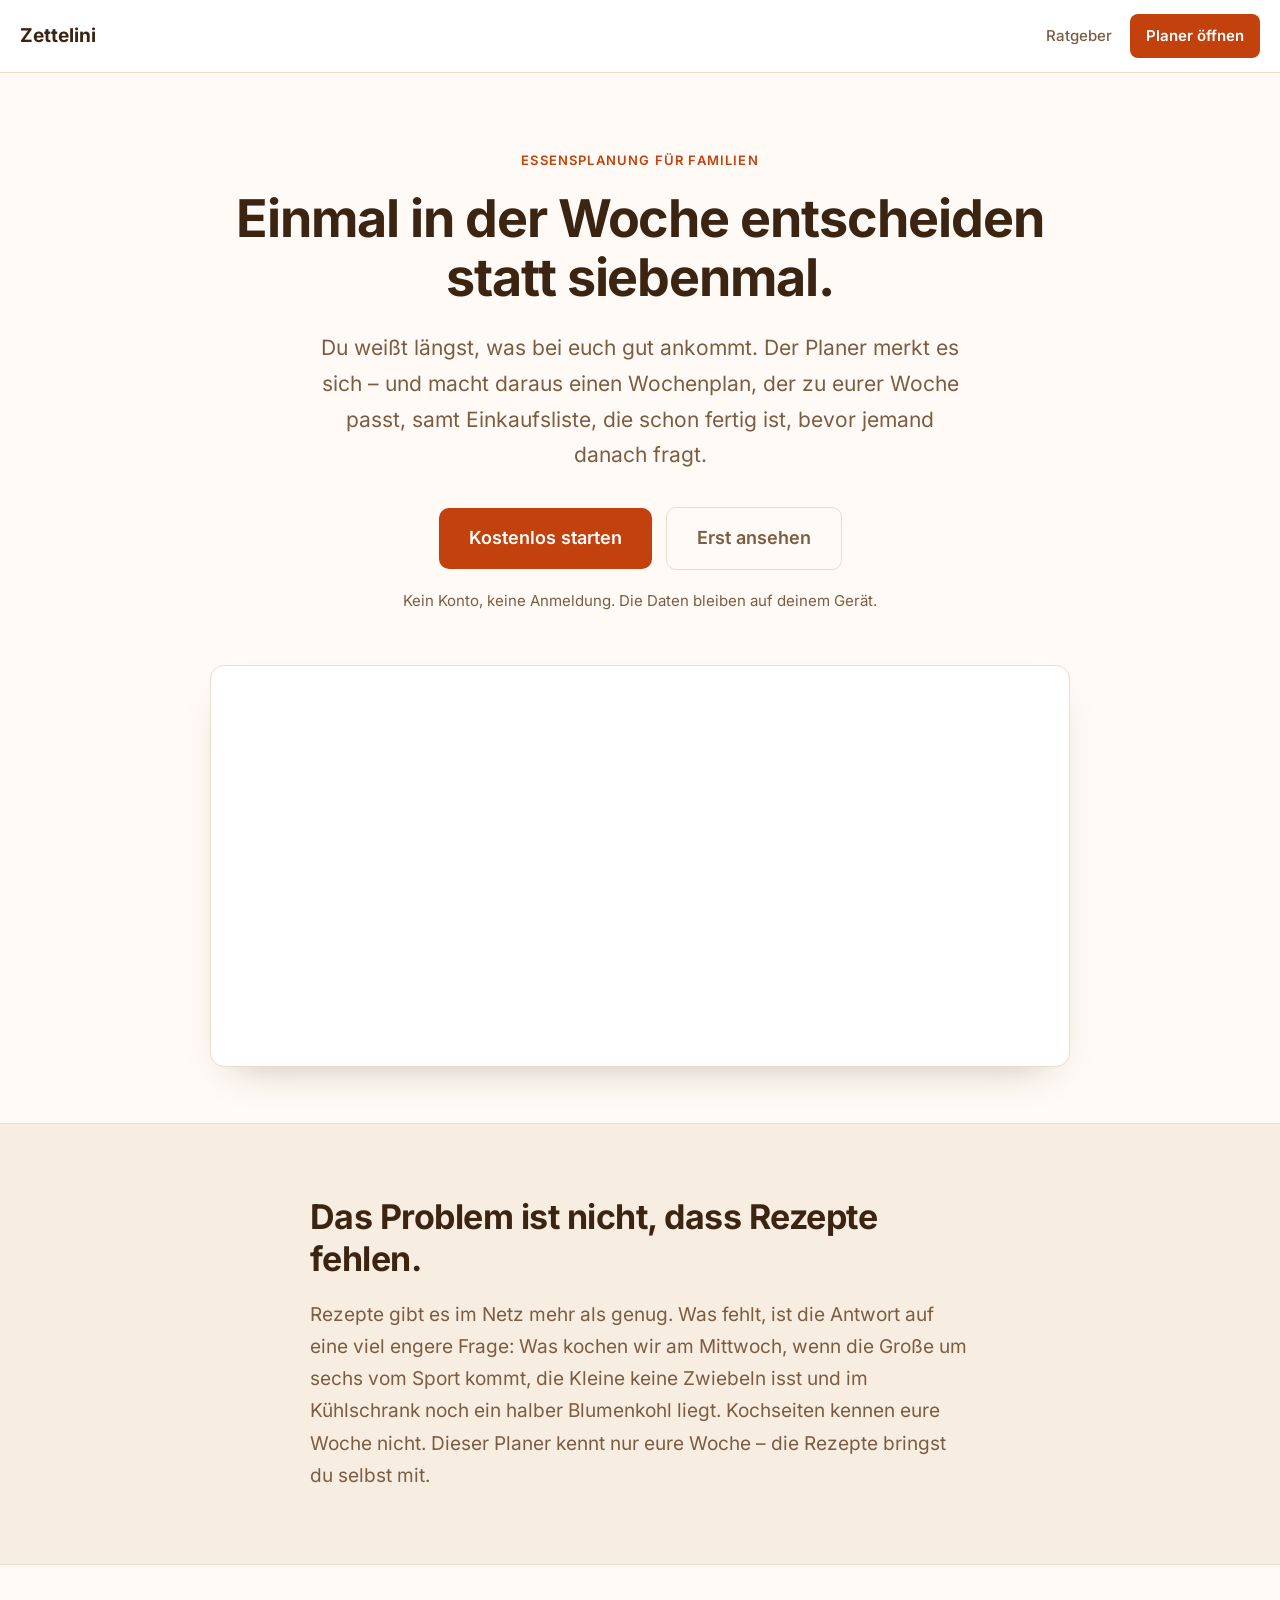
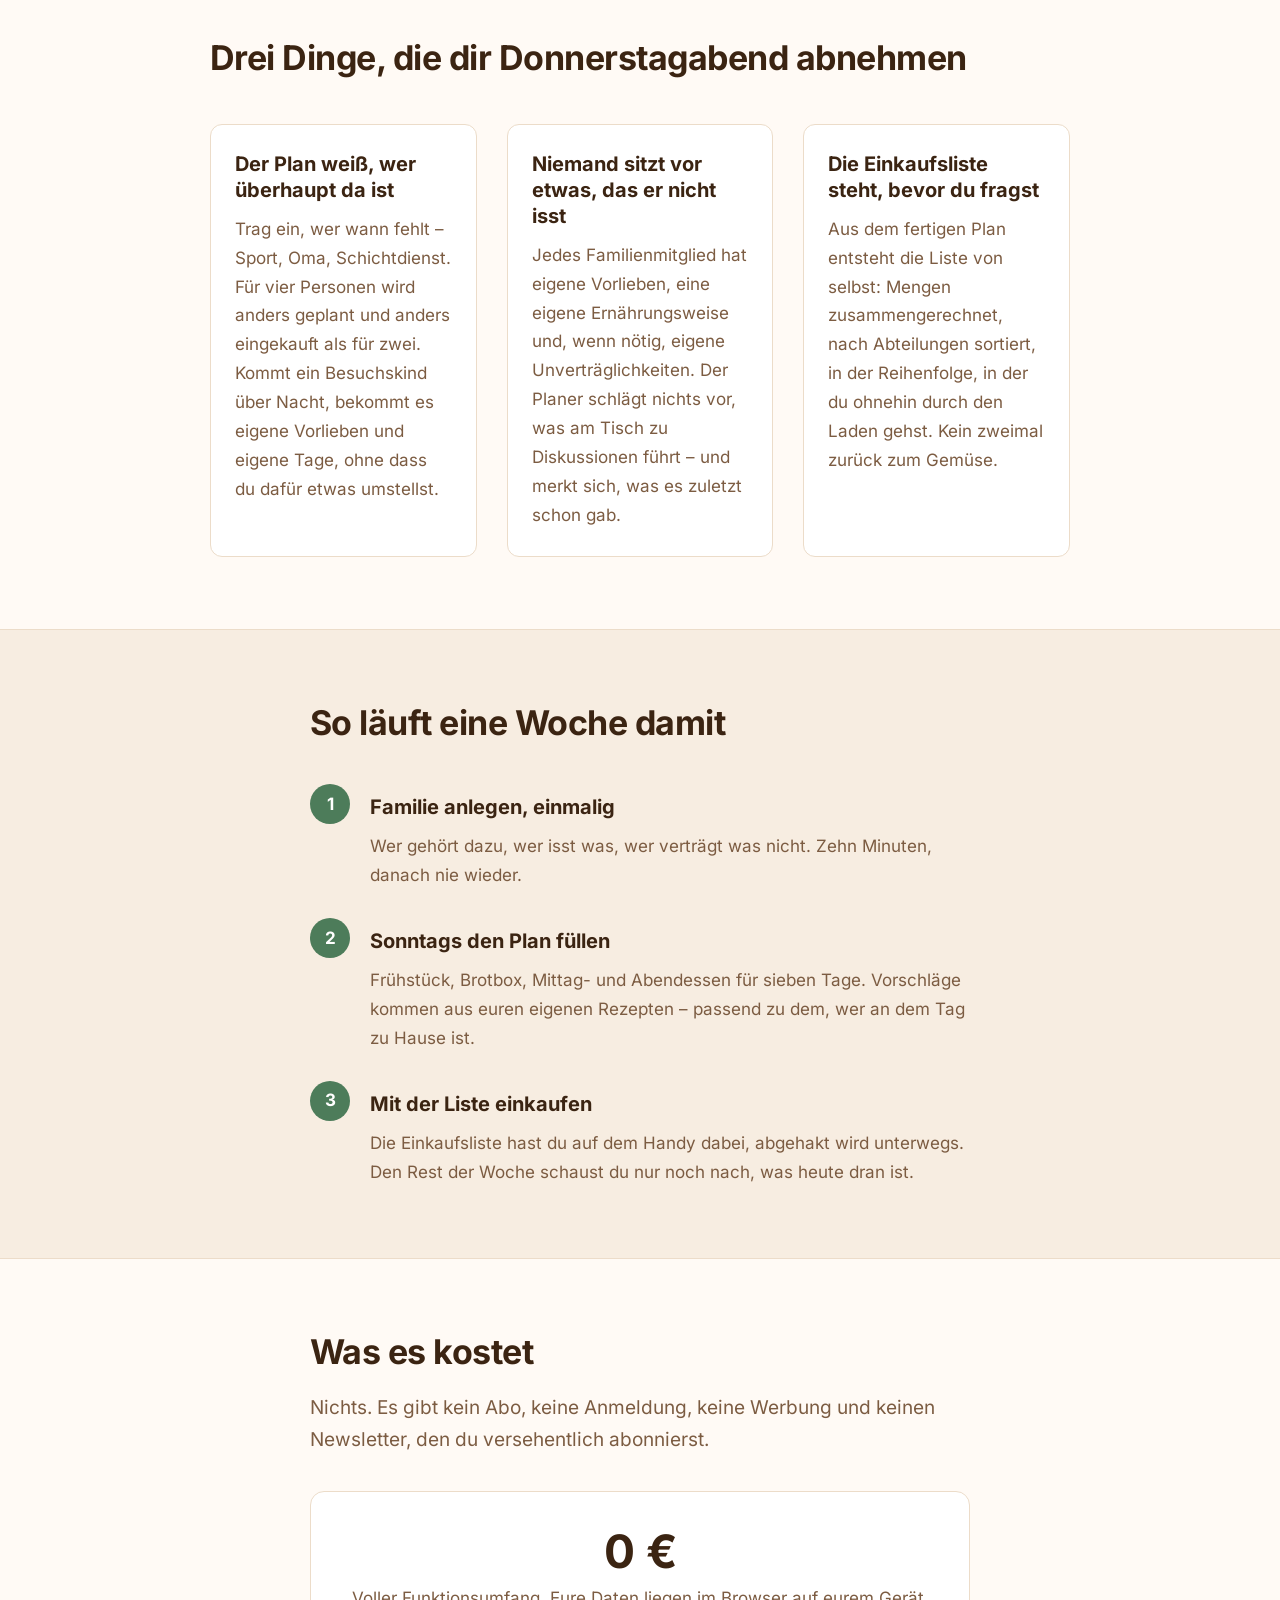
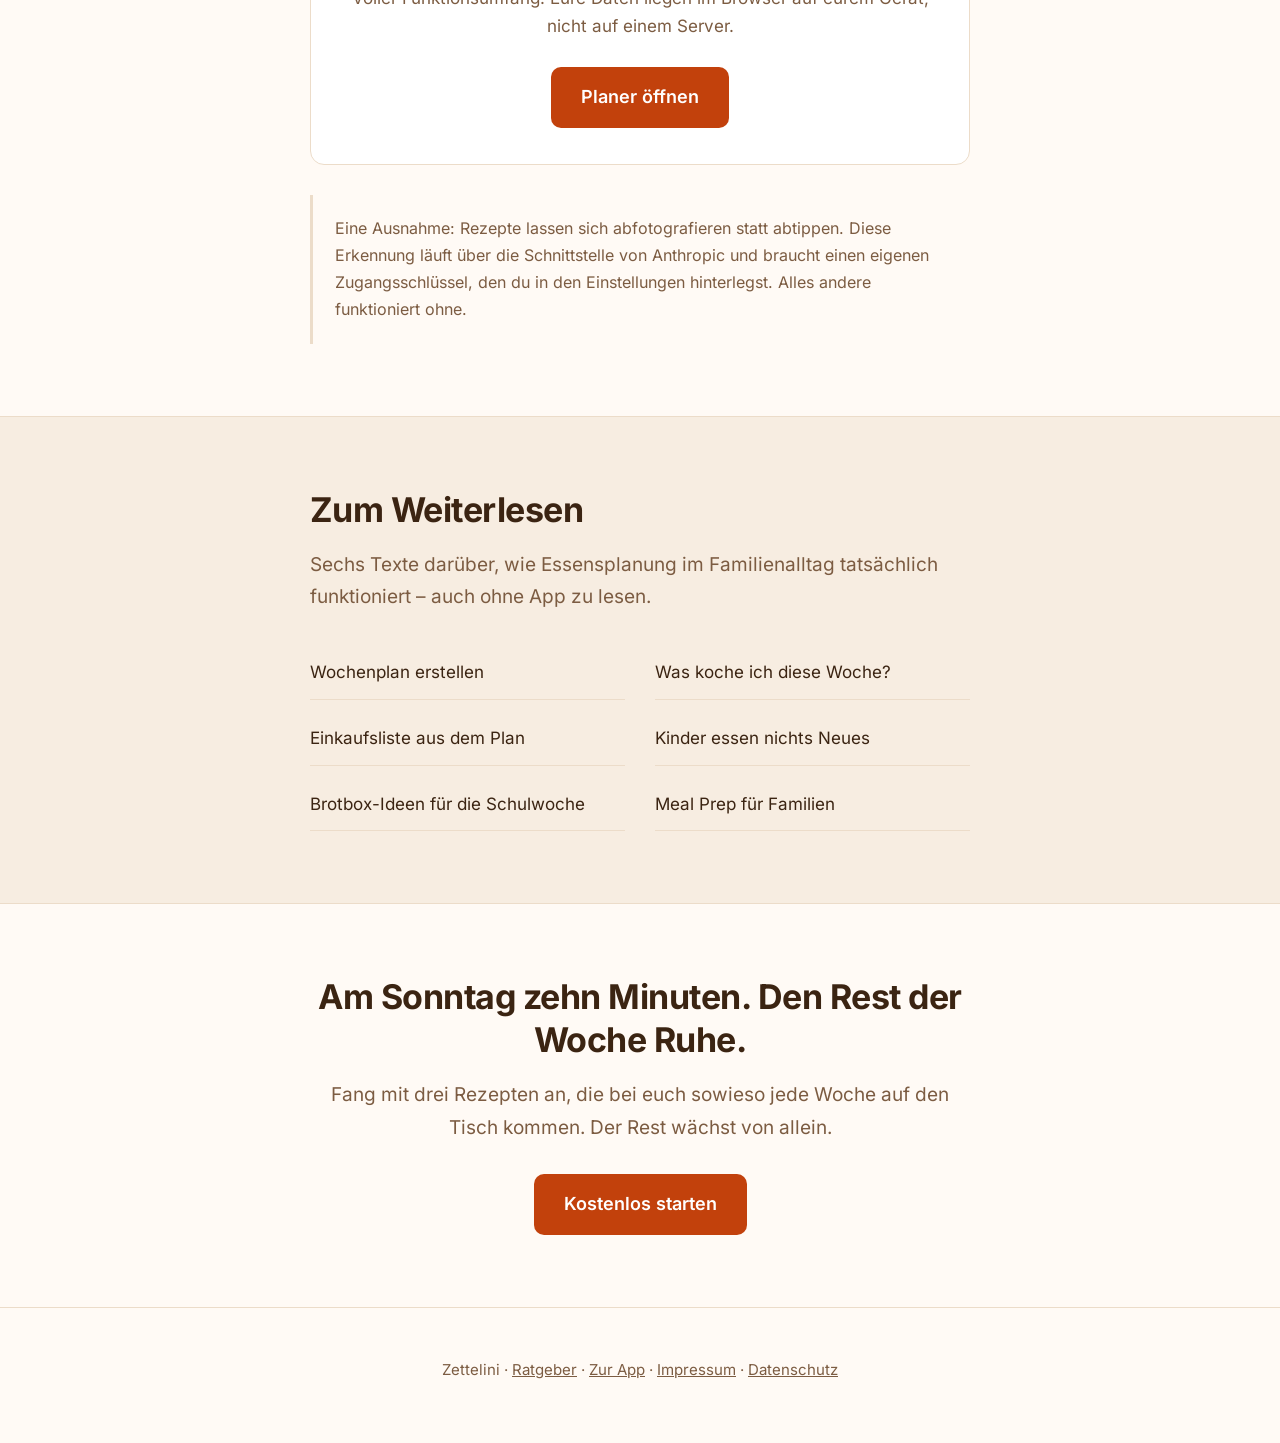
<file: index.html>
<!DOCTYPE html>
<html lang="de">
<head>
<meta charset="utf-8">
<meta name="viewport" content="width=device-width, initial-scale=1">
<title>Zettelini – einmal in der Woche entscheiden statt siebenmal</title>
<meta name="description" content="Wochenplan fürs Familienessen: eigene Rezepte, Vorlieben der Familie, wer wann da ist – die Einkaufsliste schreibt sich selbst. Kostenlos, ohne Konto.">
<link rel="canonical" href="https://zettelini.de/">

<meta property="og:type" content="website">
<meta property="og:title" content="Zettelini – einmal in der Woche entscheiden statt siebenmal">
<meta property="og:description" content="Wochenplan fürs Familienessen: eigene Rezepte, Vorlieben jedes Familienmitglieds, wer wann da ist – und eine Einkaufsliste, die sich von selbst schreibt.">
<meta property="og:url" content="https://zettelini.de/">
<meta property="og:locale" content="de_DE">
<meta property="og:image" content="https://zettelini.de/bilder/vorschau.jpeg">
<meta property="og:image:width" content="2560">
<meta property="og:image:height" content="1192">
<meta property="og:image:alt" content="Wochenplan an einer Kühlschranktür: für jeden Tag ein farbiger Zettel mit Frühstück, Brotbox, Mittag- und Abendessen.">
<meta name="twitter:card" content="summary_large_image">
<meta name="twitter:image" content="https://zettelini.de/bilder/vorschau.jpeg">

<link rel="stylesheet" href="./schriften/schriften.css">

<script type="application/ld+json">
{
  "@context": "https://schema.org",
  "@type": "WebApplication",
  "name": "Zettelini",
  "url": "https://zettelini.de/",
  "applicationCategory": "LifestyleApplication",
  "operatingSystem": "Web",
  "inLanguage": "de",
  "description": "Wochenplan fürs Familienessen mit eigenen Rezepten, Vorlieben je Familienmitglied, Anwesenheitskalender und automatischer Einkaufsliste.",
  "offers": { "@type": "Offer", "price": "0", "priceCurrency": "EUR" }
}
</script>

<style>
:root {
  --grund: #fffaf5;
  --text: #3b2412;
  --gedaempft: #7c5c42;
  --akzent: #c2410c;
  --gruen: #4d7c5a;
  --linie: #ecdcc9;
  --karte: #ffffff;
  --warm: #f7ede1;
}

* { box-sizing: border-box; }

html { scroll-behavior: smooth; }

body {
  margin: 0;
  background: var(--grund);
  color: var(--text);
  font-family: 'Inter', 'Segoe UI', system-ui, sans-serif;
  font-size: 18px;
  line-height: 1.7;
  -webkit-font-smoothing: antialiased;
}

img { max-width: 100%; height: auto; display: block; }

a { color: var(--akzent); }

.nav {
  display: flex;
  justify-content: space-between;
  align-items: center;
  gap: 16px;
  padding: 14px 20px;
  border-bottom: 1px solid var(--linie);
  background: var(--karte);
  position: sticky;
  top: 0;
  z-index: 10;
}

.nav-brand {
  font-weight: 700;
  font-size: 19px;
  color: var(--text);
  text-decoration: none;
}

.nav-rechts { display: flex; align-items: center; gap: 18px; }

.nav-link {
  color: var(--gedaempft);
  text-decoration: none;
  font-size: 15px;
  font-weight: 500;
}

.nav-link:hover { color: var(--text); }

.nav-cta {
  background: var(--akzent);
  color: #fff;
  text-decoration: none;
  font-weight: 600;
  font-size: 15px;
  padding: 9px 16px;
  border-radius: 8px;
  white-space: nowrap;
}

.wrap { max-width: 900px; margin: 0 auto; padding: 0 20px; }
.schmal { max-width: 700px; margin: 0 auto; padding: 0 20px; }

section { padding: 72px 0; }

.hero { padding: 76px 0 56px; text-align: center; }

.slogan {
  text-transform: uppercase;
  letter-spacing: 0.09em;
  font-size: 13px;
  font-weight: 600;
  color: var(--akzent);
  margin: 0 0 18px;
}

h1 {
  font-size: clamp(32px, 6vw, 52px);
  line-height: 1.15;
  letter-spacing: -0.02em;
  margin: 0 0 22px;
  font-weight: 700;
}

.sub {
  font-size: clamp(18px, 2.4vw, 21px);
  color: var(--gedaempft);
  max-width: 640px;
  margin: 0 auto 34px;
}

.cta-reihe {
  display: flex;
  flex-wrap: wrap;
  gap: 14px;
  justify-content: center;
  align-items: center;
}

.knopf {
  background: var(--akzent);
  color: #fff;
  text-decoration: none;
  font-weight: 600;
  font-size: 18px;
  padding: 15px 30px;
  border-radius: 10px;
  display: inline-block;
}

.knopf:hover { background: #a83609; }

.knopf-leise {
  background: transparent;
  color: var(--gedaempft);
  border: 1px solid var(--linie);
}

.knopf-leise:hover { background: var(--warm); color: var(--text); }

.kleintext {
  font-size: 15px;
  color: var(--gedaempft);
  margin: 18px 0 0;
}

.schirm {
  margin: 52px auto 0;
  max-width: 940px;
  border: 1px solid var(--linie);
  border-radius: 14px;
  overflow: hidden;
  background: var(--karte);
  box-shadow: 0 18px 40px -24px rgba(59, 36, 18, 0.35);
}

.schirm img { width: 100%; height: auto; }

.band { background: var(--warm); border-block: 1px solid var(--linie); }

h2 {
  font-size: clamp(26px, 4vw, 34px);
  line-height: 1.25;
  letter-spacing: -0.015em;
  margin: 0 0 18px;
  font-weight: 700;
}

.abschnitt-text { font-size: 19px; color: var(--gedaempft); margin: 0; }

.nutzen { display: grid; gap: 26px; margin-top: 44px; }

@media (min-width: 720px) {
  .nutzen { grid-template-columns: repeat(3, 1fr); gap: 30px; }
}

.karte {
  background: var(--karte);
  border: 1px solid var(--linie);
  border-radius: 12px;
  padding: 26px 24px;
}

.karte h3 {
  font-size: 20px;
  line-height: 1.3;
  margin: 0 0 12px;
  font-weight: 650;
}

.karte p { margin: 0; font-size: 17px; color: var(--gedaempft); }

.schritte { counter-reset: schritt; margin-top: 40px; display: grid; gap: 28px; }

.schritt { display: flex; gap: 20px; align-items: flex-start; }

.schritt-zahl {
  counter-increment: schritt;
  flex: 0 0 auto;
  width: 40px;
  height: 40px;
  border-radius: 50%;
  background: var(--gruen);
  color: #fff;
  display: flex;
  align-items: center;
  justify-content: center;
  font-weight: 700;
  font-size: 17px;
}

.schritt-zahl::before { content: counter(schritt); }

.schritt h3 { margin: 6px 0 8px; font-size: 20px; font-weight: 650; }
.schritt p { margin: 0; color: var(--gedaempft); font-size: 17px; }

.preis {
  background: var(--karte);
  border: 1px solid var(--linie);
  border-radius: 14px;
  padding: 36px 30px;
  text-align: center;
  margin-top: 34px;
}

.preis-zahl { font-size: 46px; font-weight: 700; line-height: 1; margin: 0 0 10px; }
.preis-zeile { color: var(--gedaempft); margin: 0 0 26px; font-size: 17px; }

.hinweis {
  margin-top: 30px;
  padding: 20px 22px;
  border-left: 3px solid var(--linie);
  color: var(--gedaempft);
  font-size: 16px;
}

.hinweis p { margin: 0; }

.artikel-liste { list-style: none; padding: 0; margin: 32px 0 0; display: grid; gap: 12px; }

@media (min-width: 720px) {
  .artikel-liste { grid-template-columns: 1fr 1fr; gap: 12px 30px; }
}

.artikel-liste a {
  text-decoration: none;
  color: var(--text);
  border-bottom: 1px solid var(--linie);
  display: block;
  padding: 12px 0;
  font-size: 17px;
}

.artikel-liste a:hover { color: var(--akzent); }

.schluss { text-align: center; }

footer {
  border-top: 1px solid var(--linie);
  padding: 34px 20px 46px;
  text-align: center;
  color: var(--gedaempft);
  font-size: 15px;
}

footer a { color: var(--gedaempft); }
</style>
<script defer src="./zaehler.js"></script>
</head>
<body>

<nav class="nav">
  <a class="nav-brand" href="./">Zettelini</a>
  <div class="nav-rechts">
    <a class="nav-link" href="./ratgeber/">Ratgeber</a>
    <a class="nav-cta" href="./app/?von=start">Planer öffnen</a>
  </div>
</nav>

<header class="hero">
  <div class="wrap">
    <p class="slogan">Essensplanung für Familien</p>
    <h1>Einmal in der Woche entscheiden statt siebenmal.</h1>
    <p class="sub">
      Du weißt längst, was bei euch gut ankommt. Der Planer merkt es sich – und macht daraus
      einen Wochenplan, der zu eurer Woche passt, samt Einkaufsliste, die schon fertig ist,
      bevor jemand danach fragt.
    </p>
    <div class="cta-reihe">
      <a class="knopf" href="./app/?von=start">Kostenlos starten</a>
      <a class="knopf knopf-leise" href="#so-gehts">Erst ansehen</a>
    </div>
    <p class="kleintext">Kein Konto, keine Anmeldung. Die Daten bleiben auf deinem Gerät.</p>

    <figure class="schirm">
      <picture>
        <source media="(max-width: 680px)" srcset="./bilder/wochenplan-mobil.webp" width="1000" height="1080">
        <img src="./bilder/wochenplan.webp" width="2560" height="1192" loading="eager" decoding="async"
             alt="Eine geplante Woche in Zettelini: an einer Kühlschranktür hängt für jeden Wochentag ein farbiger Zettel mit Frühstück, Brotbox, Mittag- und Abendessen, darunter jeweils die Kürzel der Familienmitglieder, die mitessen.">
      </picture>
    </figure>
  </div>
</header>

<section class="band">
  <div class="schmal">
    <h2>Das Problem ist nicht, dass Rezepte fehlen.</h2>
    <p class="abschnitt-text">
      Rezepte gibt es im Netz mehr als genug. Was fehlt, ist die Antwort auf eine viel engere Frage:
      Was kochen wir am Mittwoch, wenn die Große um sechs vom Sport kommt, die Kleine keine Zwiebeln
      isst und im Kühlschrank noch ein halber Blumenkohl liegt. Kochseiten kennen eure Woche nicht.
      Dieser Planer kennt nur eure Woche – die Rezepte bringst du selbst mit.
    </p>
  </div>
</section>

<section>
  <div class="wrap">
    <h2>Drei Dinge, die dir Donnerstagabend abnehmen</h2>
    <div class="nutzen">
      <div class="karte">
        <h3>Der Plan weiß, wer überhaupt da ist</h3>
        <p>
          Trag ein, wer wann fehlt – Sport, Oma, Schichtdienst. Für vier Personen wird anders
          geplant und anders eingekauft als für zwei. Kommt ein Besuchskind über Nacht, bekommt es
          eigene Vorlieben und eigene Tage, ohne dass du dafür etwas umstellst.
        </p>
      </div>
      <div class="karte">
        <h3>Niemand sitzt vor etwas, das er nicht isst</h3>
        <p>
          Jedes Familienmitglied hat eigene Vorlieben, eine eigene Ernährungsweise und, wenn nötig,
          eigene Unverträglichkeiten. Der Planer schlägt nichts vor, was am Tisch zu Diskussionen
          führt – und merkt sich, was es zuletzt schon gab.
        </p>
      </div>
      <div class="karte">
        <h3>Die Einkaufsliste steht, bevor du fragst</h3>
        <p>
          Aus dem fertigen Plan entsteht die Liste von selbst: Mengen zusammengerechnet, nach
          Abteilungen sortiert, in der Reihenfolge, in der du ohnehin durch den Laden gehst.
          Kein zweimal zurück zum Gemüse.
        </p>
      </div>
    </div>
  </div>
</section>

<section class="band" id="so-gehts">
  <div class="schmal">
    <h2>So läuft eine Woche damit</h2>
    <div class="schritte">
      <div class="schritt">
        <div class="schritt-zahl"></div>
        <div>
          <h3>Familie anlegen, einmalig</h3>
          <p>
            Wer gehört dazu, wer isst was, wer verträgt was nicht. Zehn Minuten, danach nie wieder.
          </p>
        </div>
      </div>
      <div class="schritt">
        <div class="schritt-zahl"></div>
        <div>
          <h3>Sonntags den Plan füllen</h3>
          <p>
            Frühstück, Brotbox, Mittag- und Abendessen für sieben Tage. Vorschläge kommen aus euren
            eigenen Rezepten – passend zu dem, wer an dem Tag zu Hause ist.
          </p>
        </div>
      </div>
      <div class="schritt">
        <div class="schritt-zahl"></div>
        <div>
          <h3>Mit der Liste einkaufen</h3>
          <p>
            Die Einkaufsliste hast du auf dem Handy dabei, abgehakt wird unterwegs. Den Rest der
            Woche schaust du nur noch nach, was heute dran ist.
          </p>
        </div>
      </div>
    </div>
  </div>
</section>

<section>
  <div class="schmal">
    <h2>Was es kostet</h2>
    <p class="abschnitt-text">
      Nichts. Es gibt kein Abo, keine Anmeldung, keine Werbung und keinen Newsletter, den du
      versehentlich abonnierst.
    </p>
    <div class="preis">
      <p class="preis-zahl">0 €</p>
      <p class="preis-zeile">
        Voller Funktionsumfang. Eure Daten liegen im Browser auf eurem Gerät, nicht auf einem Server.
      </p>
      <a class="knopf" href="./app/?von=start">Planer öffnen</a>
    </div>
    <div class="hinweis">
      <p>
        Eine Ausnahme: Rezepte lassen sich abfotografieren statt abtippen. Diese Erkennung läuft
        über die Schnittstelle von Anthropic und braucht einen eigenen Zugangsschlüssel, den du in
        den Einstellungen hinterlegst. Alles andere funktioniert ohne.
      </p>
    </div>
  </div>
</section>

<section class="band">
  <div class="schmal">
    <h2>Zum Weiterlesen</h2>
    <p class="abschnitt-text">
      Sechs Texte darüber, wie Essensplanung im Familienalltag tatsächlich funktioniert – auch
      ohne App zu lesen.
    </p>
    <ul class="artikel-liste">
      <li><a href="./ratgeber/wochenplan-erstellen/">Wochenplan erstellen</a></li>
      <li><a href="./ratgeber/was-koche-ich-diese-woche/">Was koche ich diese Woche?</a></li>
      <li><a href="./ratgeber/einkaufsliste-erstellen/">Einkaufsliste aus dem Plan</a></li>
      <li><a href="./ratgeber/kinder-essen-nichts-neues/">Kinder essen nichts Neues</a></li>
      <li><a href="./ratgeber/brotbox-ideen/">Brotbox-Ideen für die Schulwoche</a></li>
      <li><a href="./ratgeber/meal-prep-familie/">Meal Prep für Familien</a></li>
    </ul>
  </div>
</section>

<section class="schluss">
  <div class="schmal">
    <h2>Am Sonntag zehn Minuten. Den Rest der Woche Ruhe.</h2>
    <p class="abschnitt-text" style="margin-bottom: 30px;">
      Fang mit drei Rezepten an, die bei euch sowieso jede Woche auf den Tisch kommen.
      Der Rest wächst von allein.
    </p>
    <a class="knopf" href="./app/?von=start">Kostenlos starten</a>
  </div>
</section>

<footer>
  <p>
    Zettelini · <a href="./ratgeber/">Ratgeber</a> · <a href="./app/?von=start">Zur App</a> · <a href="./impressum/">Impressum</a> · <a href="./datenschutz/">Datenschutz</a>
  </p>
</footer>

</body>
</html>
</file>
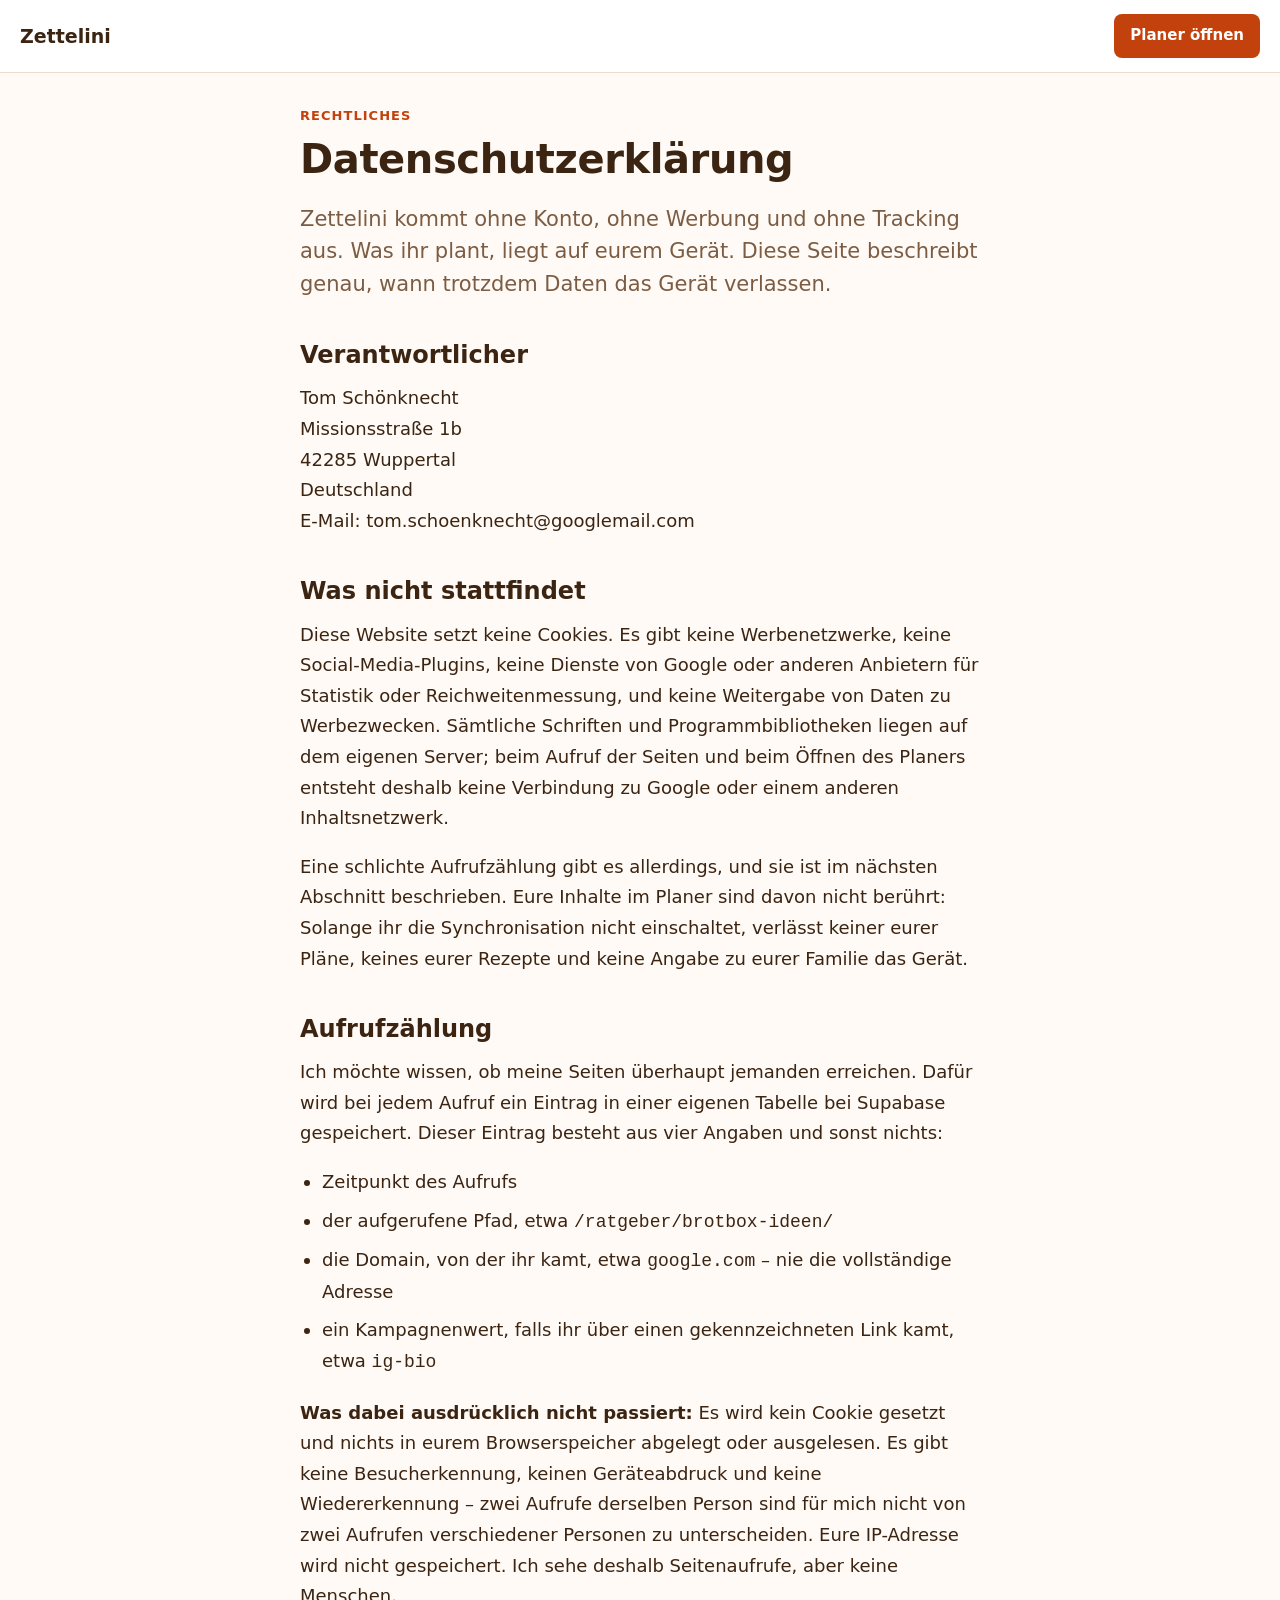
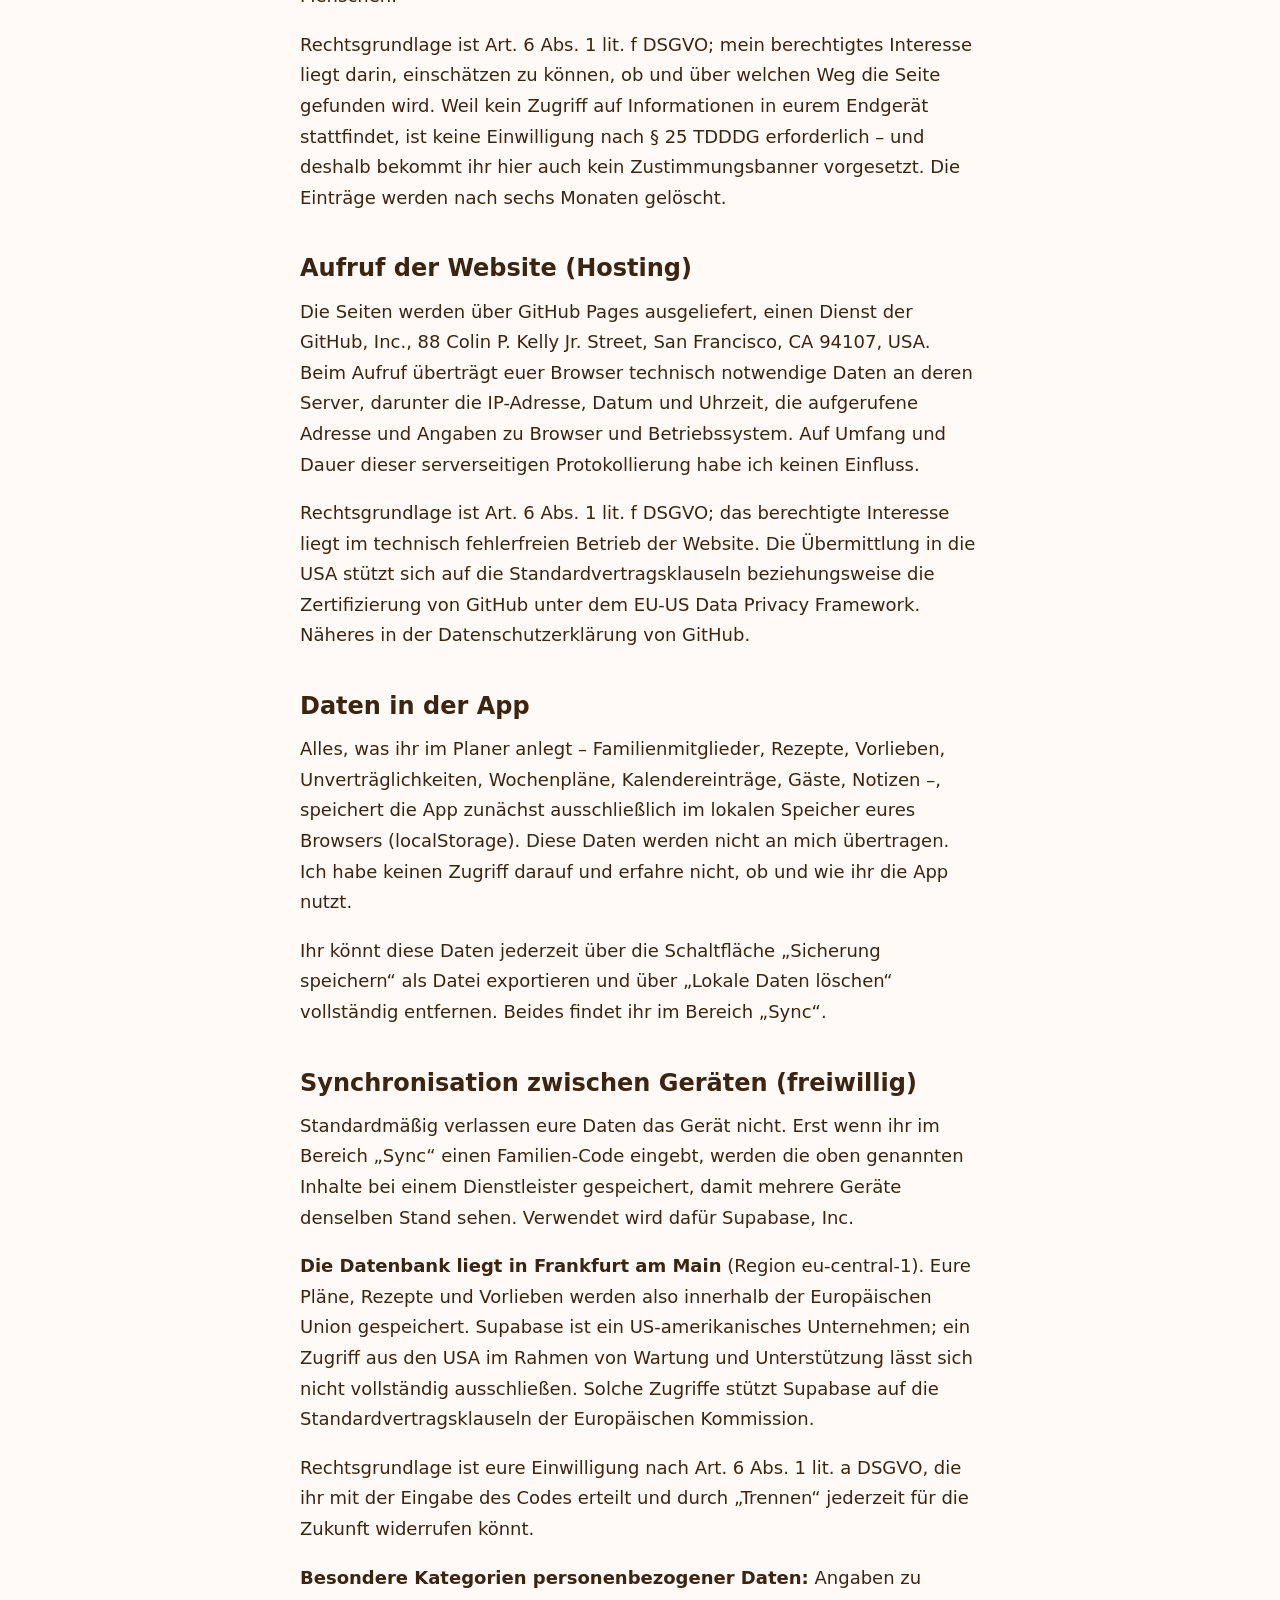
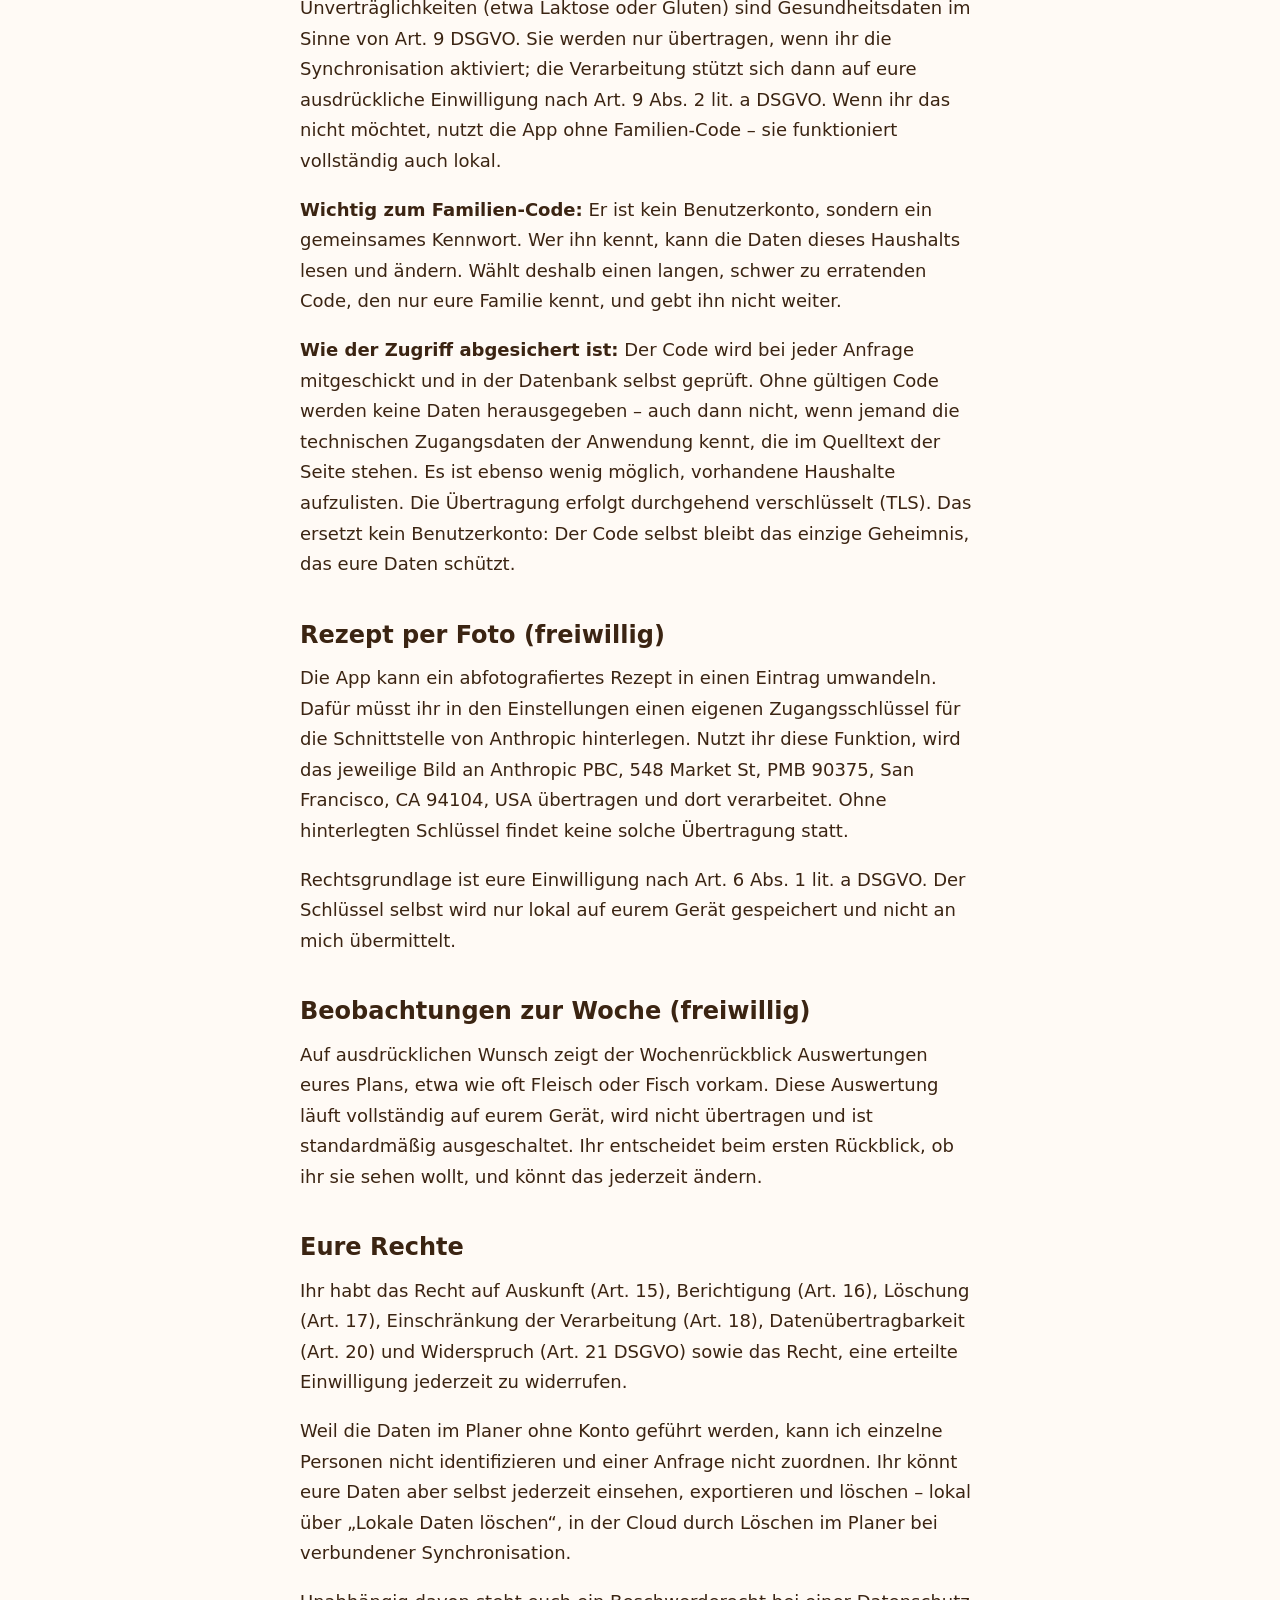
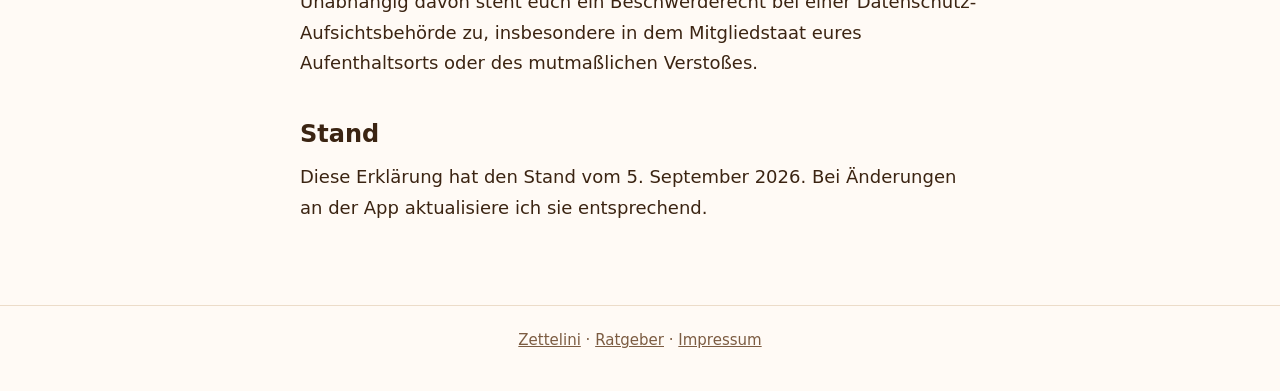
<file: datenschutz/index.html>
<!DOCTYPE html>
<html lang="de">
<head>
<meta charset="UTF-8">
<meta name="viewport" content="width=device-width, initial-scale=1.0">
<title>Datenschutzerklärung | Zettelini</title>
<meta name="description" content="Welche Daten Zettelini verarbeitet: was auf dem Gerät bleibt, was bei aktivierter Synchronisation übertragen wird, und was nicht stattfindet.">
<meta name="robots" content="noindex, follow">
<meta property="og:type" content="website">
<meta property="og:site_name" content="Zettelini">
<meta property="og:locale" content="de_DE">
<meta property="og:url" content="https://zettelini.de/datenschutz/">
<meta property="og:title" content="Datenschutzerklärung | Zettelini">
<link rel="canonical" href="https://zettelini.de/datenschutz/">
<link rel="stylesheet" href="../ratgeber/ratgeber.css">
<script defer src="../zaehler.js"></script>
</head>
<body>

<header class="nav">
  <a class="nav-brand" href="../">Zettelini</a>
  <a class="nav-cta" href="../app/">Planer öffnen</a>
</header>
<div class="wrap">
<article>
  <div class="eyebrow">Rechtliches</div>
  <h1>Datenschutzerklärung</h1>

  <p class="lead">
    Zettelini kommt ohne Konto, ohne Werbung und ohne Tracking aus. Was ihr plant, liegt auf eurem
    Gerät. Diese Seite beschreibt genau, wann trotzdem Daten das Gerät verlassen.
  </p>

  <h2>Verantwortlicher</h2>
  <p>
    Tom Schönknecht<br>
    Missionsstraße 1b<br>
    42285 Wuppertal<br>
    Deutschland<br>
    E-Mail: tom.schoenknecht@googlemail.com
  </p>

  <h2>Was nicht stattfindet</h2>
  <p>
    Diese Website setzt keine Cookies. Es gibt keine Werbenetzwerke, keine Social-Media-Plugins,
    keine Dienste von Google oder anderen Anbietern für Statistik oder Reichweitenmessung, und keine
    Weitergabe von Daten zu Werbezwecken. Sämtliche Schriften und Programmbibliotheken liegen auf dem
    eigenen Server; beim Aufruf der Seiten und beim Öffnen des Planers entsteht deshalb keine
    Verbindung zu Google oder einem anderen Inhaltsnetzwerk.
  </p>
  <p>
    Eine schlichte Aufrufzählung gibt es allerdings, und sie ist im nächsten Abschnitt beschrieben.
    Eure Inhalte im Planer sind davon nicht berührt: Solange ihr die Synchronisation nicht
    einschaltet, verlässt keiner eurer Pläne, keines eurer Rezepte und keine Angabe zu eurer Familie
    das Gerät.
  </p>

  <h2>Aufrufzählung</h2>
  <p>
    Ich möchte wissen, ob meine Seiten überhaupt jemanden erreichen. Dafür wird bei jedem Aufruf ein
    Eintrag in einer eigenen Tabelle bei Supabase gespeichert. Dieser Eintrag besteht aus vier
    Angaben und sonst nichts:
  </p>
  <ul>
    <li>Zeitpunkt des Aufrufs</li>
    <li>der aufgerufene Pfad, etwa <code>/ratgeber/brotbox-ideen/</code></li>
    <li>die Domain, von der ihr kamt, etwa <code>google.com</code> – nie die vollständige Adresse</li>
    <li>ein Kampagnenwert, falls ihr über einen gekennzeichneten Link kamt, etwa <code>ig-bio</code></li>
  </ul>
  <p>
    <strong>Was dabei ausdrücklich nicht passiert:</strong> Es wird kein Cookie gesetzt und nichts in
    eurem Browserspeicher abgelegt oder ausgelesen. Es gibt keine Besucherkennung, keinen
    Geräteabdruck und keine Wiedererkennung – zwei Aufrufe derselben Person sind für mich nicht von
    zwei Aufrufen verschiedener Personen zu unterscheiden. Eure IP-Adresse wird nicht gespeichert.
    Ich sehe deshalb Seitenaufrufe, aber keine Menschen.
  </p>
  <p>
    Rechtsgrundlage ist Art. 6 Abs. 1 lit. f DSGVO; mein berechtigtes Interesse liegt darin,
    einschätzen zu können, ob und über welchen Weg die Seite gefunden wird. Weil kein Zugriff auf
    Informationen in eurem Endgerät stattfindet, ist keine Einwilligung nach § 25 TDDDG erforderlich
    – und deshalb bekommt ihr hier auch kein Zustimmungsbanner vorgesetzt. Die Einträge werden nach
    sechs Monaten gelöscht.
  </p>

  <h2>Aufruf der Website (Hosting)</h2>
  <p>
    Die Seiten werden über GitHub Pages ausgeliefert, einen Dienst der GitHub, Inc., 88 Colin P.
    Kelly Jr. Street, San Francisco, CA 94107, USA. Beim Aufruf überträgt euer Browser technisch
    notwendige Daten an deren Server, darunter die IP-Adresse, Datum und Uhrzeit, die aufgerufene
    Adresse und Angaben zu Browser und Betriebssystem. Auf Umfang und Dauer dieser serverseitigen
    Protokollierung habe ich keinen Einfluss.
  </p>
  <p>
    Rechtsgrundlage ist Art. 6 Abs. 1 lit. f DSGVO; das berechtigte Interesse liegt im technisch
    fehlerfreien Betrieb der Website. Die Übermittlung in die USA stützt sich auf die
    Standardvertragsklauseln beziehungsweise die Zertifizierung von GitHub unter dem EU-US Data
    Privacy Framework. Näheres in der Datenschutzerklärung von GitHub.
  </p>

  <h2>Daten in der App</h2>
  <p>
    Alles, was ihr im Planer anlegt – Familienmitglieder, Rezepte, Vorlieben, Unverträglichkeiten,
    Wochenpläne, Kalendereinträge, Gäste, Notizen –, speichert die App zunächst ausschließlich im
    lokalen Speicher eures Browsers (localStorage). Diese Daten werden nicht an mich übertragen. Ich
    habe keinen Zugriff darauf und erfahre nicht, ob und wie ihr die App nutzt.
  </p>
  <p>
    Ihr könnt diese Daten jederzeit über die Schaltfläche „Sicherung speichern“ als Datei
    exportieren und über „Lokale Daten löschen“ vollständig entfernen. Beides findet ihr im Bereich
    „Sync“.
  </p>

  <h2>Synchronisation zwischen Geräten (freiwillig)</h2>
  <p>
    Standardmäßig verlassen eure Daten das Gerät nicht. Erst wenn ihr im Bereich „Sync“ einen
    Familien-Code eingebt, werden die oben genannten Inhalte bei einem Dienstleister gespeichert,
    damit mehrere Geräte denselben Stand sehen. Verwendet wird dafür Supabase, Inc.
  </p>
  <p>
    <strong>Die Datenbank liegt in Frankfurt am Main</strong> (Region eu-central-1). Eure Pläne,
    Rezepte und Vorlieben werden also innerhalb der Europäischen Union gespeichert. Supabase ist ein
    US-amerikanisches Unternehmen; ein Zugriff aus den USA im Rahmen von Wartung und Unterstützung
    lässt sich nicht vollständig ausschließen. Solche Zugriffe stützt Supabase auf die
    Standardvertragsklauseln der Europäischen Kommission.
  </p>
  <p>
    Rechtsgrundlage ist eure Einwilligung nach Art. 6 Abs. 1 lit. a DSGVO, die ihr mit der Eingabe
    des Codes erteilt und durch „Trennen“ jederzeit für die Zukunft widerrufen könnt.
  </p>
  <p>
    <strong>Besondere Kategorien personenbezogener Daten:</strong> Angaben zu Unverträglichkeiten
    (etwa Laktose oder Gluten) sind Gesundheitsdaten im Sinne von Art. 9 DSGVO. Sie werden nur
    übertragen, wenn ihr die Synchronisation aktiviert; die Verarbeitung stützt sich dann auf eure
    ausdrückliche Einwilligung nach Art. 9 Abs. 2 lit. a DSGVO. Wenn ihr das nicht möchtet, nutzt
    die App ohne Familien-Code – sie funktioniert vollständig auch lokal.
  </p>
  <p>
    <strong>Wichtig zum Familien-Code:</strong> Er ist kein Benutzerkonto, sondern ein gemeinsames
    Kennwort. Wer ihn kennt, kann die Daten dieses Haushalts lesen und ändern. Wählt deshalb einen
    langen, schwer zu erratenden Code, den nur eure Familie kennt, und gebt ihn nicht weiter.
  </p>
  <p>
    <strong>Wie der Zugriff abgesichert ist:</strong> Der Code wird bei jeder Anfrage mitgeschickt
    und in der Datenbank selbst geprüft. Ohne gültigen Code werden keine Daten herausgegeben – auch
    dann nicht, wenn jemand die technischen Zugangsdaten der Anwendung kennt, die im Quelltext der
    Seite stehen. Es ist ebenso wenig möglich, vorhandene Haushalte aufzulisten. Die Übertragung
    erfolgt durchgehend verschlüsselt (TLS). Das ersetzt kein Benutzerkonto: Der Code selbst bleibt
    das einzige Geheimnis, das eure Daten schützt.
  </p>

  <h2>Rezept per Foto (freiwillig)</h2>
  <p>
    Die App kann ein abfotografiertes Rezept in einen Eintrag umwandeln. Dafür müsst ihr in den
    Einstellungen einen eigenen Zugangsschlüssel für die Schnittstelle von Anthropic hinterlegen.
    Nutzt ihr diese Funktion, wird das jeweilige Bild an Anthropic PBC, 548 Market St, PMB 90375,
    San Francisco, CA 94104, USA übertragen und dort verarbeitet. Ohne hinterlegten Schlüssel findet
    keine solche Übertragung statt.
  </p>
  <p>
    Rechtsgrundlage ist eure Einwilligung nach Art. 6 Abs. 1 lit. a DSGVO. Der Schlüssel selbst wird
    nur lokal auf eurem Gerät gespeichert und nicht an mich übermittelt.
  </p>

  <h2>Beobachtungen zur Woche (freiwillig)</h2>
  <p>
    Auf ausdrücklichen Wunsch zeigt der Wochenrückblick Auswertungen eures Plans, etwa wie oft
    Fleisch oder Fisch vorkam. Diese Auswertung läuft vollständig auf eurem Gerät, wird nicht
    übertragen und ist standardmäßig ausgeschaltet. Ihr entscheidet beim ersten Rückblick, ob ihr sie
    sehen wollt, und könnt das jederzeit ändern.
  </p>

  <h2>Eure Rechte</h2>
  <p>
    Ihr habt das Recht auf Auskunft (Art. 15), Berichtigung (Art. 16), Löschung (Art. 17),
    Einschränkung der Verarbeitung (Art. 18), Datenübertragbarkeit (Art. 20) und Widerspruch
    (Art. 21 DSGVO) sowie das Recht, eine erteilte Einwilligung jederzeit zu widerrufen.
  </p>
  <p>
    Weil die Daten im Planer ohne Konto geführt werden, kann ich einzelne Personen nicht
    identifizieren und einer Anfrage nicht zuordnen. Ihr könnt eure Daten aber selbst jederzeit
    einsehen, exportieren und löschen – lokal über „Lokale Daten löschen“, in der Cloud durch
    Löschen im Planer bei verbundener Synchronisation.
  </p>
  <p>
    Unabhängig davon steht euch ein Beschwerderecht bei einer Datenschutz-Aufsichtsbehörde zu,
    insbesondere in dem Mitgliedstaat eures Aufenthaltsorts oder des mutmaßlichen Verstoßes.
  </p>

  <h2>Stand</h2>
  <p>
    Diese Erklärung hat den Stand vom 5. September 2026. Bei Änderungen an der App
    aktualisiere ich sie entsprechend.
  </p>
</article>
</div>

<footer>
  <a href="../">Zettelini</a> · <a href="../ratgeber/">Ratgeber</a> · <a href="../impressum/">Impressum</a>
</footer>

</body>
</html>
</file>
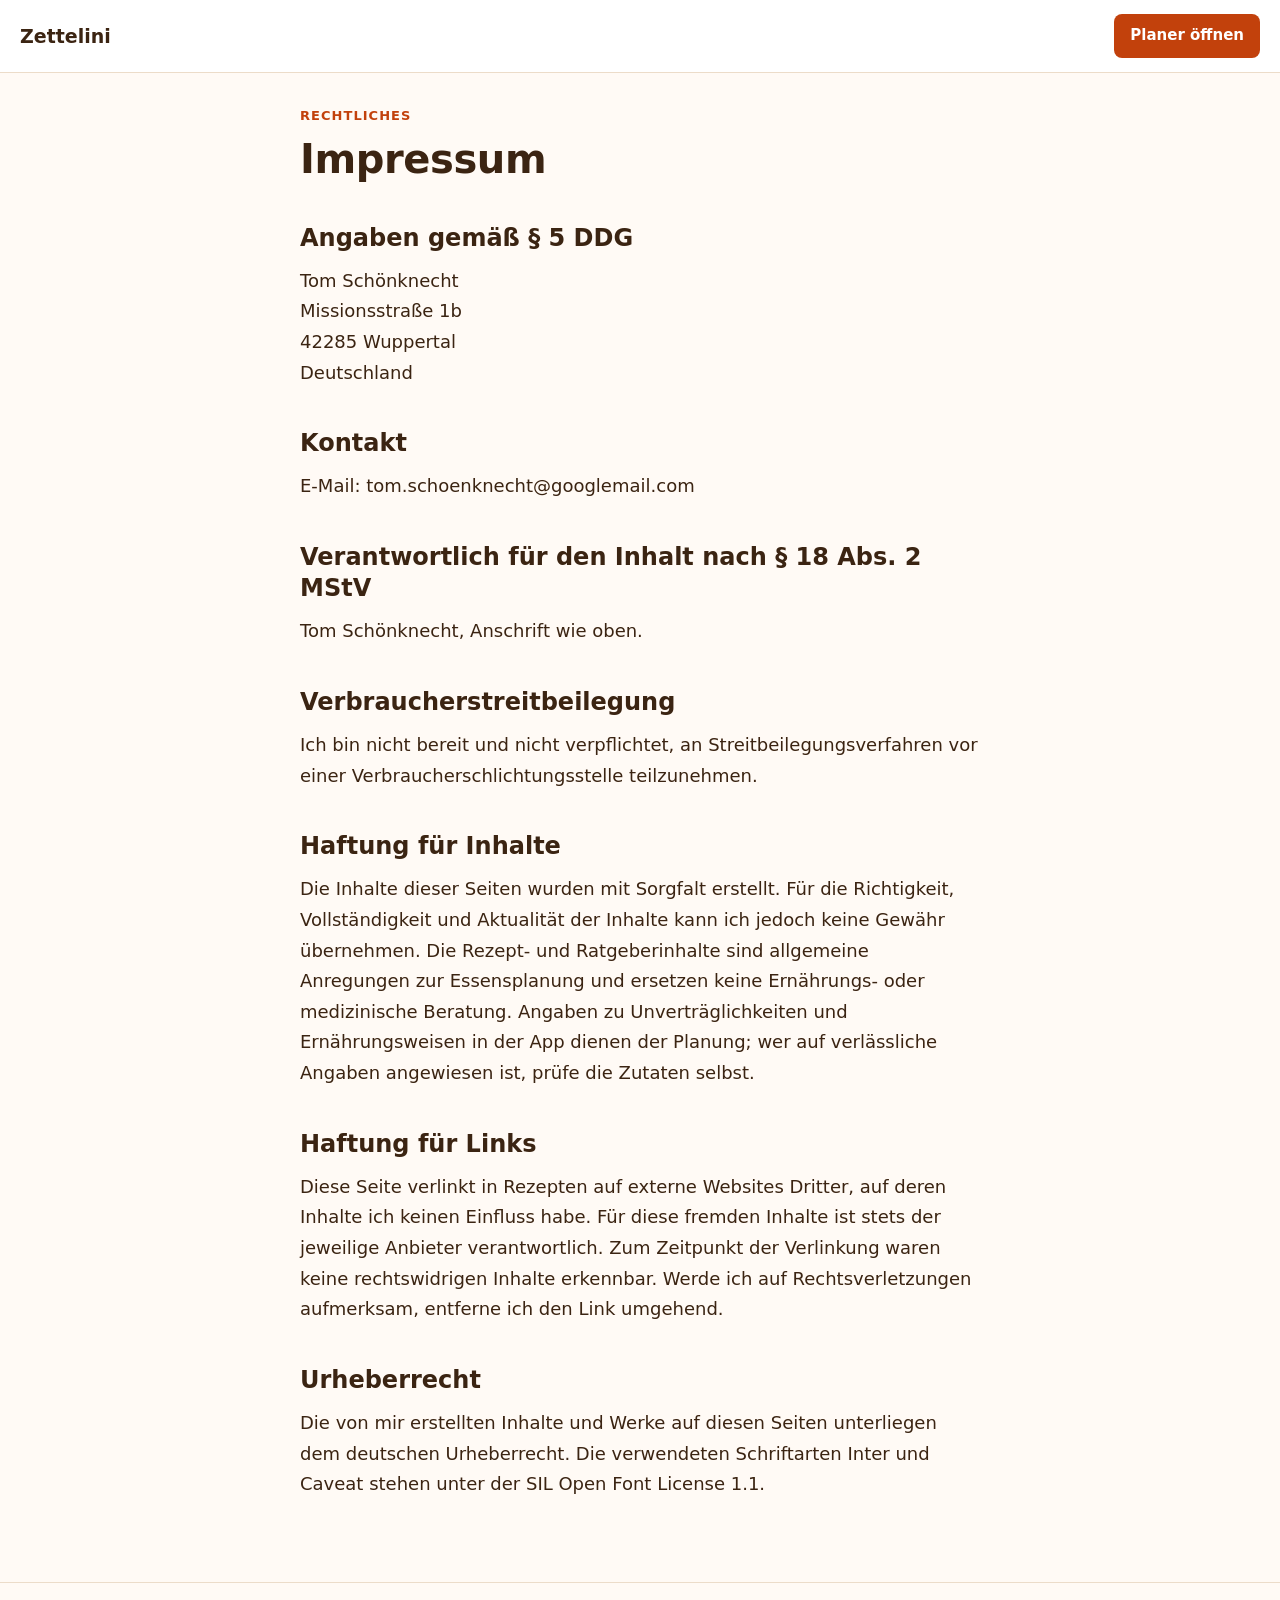
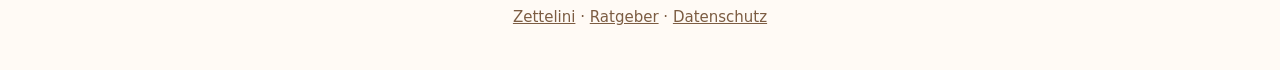
<file: impressum/index.html>
<!DOCTYPE html>
<html lang="de">
<head>
<meta charset="UTF-8">
<meta name="viewport" content="width=device-width, initial-scale=1.0">
<title>Impressum | Zettelini</title>
<meta name="description" content="Anbieterkennzeichnung nach § 5 DDG für zettelini.de.">
<meta name="robots" content="noindex, follow">
<meta property="og:type" content="website">
<meta property="og:site_name" content="Zettelini">
<meta property="og:locale" content="de_DE">
<meta property="og:url" content="https://zettelini.de/impressum/">
<meta property="og:title" content="Impressum | Zettelini">
<link rel="canonical" href="https://zettelini.de/impressum/">
<link rel="stylesheet" href="../ratgeber/ratgeber.css">
<script defer src="../zaehler.js"></script>
</head>
<body>

<header class="nav">
  <a class="nav-brand" href="../">Zettelini</a>
  <a class="nav-cta" href="../app/">Planer öffnen</a>
</header>
<div class="wrap">
<article>
  <div class="eyebrow">Rechtliches</div>
  <h1>Impressum</h1>

  <h2>Angaben gemäß § 5 DDG</h2>
  <p>
    Tom Schönknecht<br>
    Missionsstraße 1b<br>
    42285 Wuppertal<br>
    Deutschland
  </p>

  <h2>Kontakt</h2>
  <p>
    E-Mail: tom.schoenknecht@googlemail.com
  </p>

  <h2>Verantwortlich für den Inhalt nach § 18 Abs. 2 MStV</h2>
  <p>
    Tom Schönknecht, Anschrift wie oben.
  </p>

  <h2>Verbraucherstreitbeilegung</h2>
  <p>
    Ich bin nicht bereit und nicht verpflichtet, an Streitbeilegungsverfahren vor einer
    Verbraucherschlichtungsstelle teilzunehmen.
  </p>

  <h2>Haftung für Inhalte</h2>
  <p>
    Die Inhalte dieser Seiten wurden mit Sorgfalt erstellt. Für die Richtigkeit, Vollständigkeit und
    Aktualität der Inhalte kann ich jedoch keine Gewähr übernehmen. Die Rezept- und Ratgeberinhalte
    sind allgemeine Anregungen zur Essensplanung und ersetzen keine Ernährungs- oder medizinische
    Beratung. Angaben zu Unverträglichkeiten und Ernährungsweisen in der App dienen der Planung; wer
    auf verlässliche Angaben angewiesen ist, prüfe die Zutaten selbst.
  </p>

  <h2>Haftung für Links</h2>
  <p>
    Diese Seite verlinkt in Rezepten auf externe Websites Dritter, auf deren Inhalte ich keinen
    Einfluss habe. Für diese fremden Inhalte ist stets der jeweilige Anbieter verantwortlich. Zum
    Zeitpunkt der Verlinkung waren keine rechtswidrigen Inhalte erkennbar. Werde ich auf
    Rechtsverletzungen aufmerksam, entferne ich den Link umgehend.
  </p>

  <h2>Urheberrecht</h2>
  <p>
    Die von mir erstellten Inhalte und Werke auf diesen Seiten unterliegen dem deutschen
    Urheberrecht. Die verwendeten Schriftarten Inter und Caveat stehen unter der SIL Open Font
    License 1.1.
  </p>
</article>
</div>

<footer>
  <a href="../">Zettelini</a> · <a href="../ratgeber/">Ratgeber</a> · <a href="../datenschutz/">Datenschutz</a>
</footer>

</body>
</html>
</file>
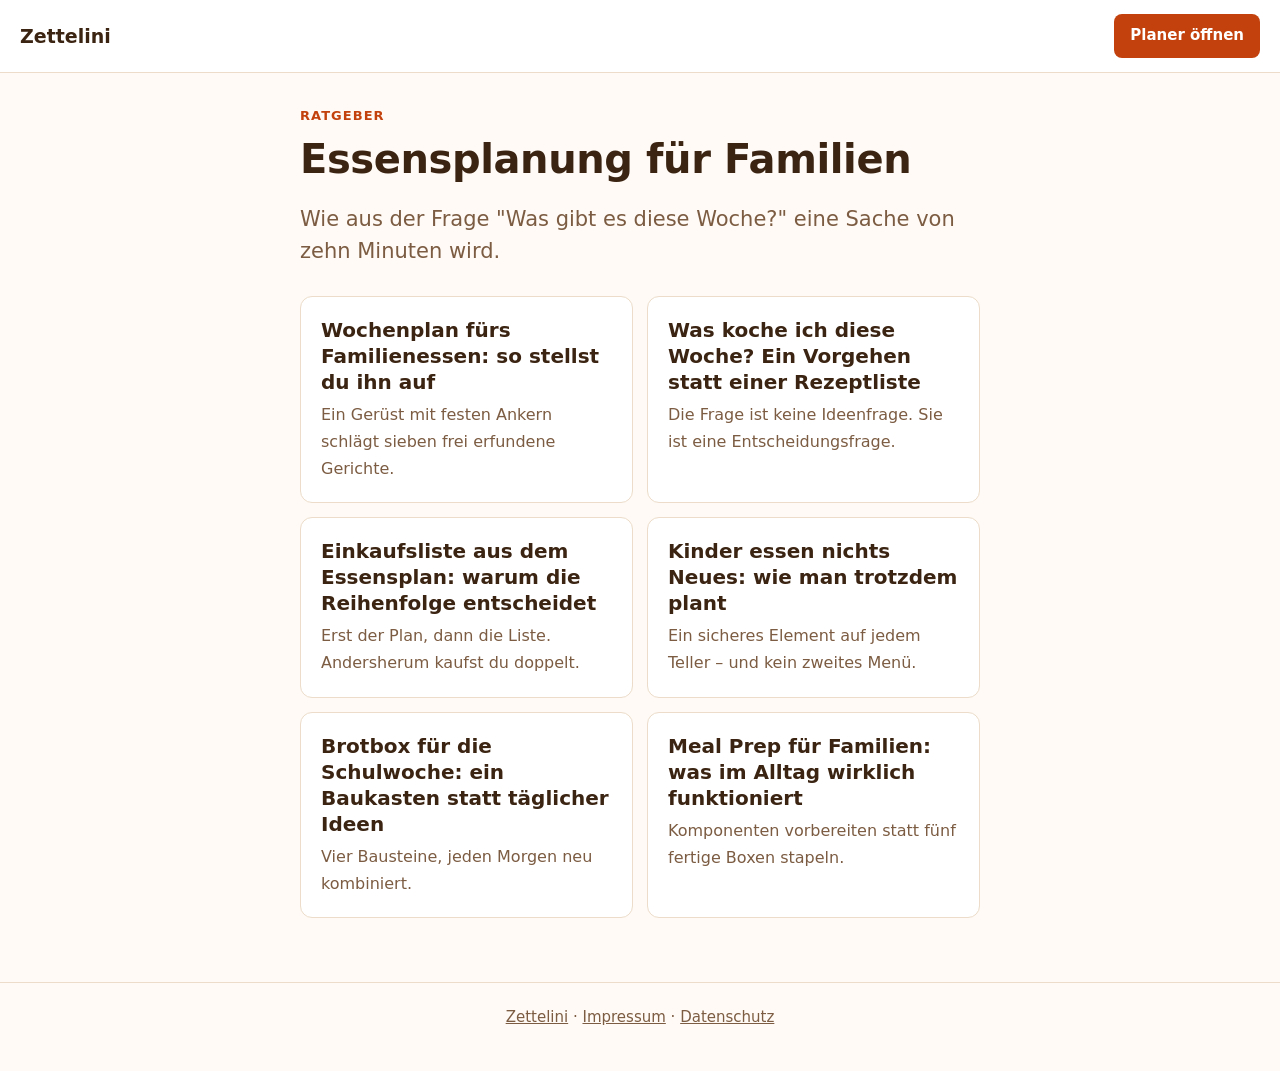
<file: ratgeber/index.html>
<!DOCTYPE html>
<html lang="de">
<head>
<meta charset="UTF-8">
<meta name="viewport" content="width=device-width, initial-scale=1.0">
<title>Ratgeber: Wochenplan, Einkauf und Brotbox | Zettelini</title>
<meta name="description" content="Ratgeber rund um die Essensplanung für Familien: Wochenplan aufstellen, Einkaufsliste erzeugen, wählerische Kinder, Brotbox und Meal Prep.">
<link rel="canonical" href="https://zettelini.de/ratgeber/">
<meta property="og:type" content="website">
<meta property="og:site_name" content="Zettelini">
<meta property="og:locale" content="de_DE">
<meta property="og:url" content="https://zettelini.de/ratgeber/">
<meta property="og:title" content="Ratgeber: Wochenplan, Einkauf und Brotbox">
<meta property="og:description" content="Essensplanung für Familien, von der Wochenstruktur bis zur Brotbox.">
<link rel="stylesheet" href="ratgeber.css">
<script defer src="../zaehler.js"></script>
</head>
<body>

<header class="nav">
  <a class="nav-brand" href="../">Zettelini</a>
  <a class="nav-cta" href="../app/?von=ratgeber">Planer öffnen</a>
</header>

<div class="wrap">
  <div class="eyebrow">Ratgeber</div>
  <h1>Essensplanung für Familien</h1>
  <p class="lead">Wie aus der Frage "Was gibt es diese Woche?" eine Sache von zehn Minuten wird.</p>
  <div class="rg-liste">
    <a class="rg-card" href="wochenplan-erstellen/">
      <h2>Wochenplan fürs Familienessen: so stellst du ihn auf</h2>
      <p>Ein Gerüst mit festen Ankern schlägt sieben frei erfundene Gerichte.</p>
    </a>
    <a class="rg-card" href="was-koche-ich-diese-woche/">
      <h2>Was koche ich diese Woche? Ein Vorgehen statt einer Rezeptliste</h2>
      <p>Die Frage ist keine Ideenfrage. Sie ist eine Entscheidungsfrage.</p>
    </a>
    <a class="rg-card" href="einkaufsliste-erstellen/">
      <h2>Einkaufsliste aus dem Essensplan: warum die Reihenfolge entscheidet</h2>
      <p>Erst der Plan, dann die Liste. Andersherum kaufst du doppelt.</p>
    </a>
    <a class="rg-card" href="kinder-essen-nichts-neues/">
      <h2>Kinder essen nichts Neues: wie man trotzdem plant</h2>
      <p>Ein sicheres Element auf jedem Teller – und kein zweites Menü.</p>
    </a>
    <a class="rg-card" href="brotbox-ideen/">
      <h2>Brotbox für die Schulwoche: ein Baukasten statt täglicher Ideen</h2>
      <p>Vier Bausteine, jeden Morgen neu kombiniert.</p>
    </a>
    <a class="rg-card" href="meal-prep-familie/">
      <h2>Meal Prep für Familien: was im Alltag wirklich funktioniert</h2>
      <p>Komponenten vorbereiten statt fünf fertige Boxen stapeln.</p>
    </a>
  </div>
</div>

<footer>
  <a href="../">Zettelini</a> · <a href="../impressum/">Impressum</a> · <a href="../datenschutz/">Datenschutz</a>
</footer>

</body>
</html>
</file>
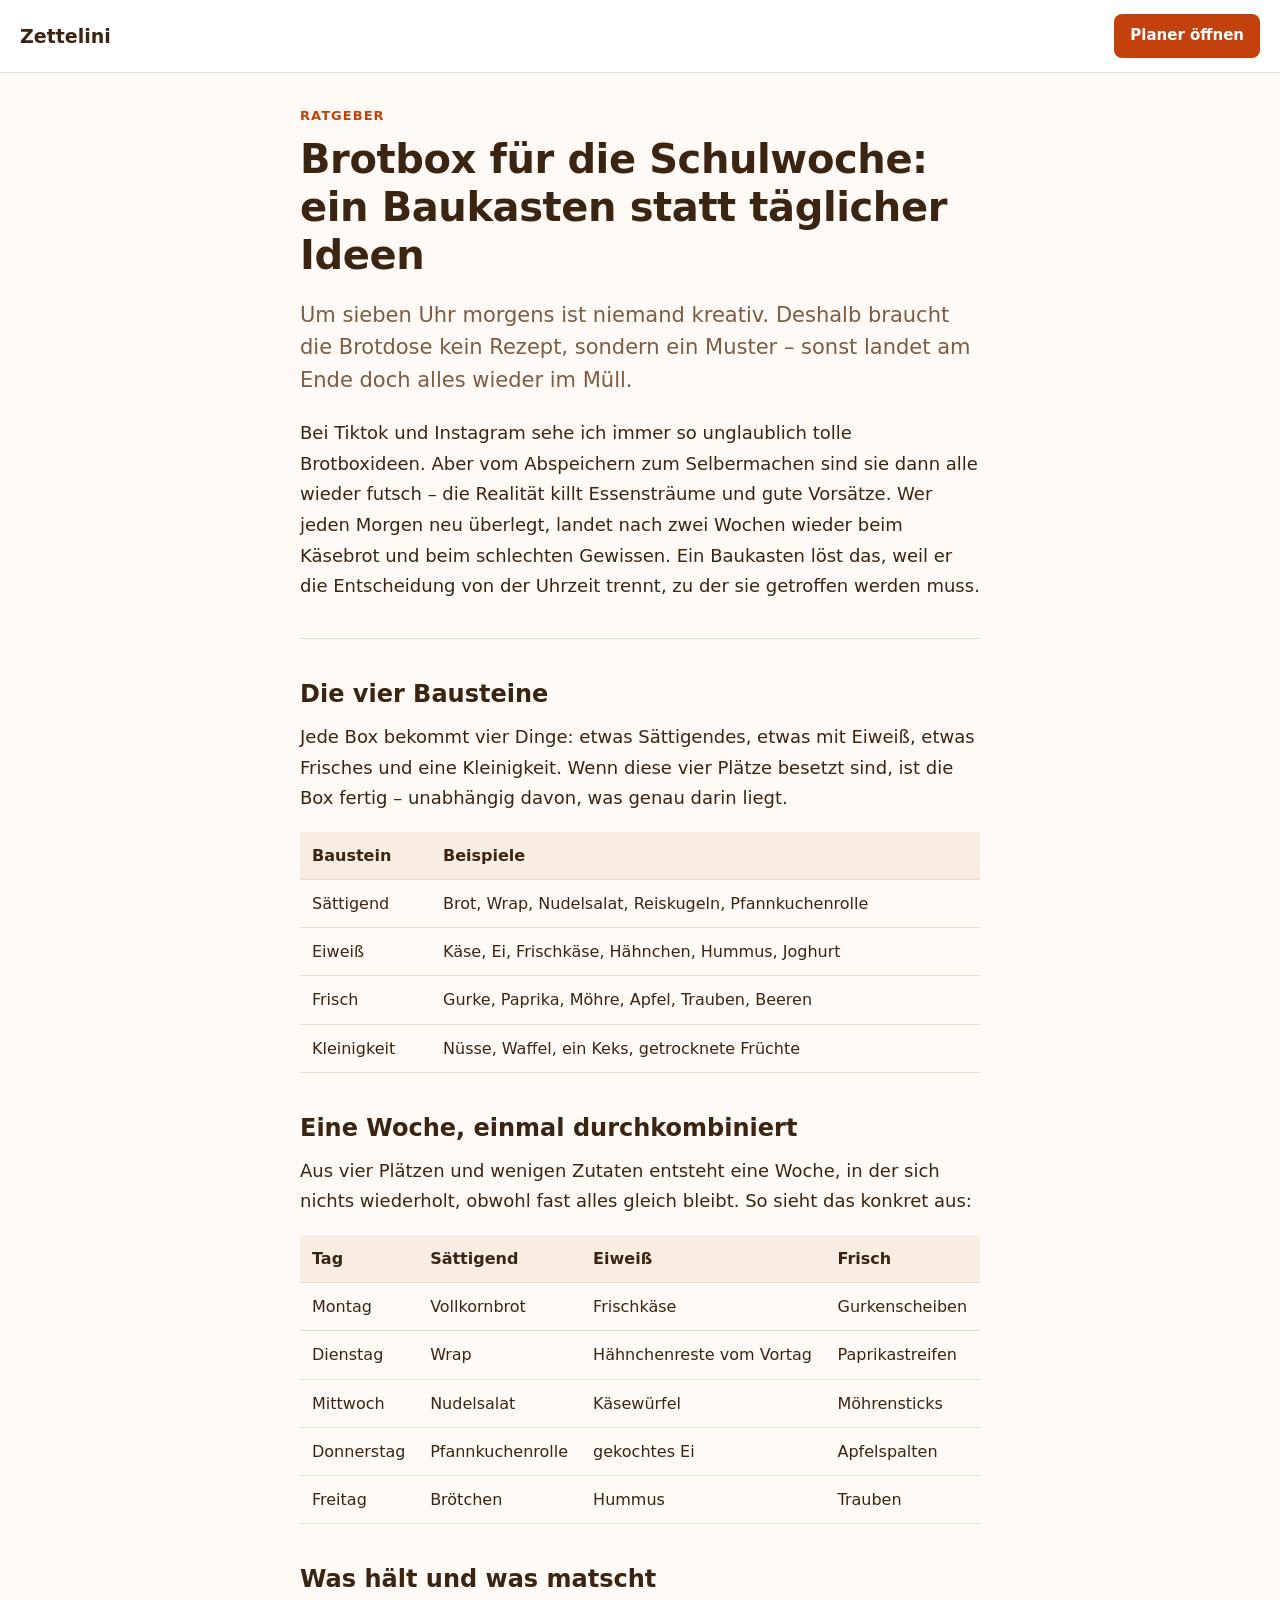
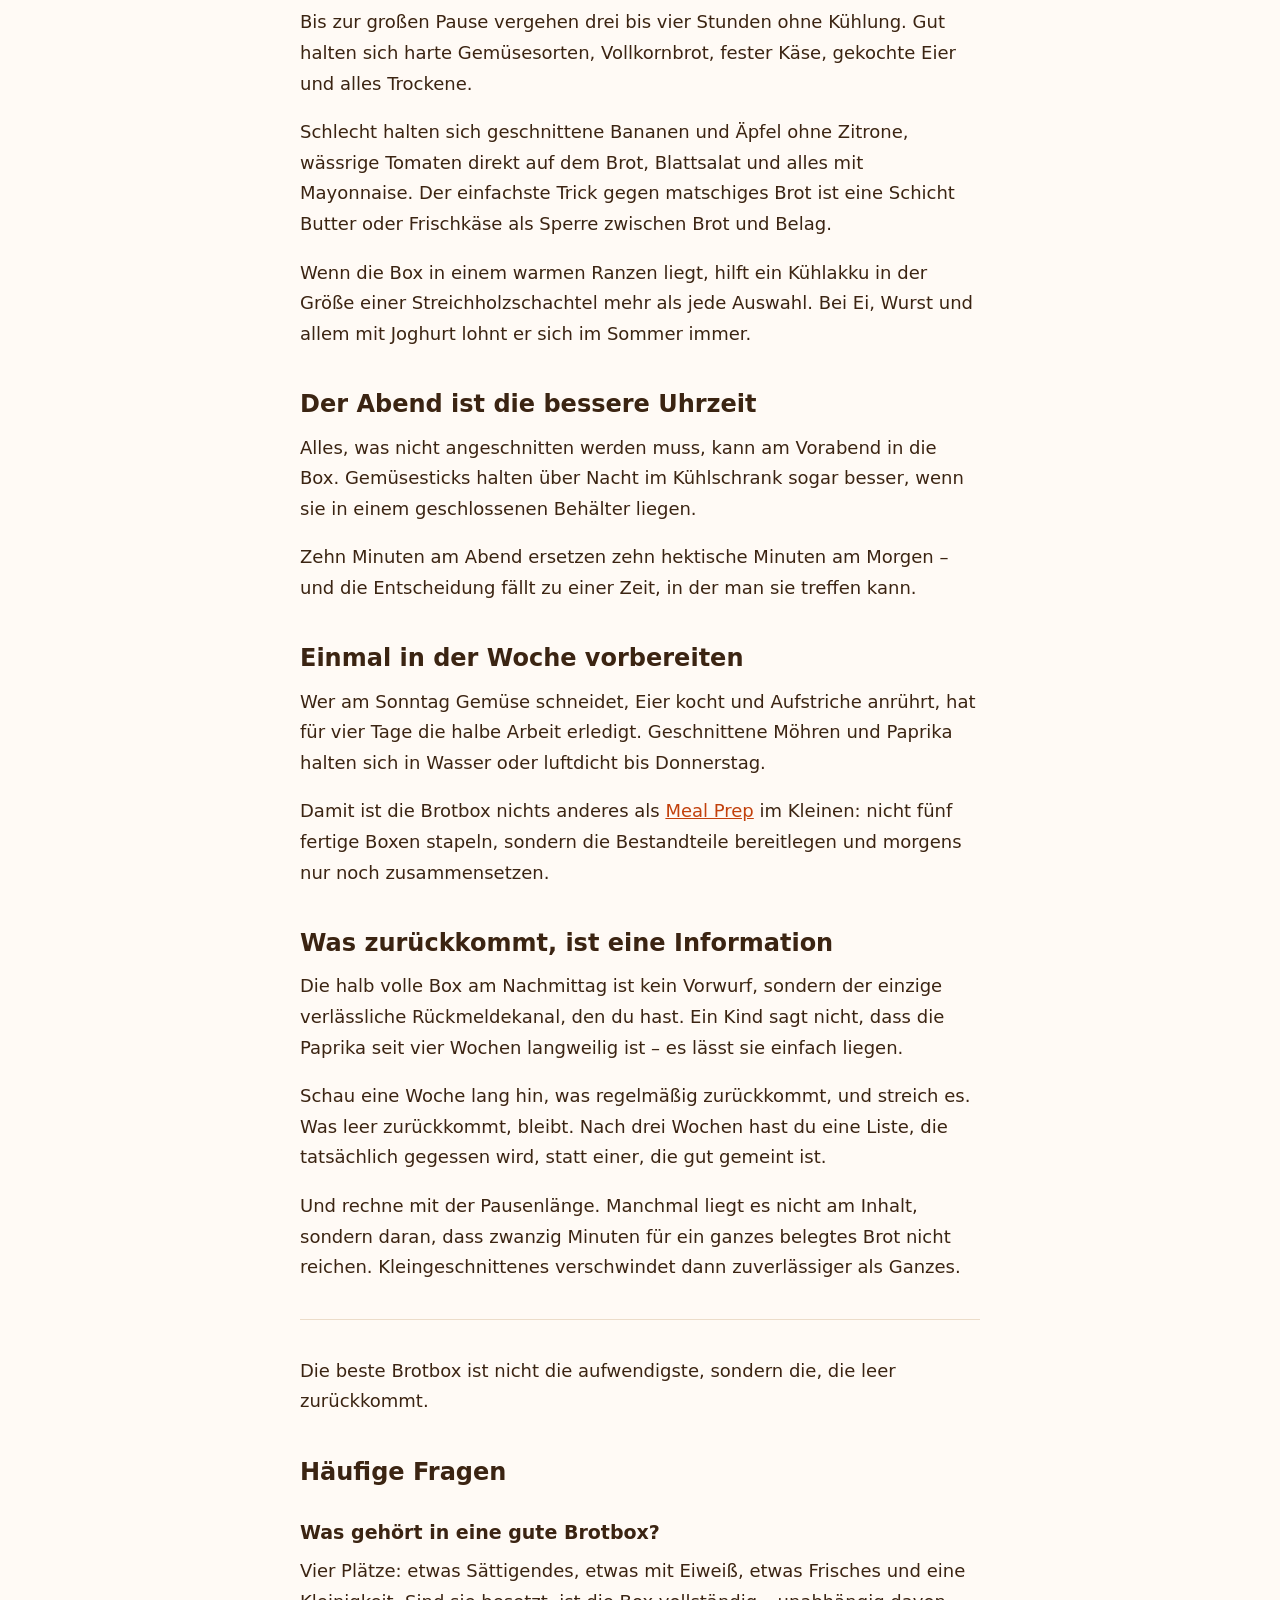
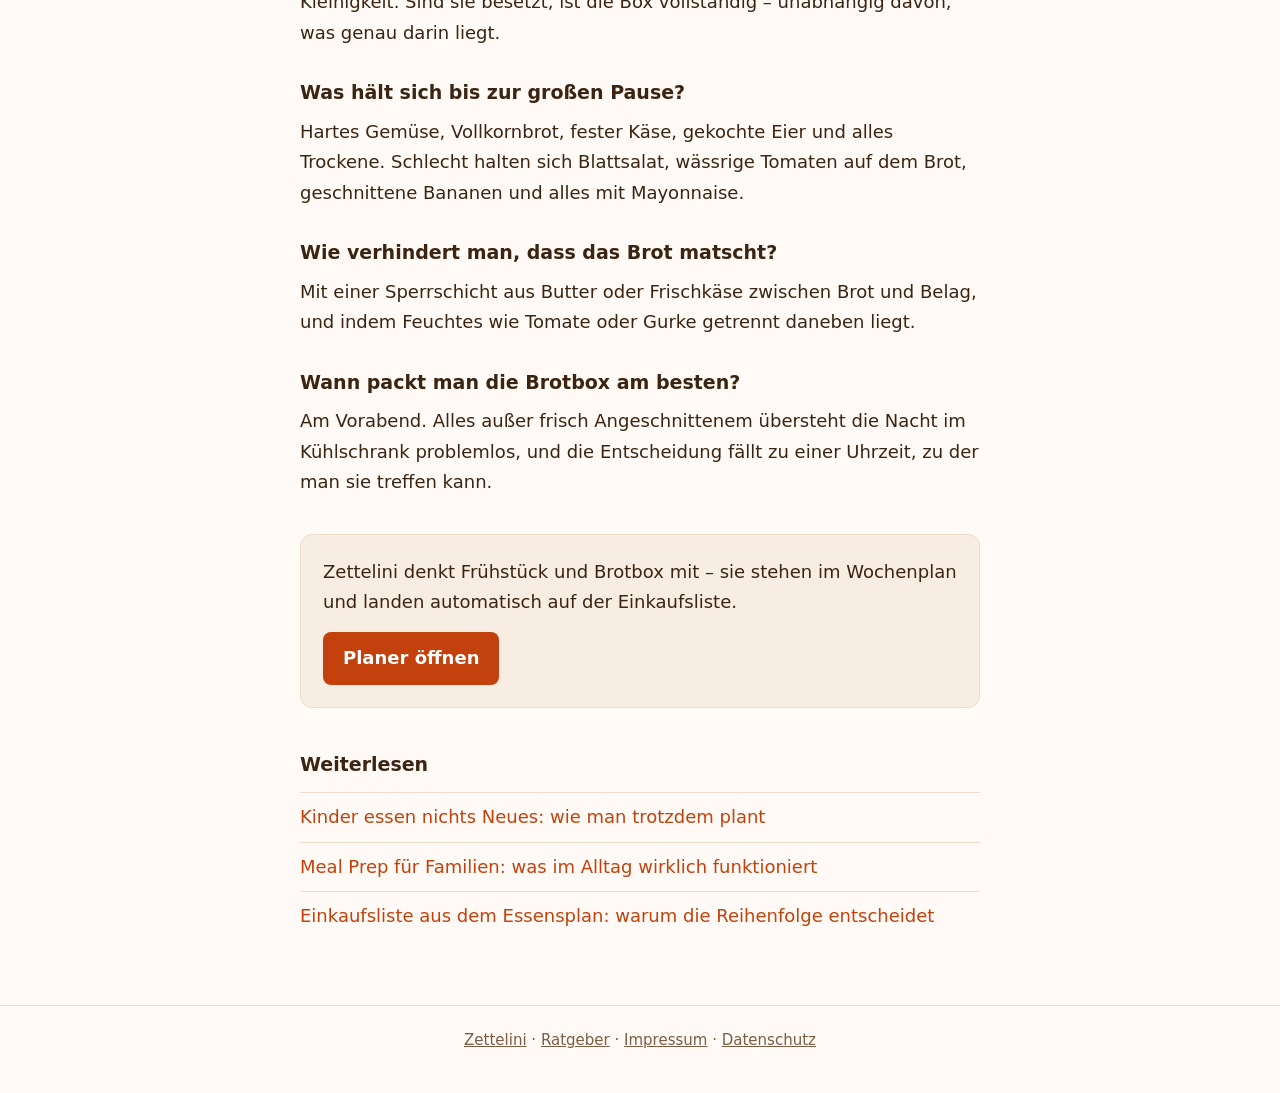
<file: ratgeber/brotbox-ideen/index.html>
<!DOCTYPE html>
<html lang="de">
<head>
<meta charset="UTF-8">
<meta name="viewport" content="width=device-width, initial-scale=1.0">
<title>Brotbox für die Schulwoche: der Baukasten | Zettelini</title>
<meta name="description" content="Brotbox-Ideen für die Schulwoche als System: vier Bausteine kombinieren, am Vorabend vorbereiten, und wissen, was bis zur großen Pause hält.">
<link rel="canonical" href="https://zettelini.de/ratgeber/brotbox-ideen/">
<meta property="og:type" content="article">
<meta property="og:site_name" content="Zettelini">
<meta property="og:locale" content="de_DE">
<meta property="og:url" content="https://zettelini.de/ratgeber/brotbox-ideen/">
<meta property="og:title" content="Brotbox für die Schulwoche: der Baukasten">
<meta property="og:description" content="Vier Bausteine, jeden Morgen neu kombiniert.">
<meta name="twitter:card" content="summary">
<link rel="stylesheet" href="../ratgeber.css">
<script defer src="../../zaehler.js"></script>
<script type="application/ld+json">
{
  "@context": "https://schema.org",
  "@type": "Article",
  "headline": "Brotbox für die Schulwoche: ein Baukasten statt täglicher Ideen",
  "description": "Brotbox-Ideen für die Schulwoche als System: vier Bausteine kombinieren, am Vorabend vorbereiten, und wissen, was bis zur großen Pause hält.",
  "inLanguage": "de",
  "datePublished": "2026-08-21",
  "dateModified": "2026-09-05",
  "author": {
    "@type": "Person",
    "name": "Tom Schönknecht"
  },
  "publisher": {
    "@type": "Organization",
    "name": "Zettelini"
  },
  "mainEntityOfPage": "https://zettelini.de/ratgeber/brotbox-ideen/"
}
</script>
<script type="application/ld+json">
{
  "@context": "https://schema.org",
  "@type": "FAQPage",
  "mainEntity": [
    {
      "@type": "Question",
      "name": "Was gehört in eine gute Brotbox?",
      "acceptedAnswer": {
        "@type": "Answer",
        "text": "Vier Plätze: etwas Sättigendes, etwas mit Eiweiß, etwas Frisches und eine Kleinigkeit. Sind sie besetzt, ist die Box vollständig – unabhängig davon, was genau darin liegt."
      }
    },
    {
      "@type": "Question",
      "name": "Was hält sich bis zur großen Pause?",
      "acceptedAnswer": {
        "@type": "Answer",
        "text": "Hartes Gemüse, Vollkornbrot, fester Käse, gekochte Eier und alles Trockene. Schlecht halten sich Blattsalat, wässrige Tomaten auf dem Brot, geschnittene Bananen und alles mit Mayonnaise."
      }
    },
    {
      "@type": "Question",
      "name": "Wie verhindert man, dass das Brot matscht?",
      "acceptedAnswer": {
        "@type": "Answer",
        "text": "Mit einer Sperrschicht aus Butter oder Frischkäse zwischen Brot und Belag, und indem Feuchtes wie Tomate oder Gurke getrennt daneben liegt."
      }
    },
    {
      "@type": "Question",
      "name": "Wann packt man die Brotbox am besten?",
      "acceptedAnswer": {
        "@type": "Answer",
        "text": "Am Vorabend. Alles außer frisch Angeschnittenem übersteht die Nacht im Kühlschrank problemlos, und die Entscheidung fällt zu einer Uhrzeit, zu der man sie treffen kann."
      }
    }
  ]
}
</script>
</head>
<body>

<header class="nav">
  <a class="nav-brand" href="../../">Zettelini</a>
  <a class="nav-cta" href="../../app/?von=ratgeber">Planer öffnen</a>
</header>
<div class="wrap">
<article>
  <div class="eyebrow">Ratgeber</div>
  <h1>Brotbox für die Schulwoche: ein Baukasten statt täglicher Ideen</h1>

  <p class="lead">Um sieben Uhr morgens ist niemand kreativ. Deshalb braucht die Brotdose kein Rezept, sondern ein Muster – sonst landet am Ende doch alles wieder im Müll.</p>
  <p>Bei Tiktok und Instagram sehe ich immer so unglaublich tolle Brotboxideen. Aber vom Abspeichern zum Selbermachen sind sie dann alle wieder futsch – die Realität killt Essensträume und gute Vorsätze. Wer jeden Morgen neu überlegt, landet nach zwei Wochen wieder beim Käsebrot und beim schlechten Gewissen. Ein Baukasten löst das, weil er die Entscheidung von der Uhrzeit trennt, zu der sie getroffen werden muss.</p>

  <hr class="sep">

  <h2>Die vier Bausteine</h2>
  <p>Jede Box bekommt vier Dinge: etwas Sättigendes, etwas mit Eiweiß, etwas Frisches und eine Kleinigkeit. Wenn diese vier Plätze besetzt sind, ist die Box fertig – unabhängig davon, was genau darin liegt.</p>
  <div class="tbl-wrap">
  <table>
    <thead><tr><th>Baustein</th><th>Beispiele</th></tr></thead>
    <tbody>
      <tr><td>Sättigend</td><td>Brot, Wrap, Nudelsalat, Reiskugeln, Pfannkuchenrolle</td></tr>
      <tr><td>Eiweiß</td><td>Käse, Ei, Frischkäse, Hähnchen, Hummus, Joghurt</td></tr>
      <tr><td>Frisch</td><td>Gurke, Paprika, Möhre, Apfel, Trauben, Beeren</td></tr>
      <tr><td>Kleinigkeit</td><td>Nüsse, Waffel, ein Keks, getrocknete Früchte</td></tr>
    </tbody>
  </table>
  </div>

  <h2>Eine Woche, einmal durchkombiniert</h2>
  <p>Aus vier Plätzen und wenigen Zutaten entsteht eine Woche, in der sich nichts wiederholt, obwohl fast alles gleich bleibt. So sieht das konkret aus:</p>
  <div class="tbl-wrap">
  <table>
    <thead><tr><th>Tag</th><th>Sättigend</th><th>Eiweiß</th><th>Frisch</th></tr></thead>
    <tbody>
      <tr><td>Montag</td><td>Vollkornbrot</td><td>Frischkäse</td><td>Gurkenscheiben</td></tr>
      <tr><td>Dienstag</td><td>Wrap</td><td>Hähnchenreste vom Vortag</td><td>Paprikastreifen</td></tr>
      <tr><td>Mittwoch</td><td>Nudelsalat</td><td>Käsewürfel</td><td>Möhrensticks</td></tr>
      <tr><td>Donnerstag</td><td>Pfannkuchenrolle</td><td>gekochtes Ei</td><td>Apfelspalten</td></tr>
      <tr><td>Freitag</td><td>Brötchen</td><td>Hummus</td><td>Trauben</td></tr>
    </tbody>
  </table>
  </div>

  <h2>Was hält und was matscht</h2>
  <p>Bis zur großen Pause vergehen drei bis vier Stunden ohne Kühlung. Gut halten sich harte Gemüsesorten, Vollkornbrot, fester Käse, gekochte Eier und alles Trockene.</p>
  <p>Schlecht halten sich geschnittene Bananen und Äpfel ohne Zitrone, wässrige Tomaten direkt auf dem Brot, Blattsalat und alles mit Mayonnaise. Der einfachste Trick gegen matschiges Brot ist eine Schicht Butter oder Frischkäse als Sperre zwischen Brot und Belag.</p>
  <p>Wenn die Box in einem warmen Ranzen liegt, hilft ein Kühlakku in der Größe einer Streichholzschachtel mehr als jede Auswahl. Bei Ei, Wurst und allem mit Joghurt lohnt er sich im Sommer immer.</p>

  <h2>Der Abend ist die bessere Uhrzeit</h2>
  <p>Alles, was nicht angeschnitten werden muss, kann am Vorabend in die Box. Gemüsesticks halten über Nacht im Kühlschrank sogar besser, wenn sie in einem geschlossenen Behälter liegen.</p>
  <p>Zehn Minuten am Abend ersetzen zehn hektische Minuten am Morgen – und die Entscheidung fällt zu einer Zeit, in der man sie treffen kann.</p>

  <h2>Einmal in der Woche vorbereiten</h2>
  <p>Wer am Sonntag Gemüse schneidet, Eier kocht und Aufstriche anrührt, hat für vier Tage die halbe Arbeit erledigt. Geschnittene Möhren und Paprika halten sich in Wasser oder luftdicht bis Donnerstag.</p>
  <p>Damit ist die Brotbox nichts anderes als <a href="../meal-prep-familie/">Meal Prep</a> im Kleinen: nicht fünf fertige Boxen stapeln, sondern die Bestandteile bereitlegen und morgens nur noch zusammensetzen.</p>

  <h2>Was zurückkommt, ist eine Information</h2>
  <p>Die halb volle Box am Nachmittag ist kein Vorwurf, sondern der einzige verlässliche Rückmeldekanal, den du hast. Ein Kind sagt nicht, dass die Paprika seit vier Wochen langweilig ist – es lässt sie einfach liegen.</p>
  <p>Schau eine Woche lang hin, was regelmäßig zurückkommt, und streich es. Was leer zurückkommt, bleibt. Nach drei Wochen hast du eine Liste, die tatsächlich gegessen wird, statt einer, die gut gemeint ist.</p>
  <p>Und rechne mit der Pausenlänge. Manchmal liegt es nicht am Inhalt, sondern daran, dass zwanzig Minuten für ein ganzes belegtes Brot nicht reichen. Kleingeschnittenes verschwindet dann zuverlässiger als Ganzes.</p>

  <hr class="sep">

  <p>Die beste Brotbox ist nicht die aufwendigste, sondern die, die leer zurückkommt.</p>

  <h2>Häufige Fragen</h2>
  <h3>Was gehört in eine gute Brotbox?</h3>
  <p>Vier Plätze: etwas Sättigendes, etwas mit Eiweiß, etwas Frisches und eine Kleinigkeit. Sind sie besetzt, ist die Box vollständig – unabhängig davon, was genau darin liegt.</p>
  <h3>Was hält sich bis zur großen Pause?</h3>
  <p>Hartes Gemüse, Vollkornbrot, fester Käse, gekochte Eier und alles Trockene. Schlecht halten sich Blattsalat, wässrige Tomaten auf dem Brot, geschnittene Bananen und alles mit Mayonnaise.</p>
  <h3>Wie verhindert man, dass das Brot matscht?</h3>
  <p>Mit einer Sperrschicht aus Butter oder Frischkäse zwischen Brot und Belag, und indem Feuchtes wie Tomate oder Gurke getrennt daneben liegt.</p>
  <h3>Wann packt man die Brotbox am besten?</h3>
  <p>Am Vorabend. Alles außer frisch Angeschnittenem übersteht die Nacht im Kühlschrank problemlos, und die Entscheidung fällt zu einer Uhrzeit, zu der man sie treffen kann.</p>

  <div class="cta-box">
    <p>Zettelini denkt Frühstück und Brotbox mit – sie stehen im Wochenplan und landen automatisch auf der Einkaufsliste.</p>
    <a class="cta-btn" href="../../app/?von=artikel">Planer öffnen</a>
  </div>

  <div class="related">
    <h3>Weiterlesen</h3>
    <a href="../kinder-essen-nichts-neues/">Kinder essen nichts Neues: wie man trotzdem plant</a>
    <a href="../meal-prep-familie/">Meal Prep für Familien: was im Alltag wirklich funktioniert</a>
    <a href="../einkaufsliste-erstellen/">Einkaufsliste aus dem Essensplan: warum die Reihenfolge entscheidet</a>
  </div>
</article>
</div>

<footer>
  <a href="../../">Zettelini</a> · <a href="../">Ratgeber</a> · <a href="../../impressum/">Impressum</a> · <a href="../../datenschutz/">Datenschutz</a>
</footer>

</body>
</html>
</file>
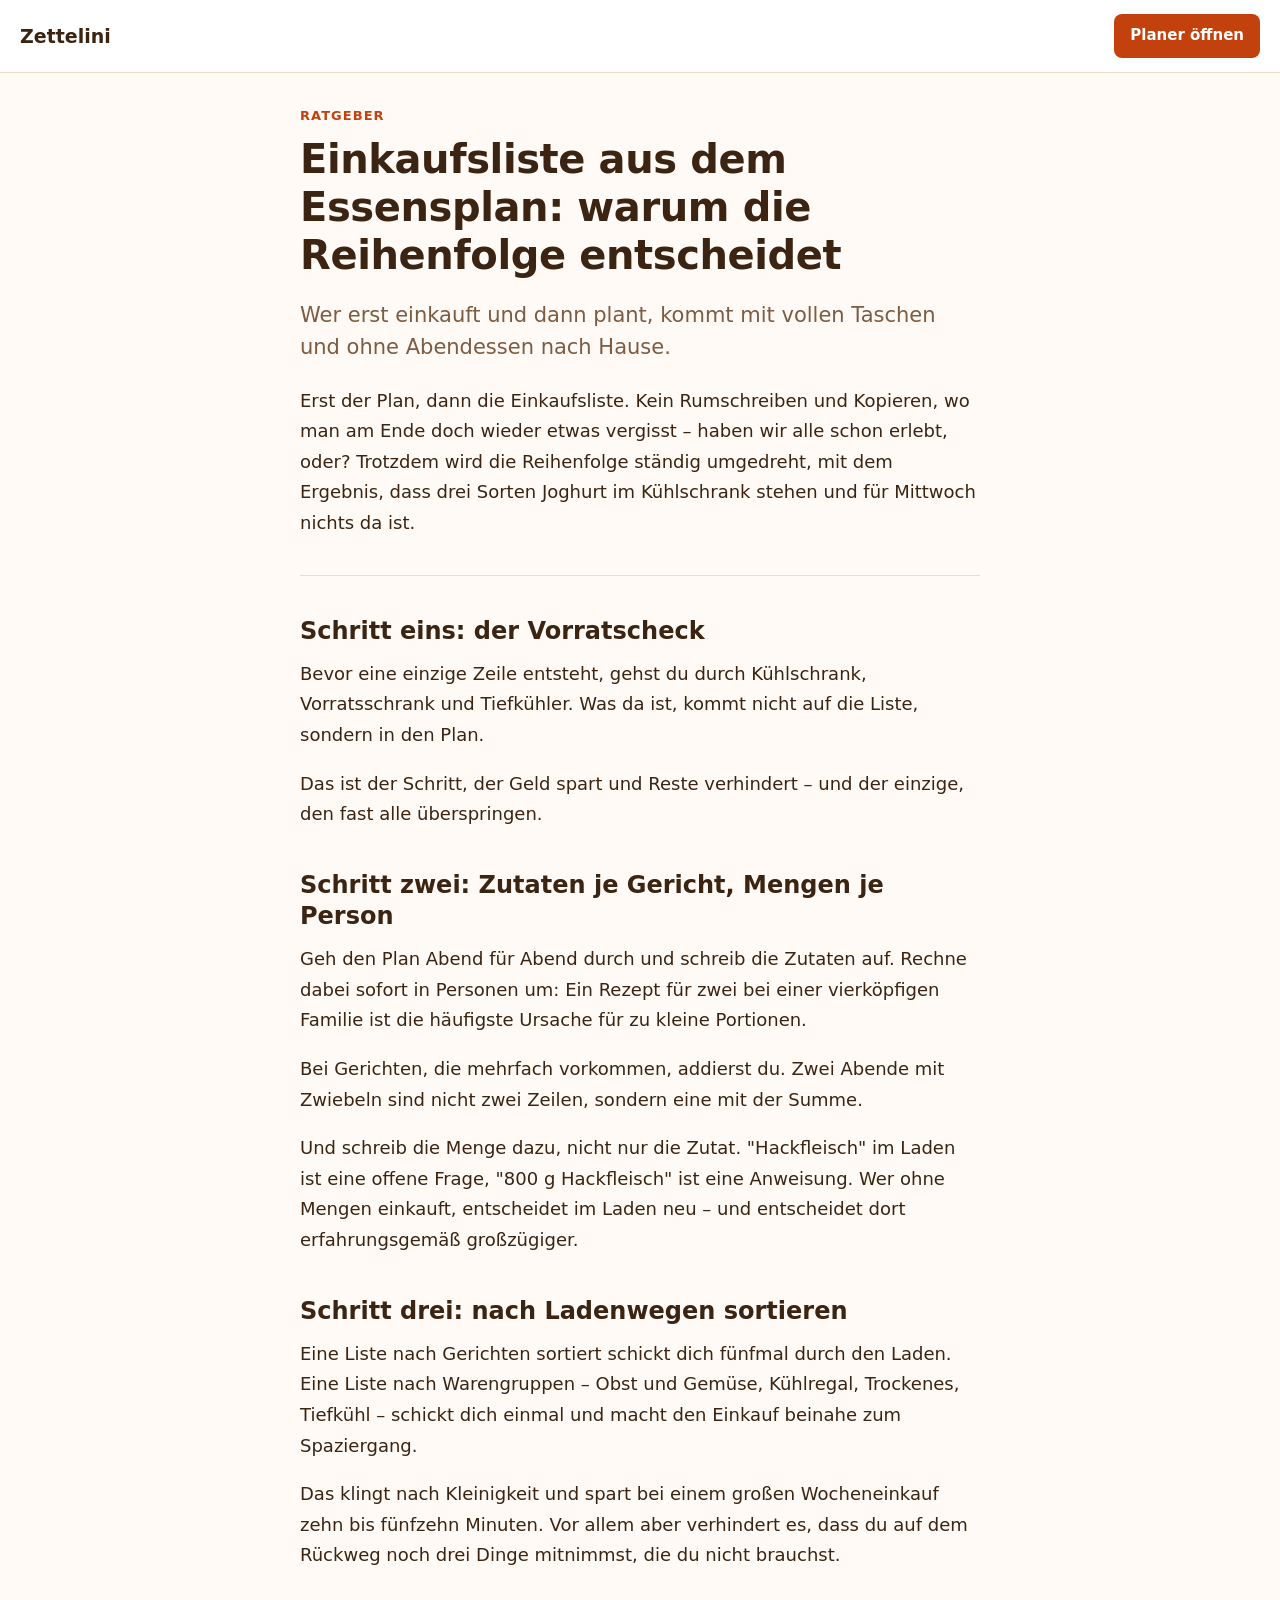
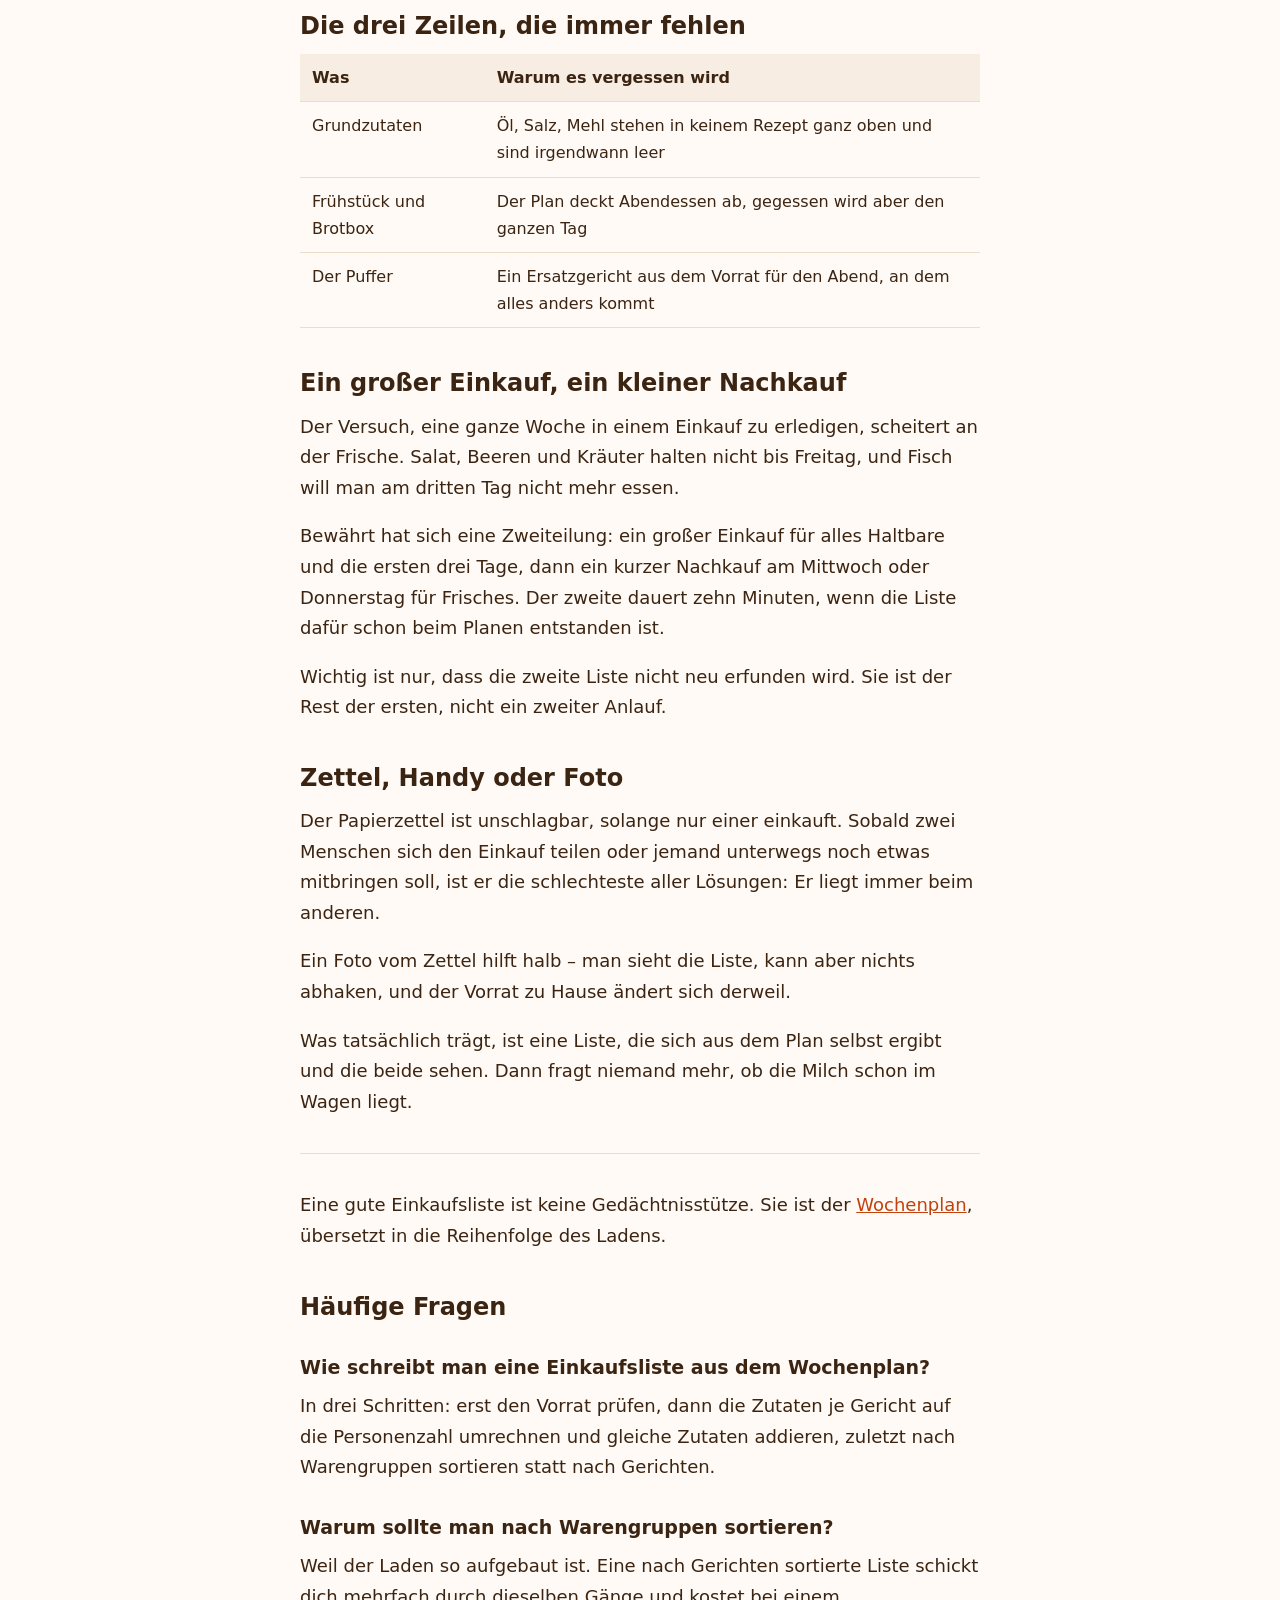
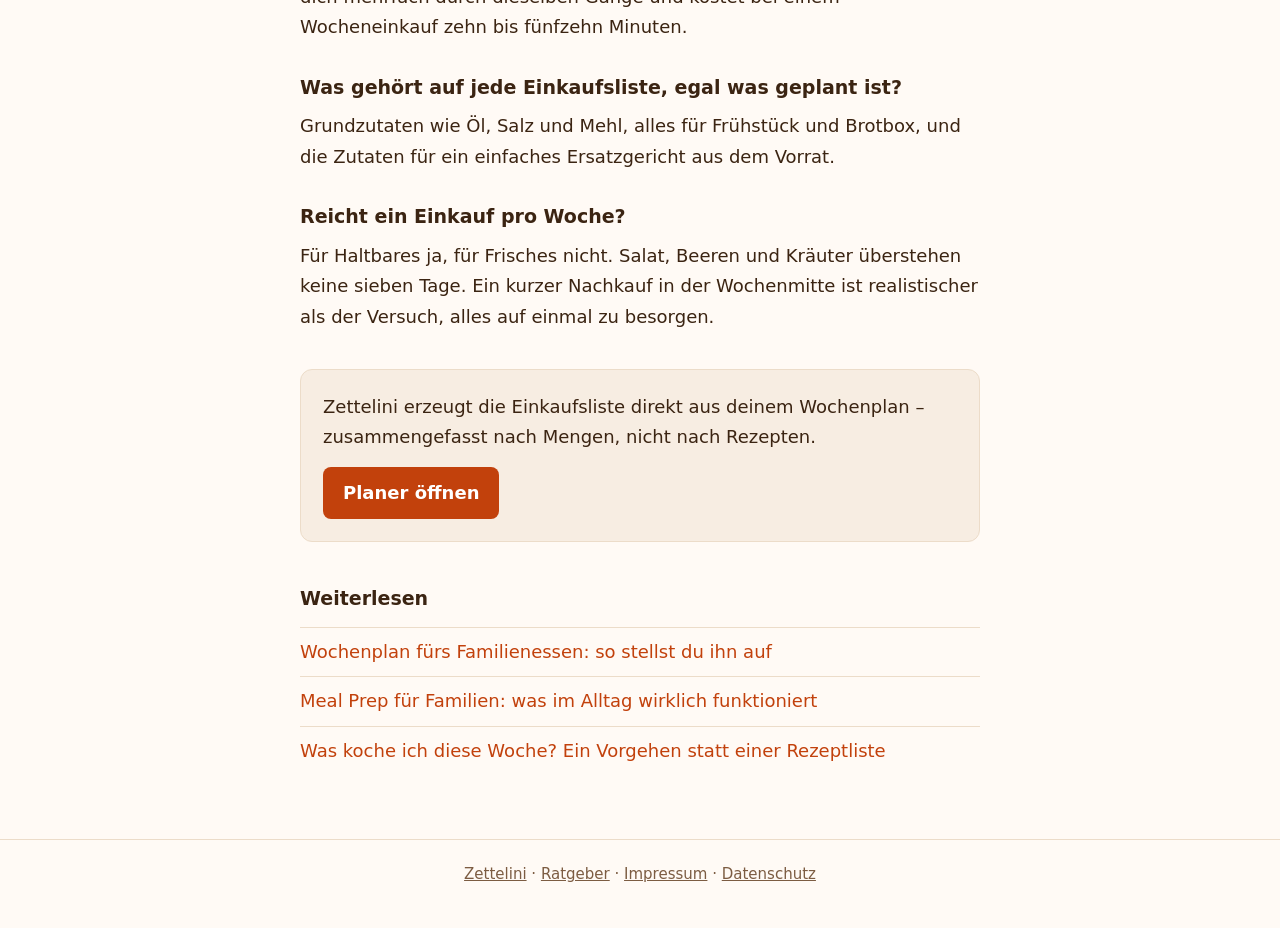
<file: ratgeber/einkaufsliste-erstellen/index.html>
<!DOCTYPE html>
<html lang="de">
<head>
<meta charset="UTF-8">
<meta name="viewport" content="width=device-width, initial-scale=1.0">
<title>Einkaufsliste aus dem Essensplan erstellen | Zettelini</title>
<meta name="description" content="Wie aus dem Wochenplan eine Einkaufsliste wird, die nichts vergisst und nichts doppelt kauft – sortiert nach Ladenwegen statt nach Gerichten.">
<link rel="canonical" href="https://zettelini.de/ratgeber/einkaufsliste-erstellen/">
<meta property="og:type" content="article">
<meta property="og:site_name" content="Zettelini">
<meta property="og:locale" content="de_DE">
<meta property="og:url" content="https://zettelini.de/ratgeber/einkaufsliste-erstellen/">
<meta property="og:title" content="Einkaufsliste aus dem Essensplan erstellen">
<meta property="og:description" content="Erst der Plan, dann die Liste. Andersherum kaufst du doppelt.">
<meta name="twitter:card" content="summary">
<link rel="stylesheet" href="../ratgeber.css">
<script defer src="../../zaehler.js"></script>
<script type="application/ld+json">
{
  "@context": "https://schema.org",
  "@type": "Article",
  "headline": "Einkaufsliste aus dem Essensplan: warum die Reihenfolge entscheidet",
  "description": "Wie aus dem Wochenplan eine Einkaufsliste wird, die nichts vergisst und nichts doppelt kauft – sortiert nach Ladenwegen statt nach Gerichten.",
  "inLanguage": "de",
  "datePublished": "2026-08-21",
  "dateModified": "2026-09-05",
  "author": {
    "@type": "Person",
    "name": "Tom Schönknecht"
  },
  "publisher": {
    "@type": "Organization",
    "name": "Zettelini"
  },
  "mainEntityOfPage": "https://zettelini.de/ratgeber/einkaufsliste-erstellen/"
}
</script>
<script type="application/ld+json">
{
  "@context": "https://schema.org",
  "@type": "FAQPage",
  "mainEntity": [
    {
      "@type": "Question",
      "name": "Wie schreibt man eine Einkaufsliste aus dem Wochenplan?",
      "acceptedAnswer": {
        "@type": "Answer",
        "text": "In drei Schritten: erst den Vorrat prüfen, dann die Zutaten je Gericht auf die Personenzahl umrechnen und gleiche Zutaten addieren, zuletzt nach Warengruppen sortieren statt nach Gerichten."
      }
    },
    {
      "@type": "Question",
      "name": "Warum sollte man nach Warengruppen sortieren?",
      "acceptedAnswer": {
        "@type": "Answer",
        "text": "Weil der Laden so aufgebaut ist. Eine nach Gerichten sortierte Liste schickt dich mehrfach durch dieselben Gänge und kostet bei einem Wocheneinkauf zehn bis fünfzehn Minuten."
      }
    },
    {
      "@type": "Question",
      "name": "Was gehört auf jede Einkaufsliste, egal was geplant ist?",
      "acceptedAnswer": {
        "@type": "Answer",
        "text": "Grundzutaten wie Öl, Salz und Mehl, alles für Frühstück und Brotbox, und die Zutaten für ein einfaches Ersatzgericht aus dem Vorrat."
      }
    },
    {
      "@type": "Question",
      "name": "Reicht ein Einkauf pro Woche?",
      "acceptedAnswer": {
        "@type": "Answer",
        "text": "Für Haltbares ja, für Frisches nicht. Salat, Beeren und Kräuter überstehen keine sieben Tage. Ein kurzer Nachkauf in der Wochenmitte ist realistischer als der Versuch, alles auf einmal zu besorgen."
      }
    }
  ]
}
</script>
</head>
<body>

<header class="nav">
  <a class="nav-brand" href="../../">Zettelini</a>
  <a class="nav-cta" href="../../app/?von=ratgeber">Planer öffnen</a>
</header>
<div class="wrap">
<article>
  <div class="eyebrow">Ratgeber</div>
  <h1>Einkaufsliste aus dem Essensplan: warum die Reihenfolge entscheidet</h1>

  <p class="lead">Wer erst einkauft und dann plant, kommt mit vollen Taschen und ohne Abendessen nach Hause.</p>
  <p>Erst der Plan, dann die Einkaufsliste. Kein Rumschreiben und Kopieren, wo man am Ende doch wieder etwas vergisst – haben wir alle schon erlebt, oder? Trotzdem wird die Reihenfolge ständig umgedreht, mit dem Ergebnis, dass drei Sorten Joghurt im Kühlschrank stehen und für Mittwoch nichts da ist.</p>

  <hr class="sep">

  <h2>Schritt eins: der Vorratscheck</h2>
  <p>Bevor eine einzige Zeile entsteht, gehst du durch Kühlschrank, Vorratsschrank und Tiefkühler. Was da ist, kommt nicht auf die Liste, sondern in den Plan.</p>
  <p>Das ist der Schritt, der Geld spart und Reste verhindert – und der einzige, den fast alle überspringen.</p>

  <h2>Schritt zwei: Zutaten je Gericht, Mengen je Person</h2>
  <p>Geh den Plan Abend für Abend durch und schreib die Zutaten auf. Rechne dabei sofort in Personen um: Ein Rezept für zwei bei einer vierköpfigen Familie ist die häufigste Ursache für zu kleine Portionen.</p>
  <p>Bei Gerichten, die mehrfach vorkommen, addierst du. Zwei Abende mit Zwiebeln sind nicht zwei Zeilen, sondern eine mit der Summe.</p>
  <p>Und schreib die Menge dazu, nicht nur die Zutat. "Hackfleisch" im Laden ist eine offene Frage, "800 g Hackfleisch" ist eine Anweisung. Wer ohne Mengen einkauft, entscheidet im Laden neu – und entscheidet dort erfahrungsgemäß großzügiger.</p>

  <h2>Schritt drei: nach Ladenwegen sortieren</h2>
  <p>Eine Liste nach Gerichten sortiert schickt dich fünfmal durch den Laden. Eine Liste nach Warengruppen – Obst und Gemüse, Kühlregal, Trockenes, Tiefkühl – schickt dich einmal und macht den Einkauf beinahe zum Spaziergang.</p>
  <p>Das klingt nach Kleinigkeit und spart bei einem großen Wocheneinkauf zehn bis fünfzehn Minuten. Vor allem aber verhindert es, dass du auf dem Rückweg noch drei Dinge mitnimmst, die du nicht brauchst.</p>

  <h2>Die drei Zeilen, die immer fehlen</h2>
  <div class="tbl-wrap">
  <table>
    <thead><tr><th>Was</th><th>Warum es vergessen wird</th></tr></thead>
    <tbody>
      <tr><td>Grundzutaten</td><td>Öl, Salz, Mehl stehen in keinem Rezept ganz oben und sind irgendwann leer</td></tr>
      <tr><td>Frühstück und Brotbox</td><td>Der Plan deckt Abendessen ab, gegessen wird aber den ganzen Tag</td></tr>
      <tr><td>Der Puffer</td><td>Ein Ersatzgericht aus dem Vorrat für den Abend, an dem alles anders kommt</td></tr>
    </tbody>
  </table>
  </div>

  <h2>Ein großer Einkauf, ein kleiner Nachkauf</h2>
  <p>Der Versuch, eine ganze Woche in einem Einkauf zu erledigen, scheitert an der Frische. Salat, Beeren und Kräuter halten nicht bis Freitag, und Fisch will man am dritten Tag nicht mehr essen.</p>
  <p>Bewährt hat sich eine Zweiteilung: ein großer Einkauf für alles Haltbare und die ersten drei Tage, dann ein kurzer Nachkauf am Mittwoch oder Donnerstag für Frisches. Der zweite dauert zehn Minuten, wenn die Liste dafür schon beim Planen entstanden ist.</p>
  <p>Wichtig ist nur, dass die zweite Liste nicht neu erfunden wird. Sie ist der Rest der ersten, nicht ein zweiter Anlauf.</p>

  <h2>Zettel, Handy oder Foto</h2>
  <p>Der Papierzettel ist unschlagbar, solange nur einer einkauft. Sobald zwei Menschen sich den Einkauf teilen oder jemand unterwegs noch etwas mitbringen soll, ist er die schlechteste aller Lösungen: Er liegt immer beim anderen.</p>
  <p>Ein Foto vom Zettel hilft halb – man sieht die Liste, kann aber nichts abhaken, und der Vorrat zu Hause ändert sich derweil.</p>
  <p>Was tatsächlich trägt, ist eine Liste, die sich aus dem Plan selbst ergibt und die beide sehen. Dann fragt niemand mehr, ob die Milch schon im Wagen liegt.</p>

  <hr class="sep">

  <p>Eine gute Einkaufsliste ist keine Gedächtnisstütze. Sie ist der <a href="../wochenplan-erstellen/">Wochenplan</a>, übersetzt in die Reihenfolge des Ladens.</p>

  <h2>Häufige Fragen</h2>
  <h3>Wie schreibt man eine Einkaufsliste aus dem Wochenplan?</h3>
  <p>In drei Schritten: erst den Vorrat prüfen, dann die Zutaten je Gericht auf die Personenzahl umrechnen und gleiche Zutaten addieren, zuletzt nach Warengruppen sortieren statt nach Gerichten.</p>
  <h3>Warum sollte man nach Warengruppen sortieren?</h3>
  <p>Weil der Laden so aufgebaut ist. Eine nach Gerichten sortierte Liste schickt dich mehrfach durch dieselben Gänge und kostet bei einem Wocheneinkauf zehn bis fünfzehn Minuten.</p>
  <h3>Was gehört auf jede Einkaufsliste, egal was geplant ist?</h3>
  <p>Grundzutaten wie Öl, Salz und Mehl, alles für Frühstück und Brotbox, und die Zutaten für ein einfaches Ersatzgericht aus dem Vorrat.</p>
  <h3>Reicht ein Einkauf pro Woche?</h3>
  <p>Für Haltbares ja, für Frisches nicht. Salat, Beeren und Kräuter überstehen keine sieben Tage. Ein kurzer Nachkauf in der Wochenmitte ist realistischer als der Versuch, alles auf einmal zu besorgen.</p>

  <div class="cta-box">
    <p>Zettelini erzeugt die Einkaufsliste direkt aus deinem Wochenplan – zusammengefasst nach Mengen, nicht nach Rezepten.</p>
    <a class="cta-btn" href="../../app/?von=artikel">Planer öffnen</a>
  </div>

  <div class="related">
    <h3>Weiterlesen</h3>
    <a href="../wochenplan-erstellen/">Wochenplan fürs Familienessen: so stellst du ihn auf</a>
    <a href="../meal-prep-familie/">Meal Prep für Familien: was im Alltag wirklich funktioniert</a>
    <a href="../was-koche-ich-diese-woche/">Was koche ich diese Woche? Ein Vorgehen statt einer Rezeptliste</a>
  </div>
</article>
</div>

<footer>
  <a href="../../">Zettelini</a> · <a href="../">Ratgeber</a> · <a href="../../impressum/">Impressum</a> · <a href="../../datenschutz/">Datenschutz</a>
</footer>

</body>
</html>
</file>
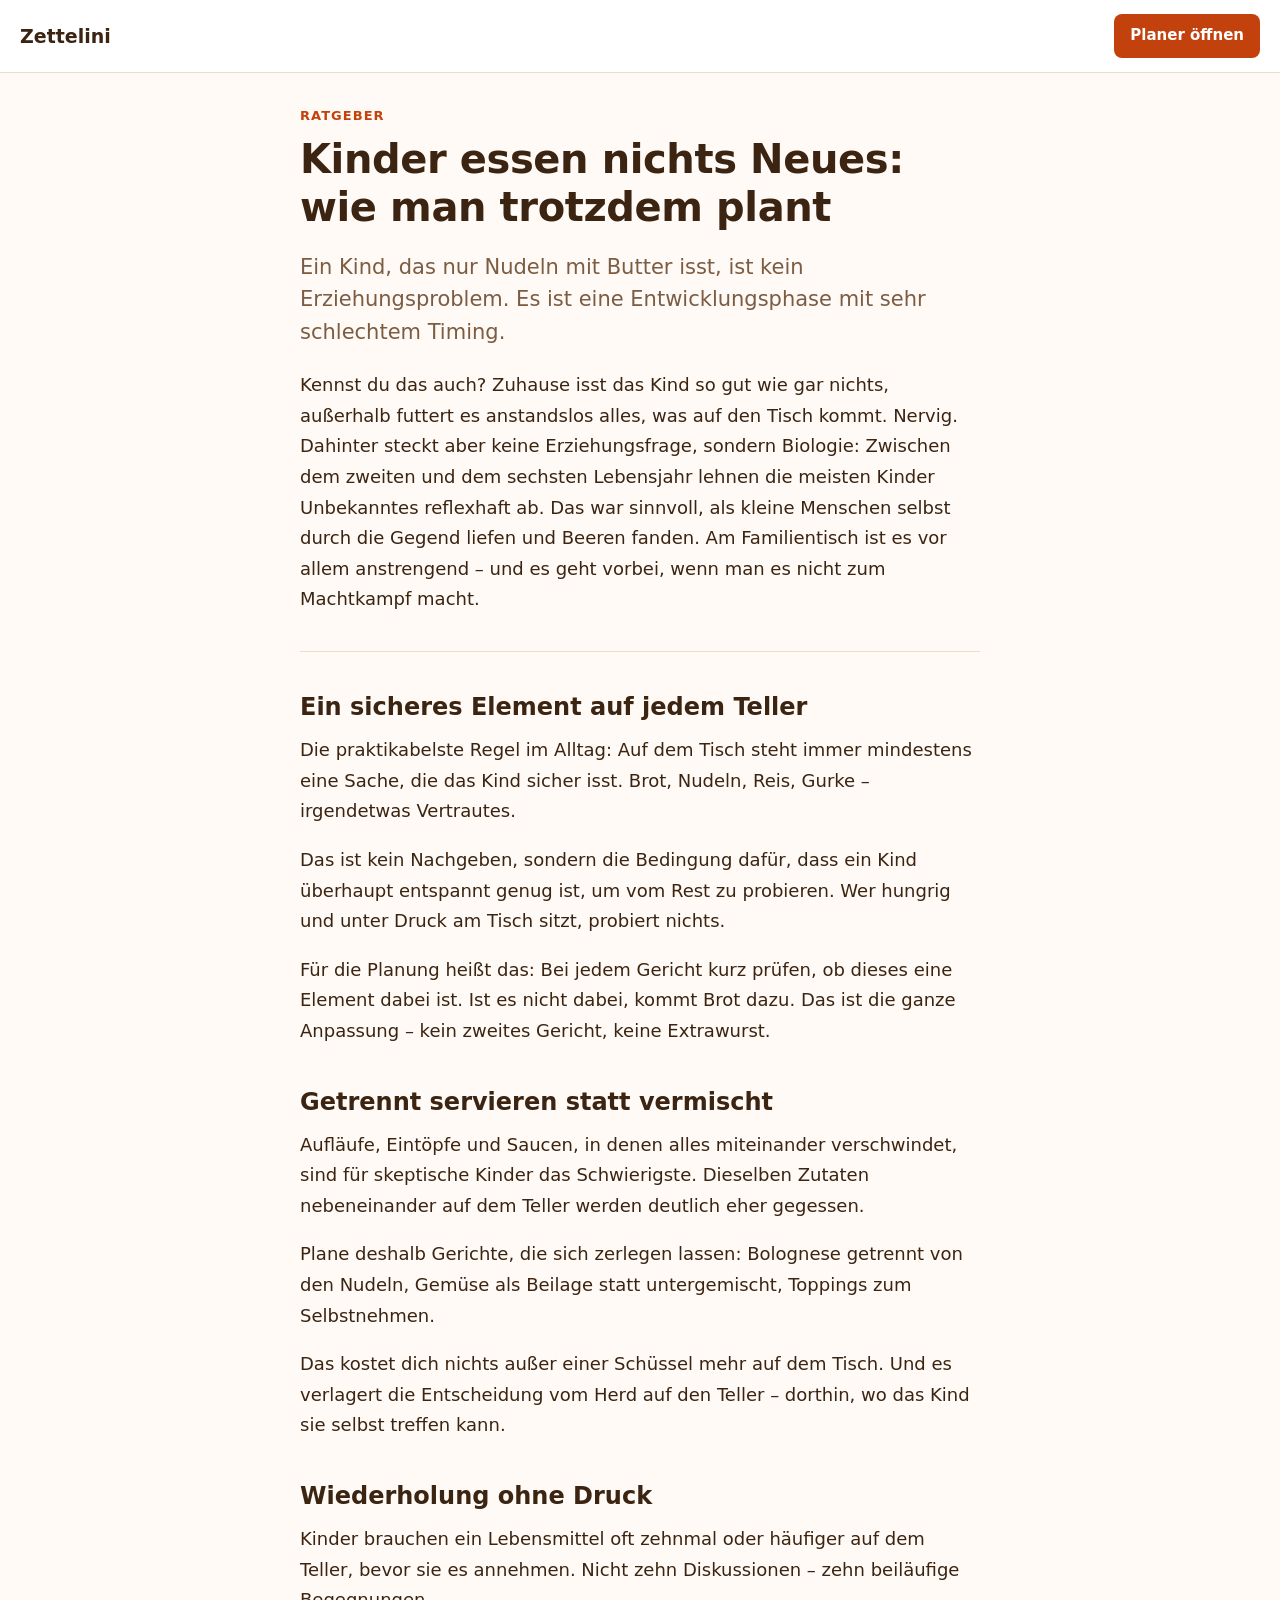
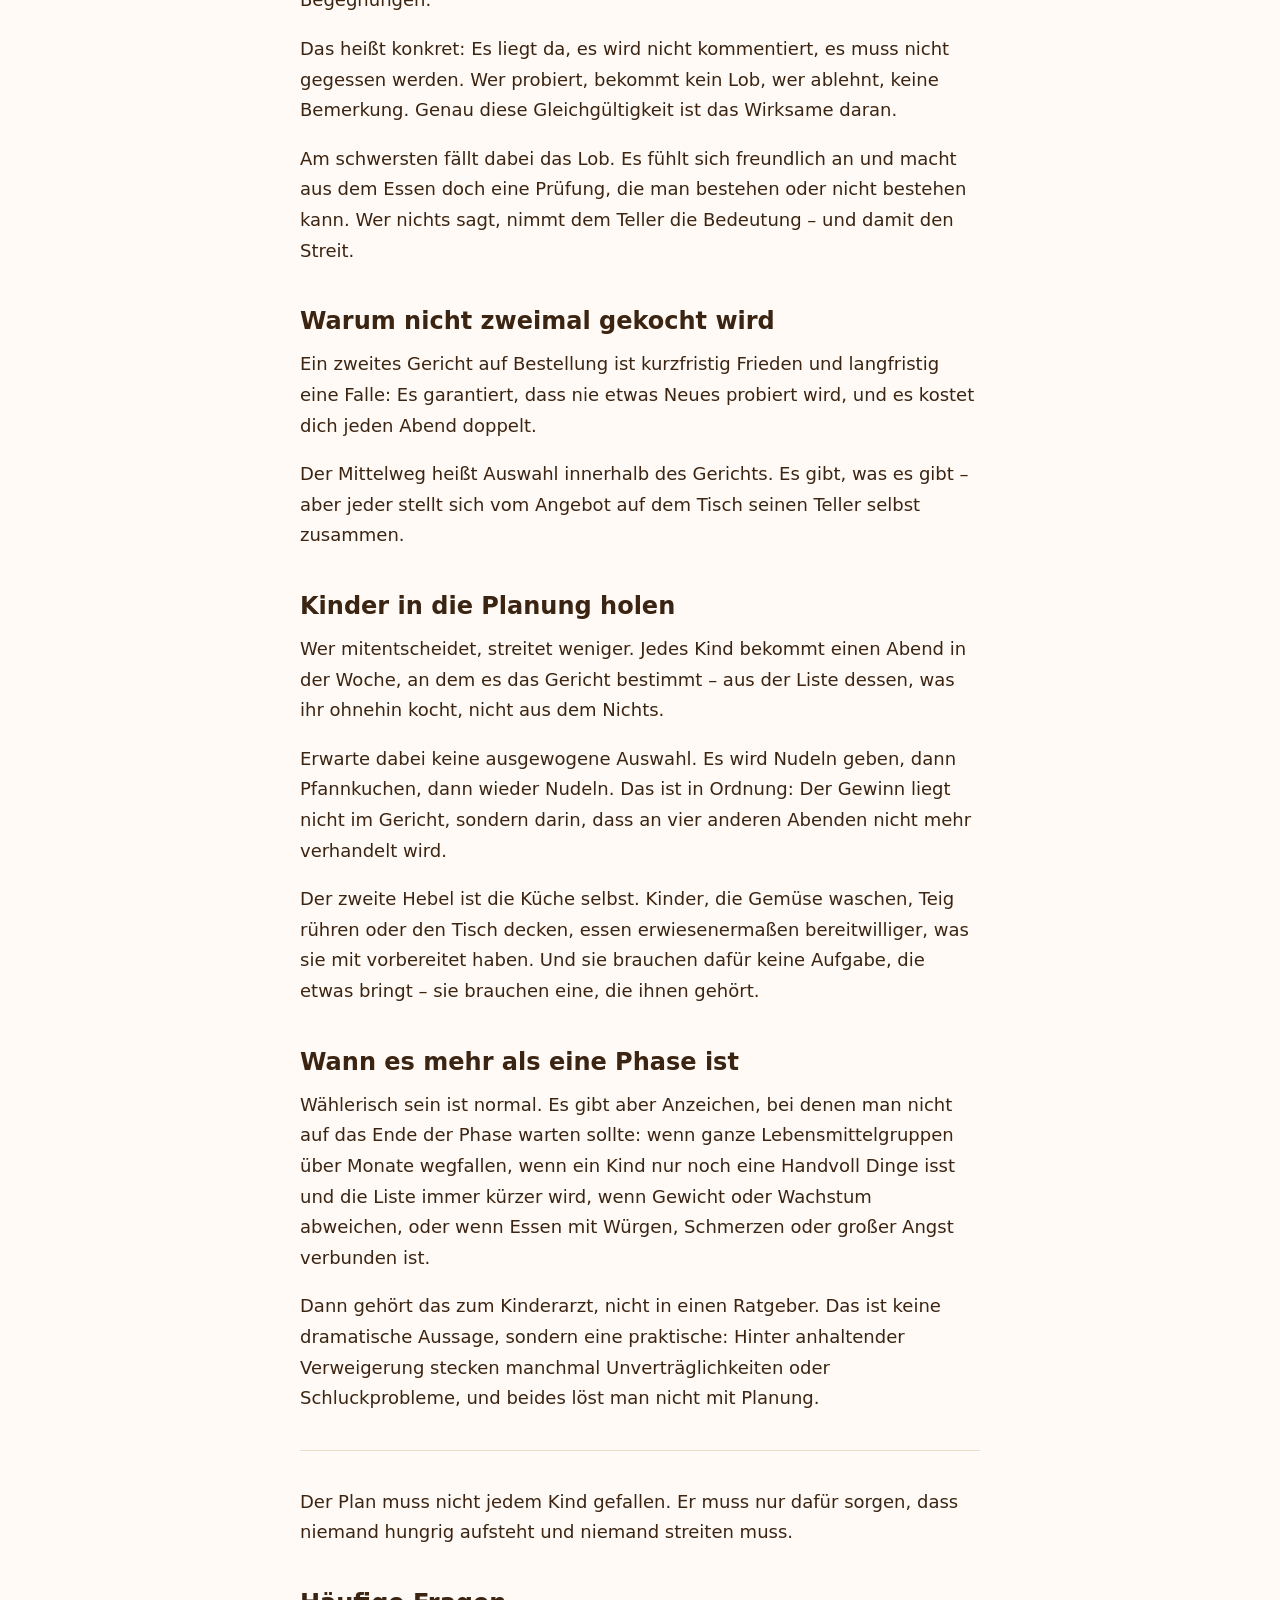
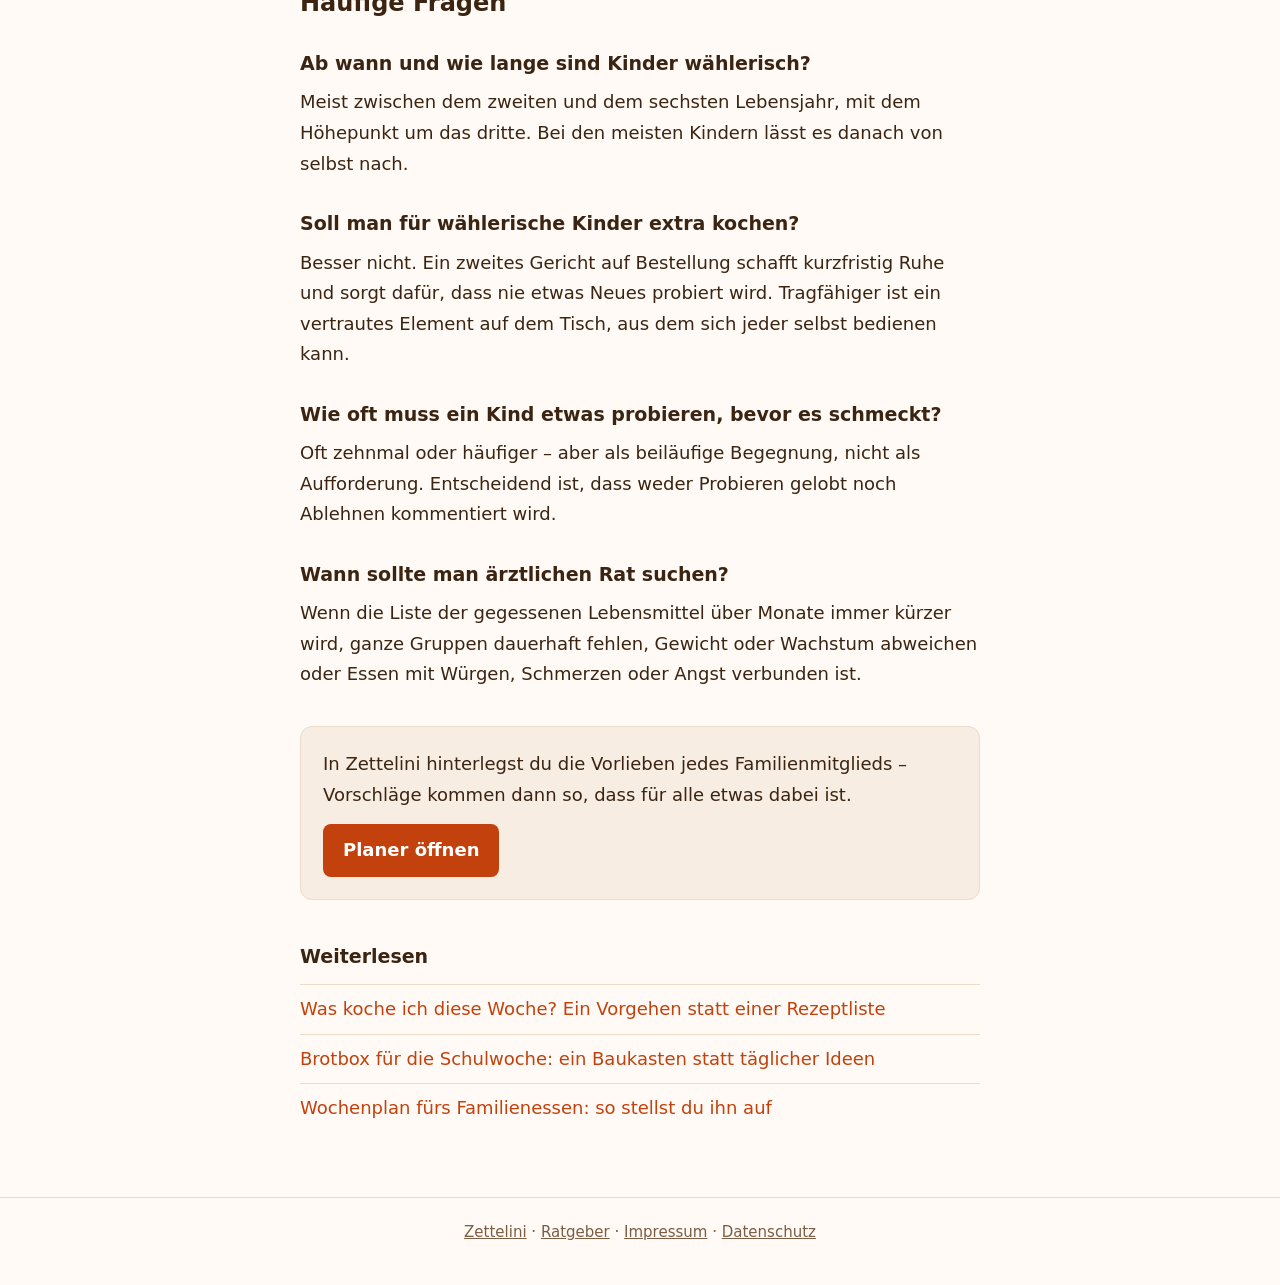
<file: ratgeber/kinder-essen-nichts-neues/index.html>
<!DOCTYPE html>
<html lang="de">
<head>
<meta charset="UTF-8">
<meta name="viewport" content="width=device-width, initial-scale=1.0">
<title>Kinder essen nichts Neues: wie man trotzdem plant | Zettelini</title>
<meta name="description" content="Wählerische Kinder sind normal, nicht schlecht erzogen. Wie ein Essensplan aussieht, der alle satt macht, ohne dass zweimal gekocht wird.">
<link rel="canonical" href="https://zettelini.de/ratgeber/kinder-essen-nichts-neues/">
<meta property="og:type" content="article">
<meta property="og:site_name" content="Zettelini">
<meta property="og:locale" content="de_DE">
<meta property="og:url" content="https://zettelini.de/ratgeber/kinder-essen-nichts-neues/">
<meta property="og:title" content="Kinder essen nichts Neues: wie man trotzdem plant">
<meta property="og:description" content="Ein sicheres Element auf jedem Teller – und kein zweites Menü.">
<meta name="twitter:card" content="summary">
<link rel="stylesheet" href="../ratgeber.css">
<script defer src="../../zaehler.js"></script>
<script type="application/ld+json">
{
  "@context": "https://schema.org",
  "@type": "Article",
  "headline": "Kinder essen nichts Neues: wie man trotzdem plant",
  "description": "Wählerische Kinder sind normal, nicht schlecht erzogen. Wie ein Essensplan aussieht, der alle satt macht, ohne dass zweimal gekocht wird.",
  "inLanguage": "de",
  "datePublished": "2026-08-21",
  "dateModified": "2026-09-05",
  "author": {
    "@type": "Person",
    "name": "Tom Schönknecht"
  },
  "publisher": {
    "@type": "Organization",
    "name": "Zettelini"
  },
  "mainEntityOfPage": "https://zettelini.de/ratgeber/kinder-essen-nichts-neues/"
}
</script>
<script type="application/ld+json">
{
  "@context": "https://schema.org",
  "@type": "FAQPage",
  "mainEntity": [
    {
      "@type": "Question",
      "name": "Ab wann und wie lange sind Kinder wählerisch?",
      "acceptedAnswer": {
        "@type": "Answer",
        "text": "Meist zwischen dem zweiten und dem sechsten Lebensjahr, mit dem Höhepunkt um das dritte. Bei den meisten Kindern lässt es danach von selbst nach."
      }
    },
    {
      "@type": "Question",
      "name": "Soll man für wählerische Kinder extra kochen?",
      "acceptedAnswer": {
        "@type": "Answer",
        "text": "Besser nicht. Ein zweites Gericht auf Bestellung schafft kurzfristig Ruhe und sorgt dafür, dass nie etwas Neues probiert wird. Tragfähiger ist ein vertrautes Element auf dem Tisch, aus dem sich jeder selbst bedienen kann."
      }
    },
    {
      "@type": "Question",
      "name": "Wie oft muss ein Kind etwas probieren, bevor es schmeckt?",
      "acceptedAnswer": {
        "@type": "Answer",
        "text": "Oft zehnmal oder häufiger – aber als beiläufige Begegnung, nicht als Aufforderung. Entscheidend ist, dass weder Probieren gelobt noch Ablehnen kommentiert wird."
      }
    },
    {
      "@type": "Question",
      "name": "Wann sollte man ärztlichen Rat suchen?",
      "acceptedAnswer": {
        "@type": "Answer",
        "text": "Wenn die Liste der gegessenen Lebensmittel über Monate immer kürzer wird, ganze Gruppen dauerhaft fehlen, Gewicht oder Wachstum abweichen oder Essen mit Würgen, Schmerzen oder Angst verbunden ist."
      }
    }
  ]
}
</script>
</head>
<body>

<header class="nav">
  <a class="nav-brand" href="../../">Zettelini</a>
  <a class="nav-cta" href="../../app/?von=ratgeber">Planer öffnen</a>
</header>
<div class="wrap">
<article>
  <div class="eyebrow">Ratgeber</div>
  <h1>Kinder essen nichts Neues: wie man trotzdem plant</h1>

  <p class="lead">Ein Kind, das nur Nudeln mit Butter isst, ist kein Erziehungsproblem. Es ist eine Entwicklungsphase mit sehr schlechtem Timing.</p>
  <p>Kennst du das auch? Zuhause isst das Kind so gut wie gar nichts, außerhalb futtert es anstandslos alles, was auf den Tisch kommt. Nervig. Dahinter steckt aber keine Erziehungsfrage, sondern Biologie: Zwischen dem zweiten und dem sechsten Lebensjahr lehnen die meisten Kinder Unbekanntes reflexhaft ab. Das war sinnvoll, als kleine Menschen selbst durch die Gegend liefen und Beeren fanden. Am Familientisch ist es vor allem anstrengend – und es geht vorbei, wenn man es nicht zum Machtkampf macht.</p>

  <hr class="sep">

  <h2>Ein sicheres Element auf jedem Teller</h2>
  <p>Die praktikabelste Regel im Alltag: Auf dem Tisch steht immer mindestens eine Sache, die das Kind sicher isst. Brot, Nudeln, Reis, Gurke – irgendetwas Vertrautes.</p>
  <p>Das ist kein Nachgeben, sondern die Bedingung dafür, dass ein Kind überhaupt entspannt genug ist, um vom Rest zu probieren. Wer hungrig und unter Druck am Tisch sitzt, probiert nichts.</p>
  <p>Für die Planung heißt das: Bei jedem Gericht kurz prüfen, ob dieses eine Element dabei ist. Ist es nicht dabei, kommt Brot dazu. Das ist die ganze Anpassung – kein zweites Gericht, keine Extrawurst.</p>

  <h2>Getrennt servieren statt vermischt</h2>
  <p>Aufläufe, Eintöpfe und Saucen, in denen alles miteinander verschwindet, sind für skeptische Kinder das Schwierigste. Dieselben Zutaten nebeneinander auf dem Teller werden deutlich eher gegessen.</p>
  <p>Plane deshalb Gerichte, die sich zerlegen lassen: Bolognese getrennt von den Nudeln, Gemüse als Beilage statt untergemischt, Toppings zum Selbstnehmen.</p>
  <p>Das kostet dich nichts außer einer Schüssel mehr auf dem Tisch. Und es verlagert die Entscheidung vom Herd auf den Teller – dorthin, wo das Kind sie selbst treffen kann.</p>

  <h2>Wiederholung ohne Druck</h2>
  <p>Kinder brauchen ein Lebensmittel oft zehnmal oder häufiger auf dem Teller, bevor sie es annehmen. Nicht zehn Diskussionen – zehn beiläufige Begegnungen.</p>
  <p>Das heißt konkret: Es liegt da, es wird nicht kommentiert, es muss nicht gegessen werden. Wer probiert, bekommt kein Lob, wer ablehnt, keine Bemerkung. Genau diese Gleichgültigkeit ist das Wirksame daran.</p>
  <p>Am schwersten fällt dabei das Lob. Es fühlt sich freundlich an und macht aus dem Essen doch eine Prüfung, die man bestehen oder nicht bestehen kann. Wer nichts sagt, nimmt dem Teller die Bedeutung – und damit den Streit.</p>

  <h2>Warum nicht zweimal gekocht wird</h2>
  <p>Ein zweites Gericht auf Bestellung ist kurzfristig Frieden und langfristig eine Falle: Es garantiert, dass nie etwas Neues probiert wird, und es kostet dich jeden Abend doppelt.</p>
  <p>Der Mittelweg heißt Auswahl innerhalb des Gerichts. Es gibt, was es gibt – aber jeder stellt sich vom Angebot auf dem Tisch seinen Teller selbst zusammen.</p>

  <h2>Kinder in die Planung holen</h2>
  <p>Wer mitentscheidet, streitet weniger. Jedes Kind bekommt einen Abend in der Woche, an dem es das Gericht bestimmt – aus der Liste dessen, was ihr ohnehin kocht, nicht aus dem Nichts.</p>
  <p>Erwarte dabei keine ausgewogene Auswahl. Es wird Nudeln geben, dann Pfannkuchen, dann wieder Nudeln. Das ist in Ordnung: Der Gewinn liegt nicht im Gericht, sondern darin, dass an vier anderen Abenden nicht mehr verhandelt wird.</p>
  <p>Der zweite Hebel ist die Küche selbst. Kinder, die Gemüse waschen, Teig rühren oder den Tisch decken, essen erwiesenermaßen bereitwilliger, was sie mit vorbereitet haben. Und sie brauchen dafür keine Aufgabe, die etwas bringt – sie brauchen eine, die ihnen gehört.</p>

  <h2>Wann es mehr als eine Phase ist</h2>
  <p>Wählerisch sein ist normal. Es gibt aber Anzeichen, bei denen man nicht auf das Ende der Phase warten sollte: wenn ganze Lebensmittelgruppen über Monate wegfallen, wenn ein Kind nur noch eine Handvoll Dinge isst und die Liste immer kürzer wird, wenn Gewicht oder Wachstum abweichen, oder wenn Essen mit Würgen, Schmerzen oder großer Angst verbunden ist.</p>
  <p>Dann gehört das zum Kinderarzt, nicht in einen Ratgeber. Das ist keine dramatische Aussage, sondern eine praktische: Hinter anhaltender Verweigerung stecken manchmal Unverträglichkeiten oder Schluckprobleme, und beides löst man nicht mit Planung.</p>

  <hr class="sep">

  <p>Der Plan muss nicht jedem Kind gefallen. Er muss nur dafür sorgen, dass niemand hungrig aufsteht und niemand streiten muss.</p>

  <h2>Häufige Fragen</h2>
  <h3>Ab wann und wie lange sind Kinder wählerisch?</h3>
  <p>Meist zwischen dem zweiten und dem sechsten Lebensjahr, mit dem Höhepunkt um das dritte. Bei den meisten Kindern lässt es danach von selbst nach.</p>
  <h3>Soll man für wählerische Kinder extra kochen?</h3>
  <p>Besser nicht. Ein zweites Gericht auf Bestellung schafft kurzfristig Ruhe und sorgt dafür, dass nie etwas Neues probiert wird. Tragfähiger ist ein vertrautes Element auf dem Tisch, aus dem sich jeder selbst bedienen kann.</p>
  <h3>Wie oft muss ein Kind etwas probieren, bevor es schmeckt?</h3>
  <p>Oft zehnmal oder häufiger – aber als beiläufige Begegnung, nicht als Aufforderung. Entscheidend ist, dass weder Probieren gelobt noch Ablehnen kommentiert wird.</p>
  <h3>Wann sollte man ärztlichen Rat suchen?</h3>
  <p>Wenn die Liste der gegessenen Lebensmittel über Monate immer kürzer wird, ganze Gruppen dauerhaft fehlen, Gewicht oder Wachstum abweichen oder Essen mit Würgen, Schmerzen oder Angst verbunden ist.</p>

  <div class="cta-box">
    <p>In Zettelini hinterlegst du die Vorlieben jedes Familienmitglieds – Vorschläge kommen dann so, dass für alle etwas dabei ist.</p>
    <a class="cta-btn" href="../../app/?von=artikel">Planer öffnen</a>
  </div>

  <div class="related">
    <h3>Weiterlesen</h3>
    <a href="../was-koche-ich-diese-woche/">Was koche ich diese Woche? Ein Vorgehen statt einer Rezeptliste</a>
    <a href="../brotbox-ideen/">Brotbox für die Schulwoche: ein Baukasten statt täglicher Ideen</a>
    <a href="../wochenplan-erstellen/">Wochenplan fürs Familienessen: so stellst du ihn auf</a>
  </div>
</article>
</div>

<footer>
  <a href="../../">Zettelini</a> · <a href="../">Ratgeber</a> · <a href="../../impressum/">Impressum</a> · <a href="../../datenschutz/">Datenschutz</a>
</footer>

</body>
</html>
</file>
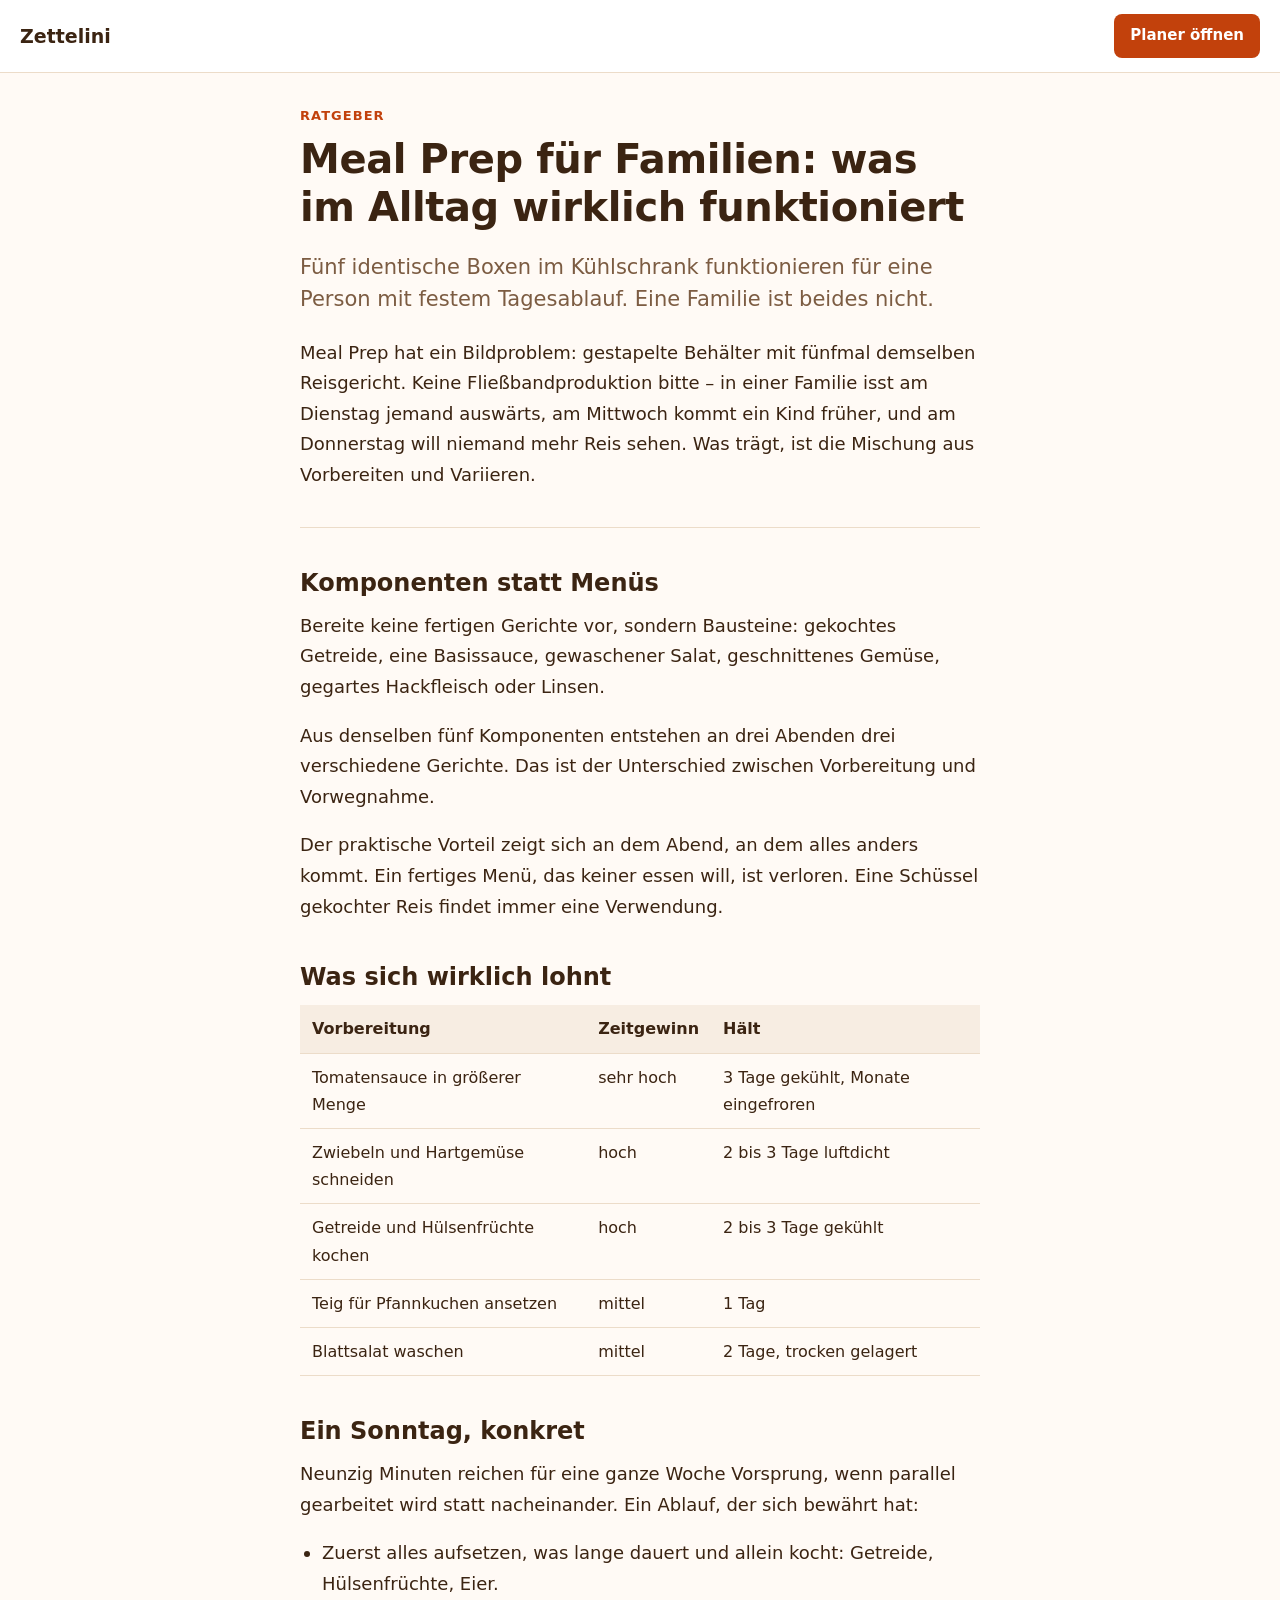
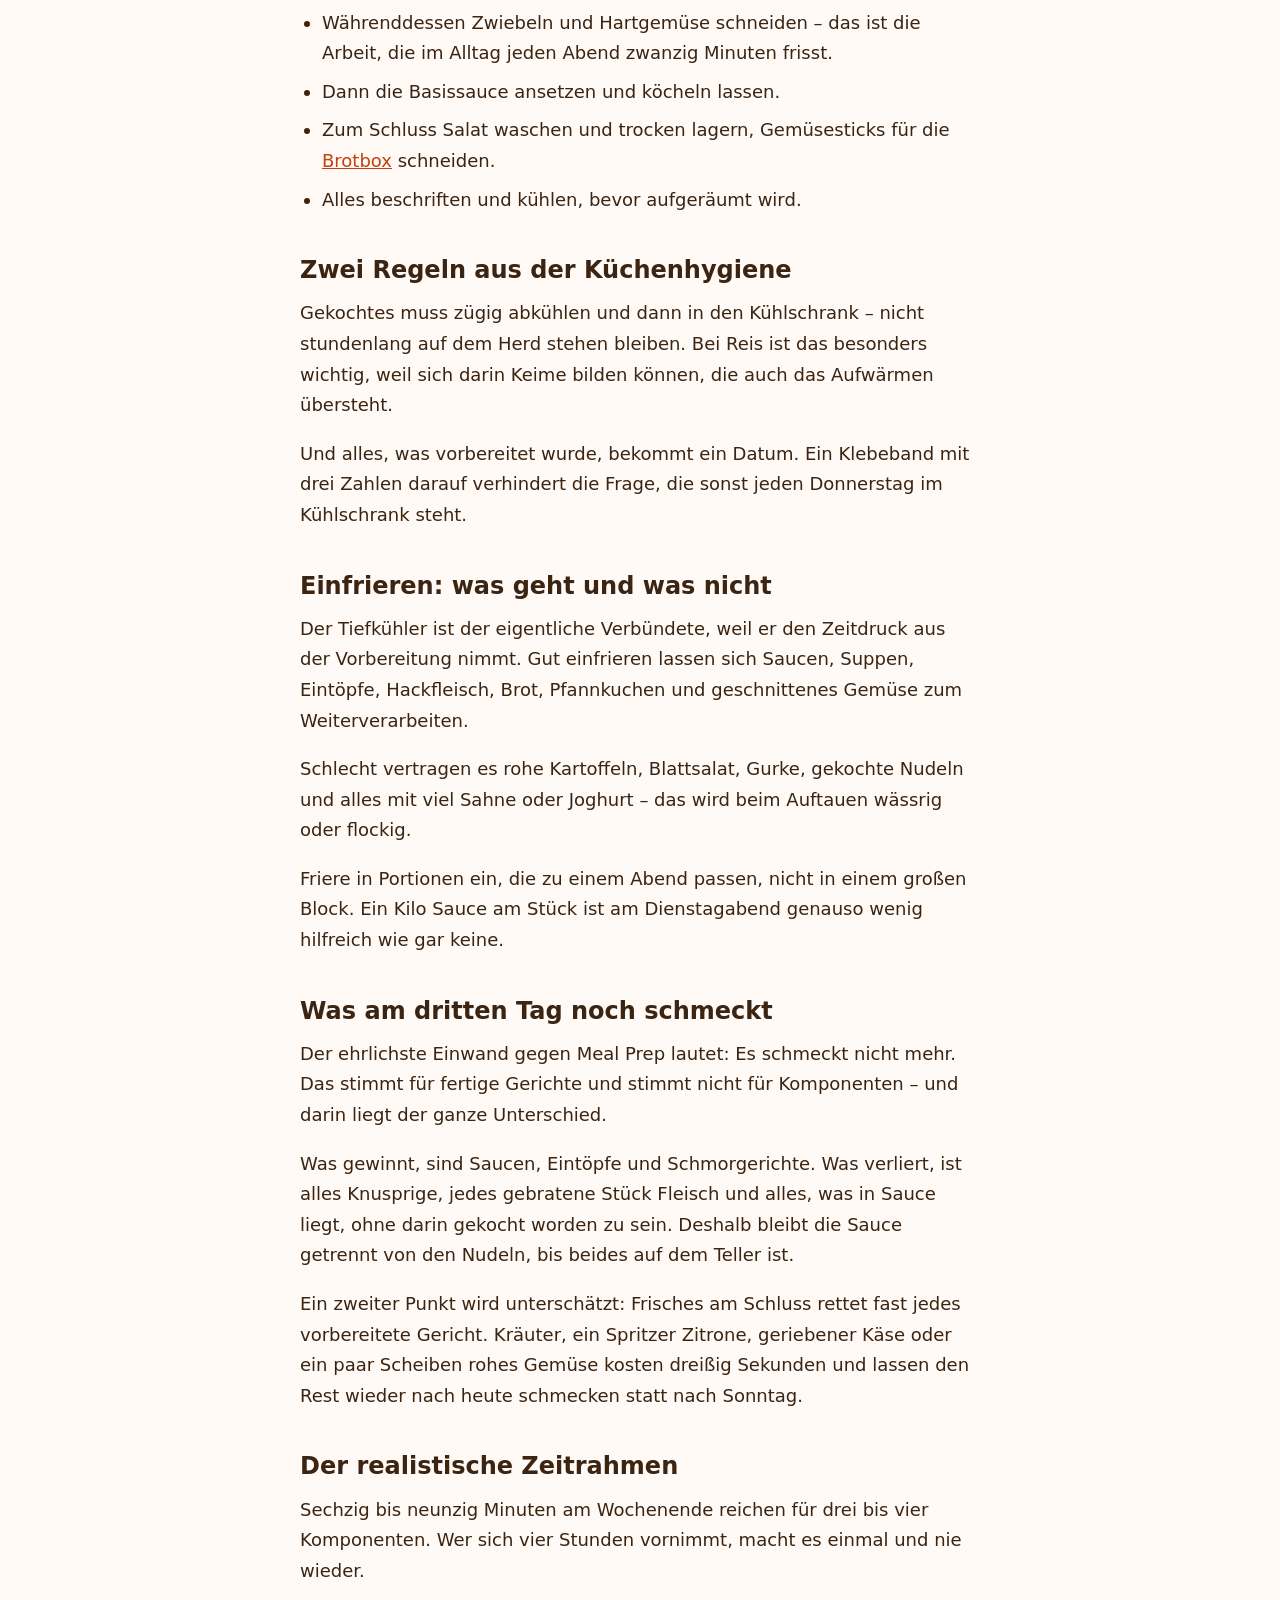
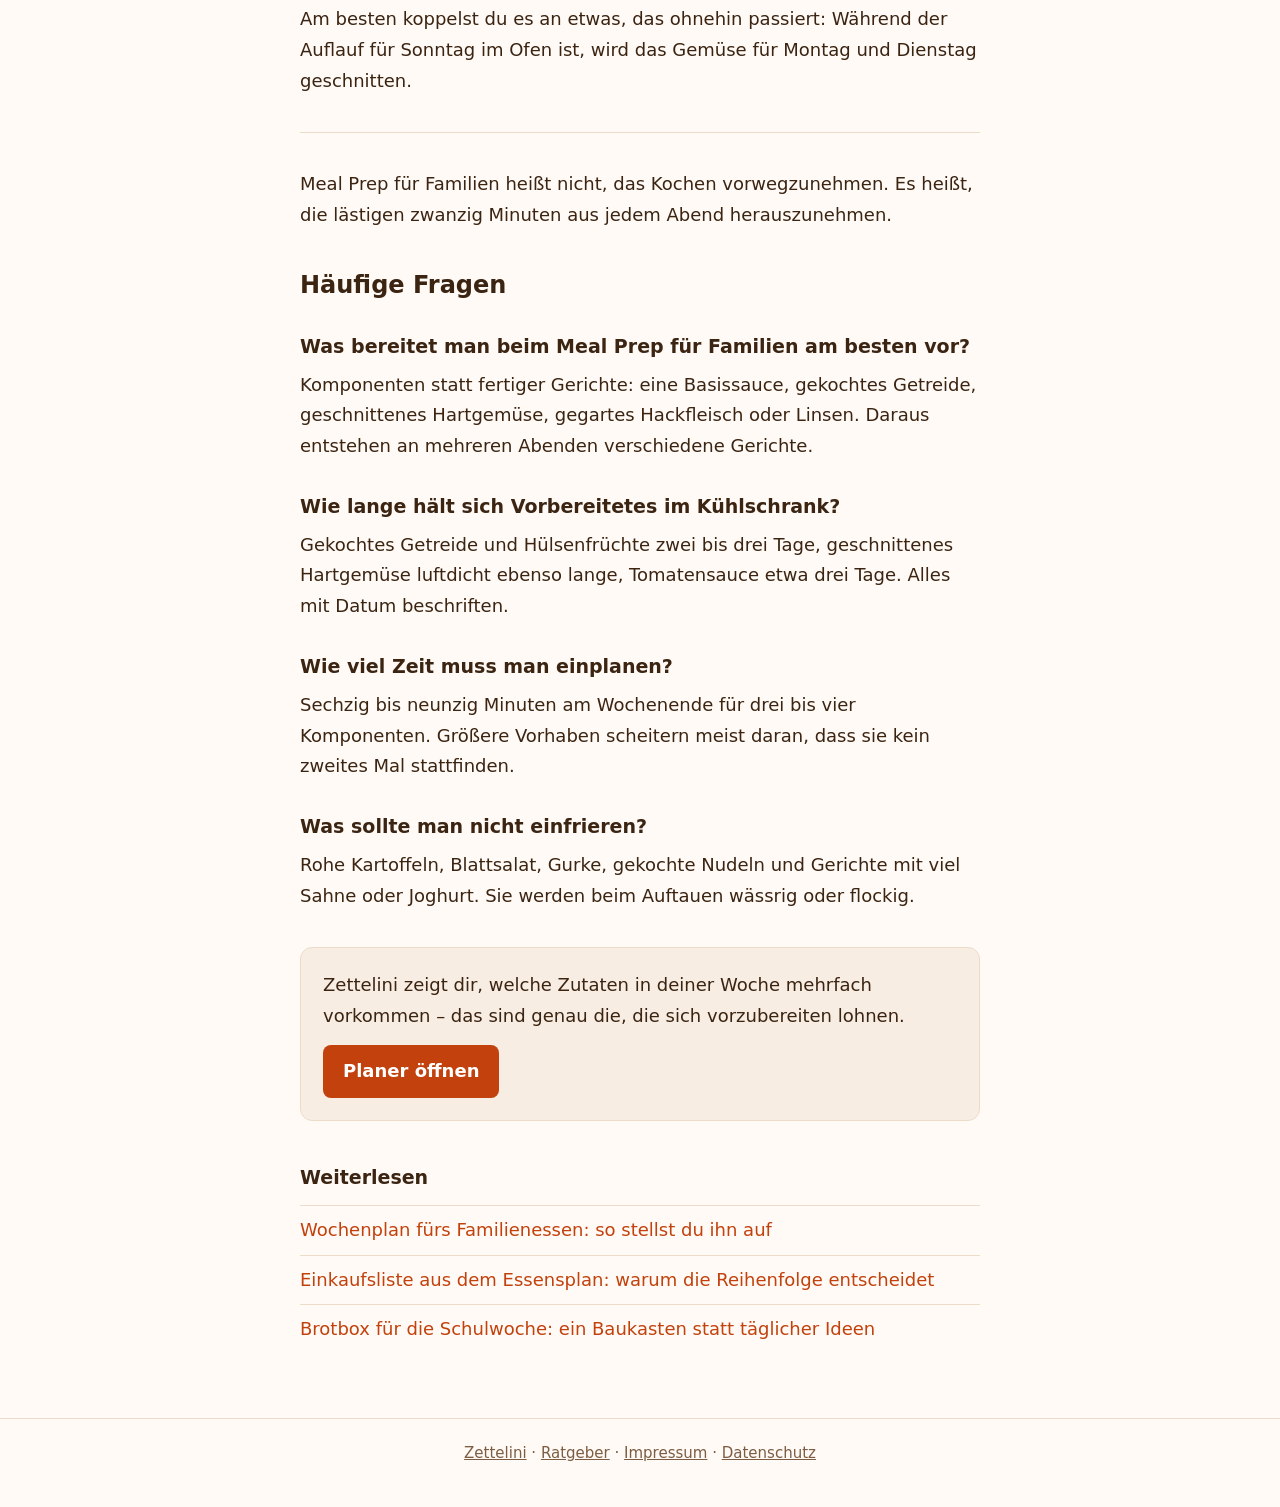
<file: ratgeber/meal-prep-familie/index.html>
<!DOCTYPE html>
<html lang="de">
<head>
<meta charset="UTF-8">
<meta name="viewport" content="width=device-width, initial-scale=1.0">
<title>Meal Prep für Familien im Alltag | Zettelini</title>
<meta name="description" content="Meal Prep mit Kindern funktioniert anders als auf Instagram: Warum Komponenten-Vorbereitung im Familienalltag trägt und fertige Menüboxen scheitern.">
<link rel="canonical" href="https://zettelini.de/ratgeber/meal-prep-familie/">
<meta property="og:type" content="article">
<meta property="og:site_name" content="Zettelini">
<meta property="og:locale" content="de_DE">
<meta property="og:url" content="https://zettelini.de/ratgeber/meal-prep-familie/">
<meta property="og:title" content="Meal Prep für Familien im Alltag">
<meta property="og:description" content="Komponenten vorbereiten statt fünf fertige Boxen stapeln.">
<meta name="twitter:card" content="summary">
<link rel="stylesheet" href="../ratgeber.css">
<script defer src="../../zaehler.js"></script>
<script type="application/ld+json">
{
  "@context": "https://schema.org",
  "@type": "Article",
  "headline": "Meal Prep für Familien: was im Alltag wirklich funktioniert",
  "description": "Meal Prep mit Kindern funktioniert anders als auf Instagram: Warum Komponenten-Vorbereitung im Familienalltag trägt und fertige Menüboxen scheitern.",
  "inLanguage": "de",
  "datePublished": "2026-08-21",
  "dateModified": "2026-09-05",
  "author": {
    "@type": "Person",
    "name": "Tom Schönknecht"
  },
  "publisher": {
    "@type": "Organization",
    "name": "Zettelini"
  },
  "mainEntityOfPage": "https://zettelini.de/ratgeber/meal-prep-familie/"
}
</script>
<script type="application/ld+json">
{
  "@context": "https://schema.org",
  "@type": "FAQPage",
  "mainEntity": [
    {
      "@type": "Question",
      "name": "Was bereitet man beim Meal Prep für Familien am besten vor?",
      "acceptedAnswer": {
        "@type": "Answer",
        "text": "Komponenten statt fertiger Gerichte: eine Basissauce, gekochtes Getreide, geschnittenes Hartgemüse, gegartes Hackfleisch oder Linsen. Daraus entstehen an mehreren Abenden verschiedene Gerichte."
      }
    },
    {
      "@type": "Question",
      "name": "Wie lange hält sich Vorbereitetes im Kühlschrank?",
      "acceptedAnswer": {
        "@type": "Answer",
        "text": "Gekochtes Getreide und Hülsenfrüchte zwei bis drei Tage, geschnittenes Hartgemüse luftdicht ebenso lange, Tomatensauce etwa drei Tage. Alles mit Datum beschriften."
      }
    },
    {
      "@type": "Question",
      "name": "Wie viel Zeit muss man einplanen?",
      "acceptedAnswer": {
        "@type": "Answer",
        "text": "Sechzig bis neunzig Minuten am Wochenende für drei bis vier Komponenten. Größere Vorhaben scheitern meist daran, dass sie kein zweites Mal stattfinden."
      }
    },
    {
      "@type": "Question",
      "name": "Was sollte man nicht einfrieren?",
      "acceptedAnswer": {
        "@type": "Answer",
        "text": "Rohe Kartoffeln, Blattsalat, Gurke, gekochte Nudeln und Gerichte mit viel Sahne oder Joghurt. Sie werden beim Auftauen wässrig oder flockig."
      }
    }
  ]
}
</script>
</head>
<body>

<header class="nav">
  <a class="nav-brand" href="../../">Zettelini</a>
  <a class="nav-cta" href="../../app/?von=ratgeber">Planer öffnen</a>
</header>
<div class="wrap">
<article>
  <div class="eyebrow">Ratgeber</div>
  <h1>Meal Prep für Familien: was im Alltag wirklich funktioniert</h1>

  <p class="lead">Fünf identische Boxen im Kühlschrank funktionieren für eine Person mit festem Tagesablauf. Eine Familie ist beides nicht.</p>
  <p>Meal Prep hat ein Bildproblem: gestapelte Behälter mit fünfmal demselben Reisgericht. Keine Fließbandproduktion bitte – in einer Familie isst am Dienstag jemand auswärts, am Mittwoch kommt ein Kind früher, und am Donnerstag will niemand mehr Reis sehen. Was trägt, ist die Mischung aus Vorbereiten und Variieren.</p>

  <hr class="sep">

  <h2>Komponenten statt Menüs</h2>
  <p>Bereite keine fertigen Gerichte vor, sondern Bausteine: gekochtes Getreide, eine Basissauce, gewaschener Salat, geschnittenes Gemüse, gegartes Hackfleisch oder Linsen.</p>
  <p>Aus denselben fünf Komponenten entstehen an drei Abenden drei verschiedene Gerichte. Das ist der Unterschied zwischen Vorbereitung und Vorwegnahme.</p>
  <p>Der praktische Vorteil zeigt sich an dem Abend, an dem alles anders kommt. Ein fertiges Menü, das keiner essen will, ist verloren. Eine Schüssel gekochter Reis findet immer eine Verwendung.</p>

  <h2>Was sich wirklich lohnt</h2>
  <div class="tbl-wrap">
  <table>
    <thead><tr><th>Vorbereitung</th><th>Zeitgewinn</th><th>Hält</th></tr></thead>
    <tbody>
      <tr><td>Tomatensauce in größerer Menge</td><td>sehr hoch</td><td>3 Tage gekühlt, Monate eingefroren</td></tr>
      <tr><td>Zwiebeln und Hartgemüse schneiden</td><td>hoch</td><td>2 bis 3 Tage luftdicht</td></tr>
      <tr><td>Getreide und Hülsenfrüchte kochen</td><td>hoch</td><td>2 bis 3 Tage gekühlt</td></tr>
      <tr><td>Teig für Pfannkuchen ansetzen</td><td>mittel</td><td>1 Tag</td></tr>
      <tr><td>Blattsalat waschen</td><td>mittel</td><td>2 Tage, trocken gelagert</td></tr>
    </tbody>
  </table>
  </div>

  <h2>Ein Sonntag, konkret</h2>
  <p>Neunzig Minuten reichen für eine ganze Woche Vorsprung, wenn parallel gearbeitet wird statt nacheinander. Ein Ablauf, der sich bewährt hat:</p>
  <ul>
    <li>Zuerst alles aufsetzen, was lange dauert und allein kocht: Getreide, Hülsenfrüchte, Eier.</li>
    <li>Währenddessen Zwiebeln und Hartgemüse schneiden – das ist die Arbeit, die im Alltag jeden Abend zwanzig Minuten frisst.</li>
    <li>Dann die Basissauce ansetzen und köcheln lassen.</li>
    <li>Zum Schluss Salat waschen und trocken lagern, Gemüsesticks für die <a href="../brotbox-ideen/">Brotbox</a> schneiden.</li>
    <li>Alles beschriften und kühlen, bevor aufgeräumt wird.</li>
  </ul>

  <h2>Zwei Regeln aus der Küchenhygiene</h2>
  <p>Gekochtes muss zügig abkühlen und dann in den Kühlschrank – nicht stundenlang auf dem Herd stehen bleiben. Bei Reis ist das besonders wichtig, weil sich darin Keime bilden können, die auch das Aufwärmen übersteht.</p>
  <p>Und alles, was vorbereitet wurde, bekommt ein Datum. Ein Klebeband mit drei Zahlen darauf verhindert die Frage, die sonst jeden Donnerstag im Kühlschrank steht.</p>

  <h2>Einfrieren: was geht und was nicht</h2>
  <p>Der Tiefkühler ist der eigentliche Verbündete, weil er den Zeitdruck aus der Vorbereitung nimmt. Gut einfrieren lassen sich Saucen, Suppen, Eintöpfe, Hackfleisch, Brot, Pfannkuchen und geschnittenes Gemüse zum Weiterverarbeiten.</p>
  <p>Schlecht vertragen es rohe Kartoffeln, Blattsalat, Gurke, gekochte Nudeln und alles mit viel Sahne oder Joghurt – das wird beim Auftauen wässrig oder flockig.</p>
  <p>Friere in Portionen ein, die zu einem Abend passen, nicht in einem großen Block. Ein Kilo Sauce am Stück ist am Dienstagabend genauso wenig hilfreich wie gar keine.</p>

  <h2>Was am dritten Tag noch schmeckt</h2>
  <p>Der ehrlichste Einwand gegen Meal Prep lautet: Es schmeckt nicht mehr. Das stimmt für fertige Gerichte und stimmt nicht für Komponenten – und darin liegt der ganze Unterschied.</p>
  <p>Was gewinnt, sind Saucen, Eintöpfe und Schmorgerichte. Was verliert, ist alles Knusprige, jedes gebratene Stück Fleisch und alles, was in Sauce liegt, ohne darin gekocht worden zu sein. Deshalb bleibt die Sauce getrennt von den Nudeln, bis beides auf dem Teller ist.</p>
  <p>Ein zweiter Punkt wird unterschätzt: Frisches am Schluss rettet fast jedes vorbereitete Gericht. Kräuter, ein Spritzer Zitrone, geriebener Käse oder ein paar Scheiben rohes Gemüse kosten dreißig Sekunden und lassen den Rest wieder nach heute schmecken statt nach Sonntag.</p>

  <h2>Der realistische Zeitrahmen</h2>
  <p>Sechzig bis neunzig Minuten am Wochenende reichen für drei bis vier Komponenten. Wer sich vier Stunden vornimmt, macht es einmal und nie wieder.</p>
  <p>Am besten koppelst du es an etwas, das ohnehin passiert: Während der Auflauf für Sonntag im Ofen ist, wird das Gemüse für Montag und Dienstag geschnitten.</p>

  <hr class="sep">

  <p>Meal Prep für Familien heißt nicht, das Kochen vorwegzunehmen. Es heißt, die lästigen zwanzig Minuten aus jedem Abend herauszunehmen.</p>

  <h2>Häufige Fragen</h2>
  <h3>Was bereitet man beim Meal Prep für Familien am besten vor?</h3>
  <p>Komponenten statt fertiger Gerichte: eine Basissauce, gekochtes Getreide, geschnittenes Hartgemüse, gegartes Hackfleisch oder Linsen. Daraus entstehen an mehreren Abenden verschiedene Gerichte.</p>
  <h3>Wie lange hält sich Vorbereitetes im Kühlschrank?</h3>
  <p>Gekochtes Getreide und Hülsenfrüchte zwei bis drei Tage, geschnittenes Hartgemüse luftdicht ebenso lange, Tomatensauce etwa drei Tage. Alles mit Datum beschriften.</p>
  <h3>Wie viel Zeit muss man einplanen?</h3>
  <p>Sechzig bis neunzig Minuten am Wochenende für drei bis vier Komponenten. Größere Vorhaben scheitern meist daran, dass sie kein zweites Mal stattfinden.</p>
  <h3>Was sollte man nicht einfrieren?</h3>
  <p>Rohe Kartoffeln, Blattsalat, Gurke, gekochte Nudeln und Gerichte mit viel Sahne oder Joghurt. Sie werden beim Auftauen wässrig oder flockig.</p>

  <div class="cta-box">
    <p>Zettelini zeigt dir, welche Zutaten in deiner Woche mehrfach vorkommen – das sind genau die, die sich vorzubereiten lohnen.</p>
    <a class="cta-btn" href="../../app/?von=artikel">Planer öffnen</a>
  </div>

  <div class="related">
    <h3>Weiterlesen</h3>
    <a href="../wochenplan-erstellen/">Wochenplan fürs Familienessen: so stellst du ihn auf</a>
    <a href="../einkaufsliste-erstellen/">Einkaufsliste aus dem Essensplan: warum die Reihenfolge entscheidet</a>
    <a href="../brotbox-ideen/">Brotbox für die Schulwoche: ein Baukasten statt täglicher Ideen</a>
  </div>
</article>
</div>

<footer>
  <a href="../../">Zettelini</a> · <a href="../">Ratgeber</a> · <a href="../../impressum/">Impressum</a> · <a href="../../datenschutz/">Datenschutz</a>
</footer>

</body>
</html>
</file>
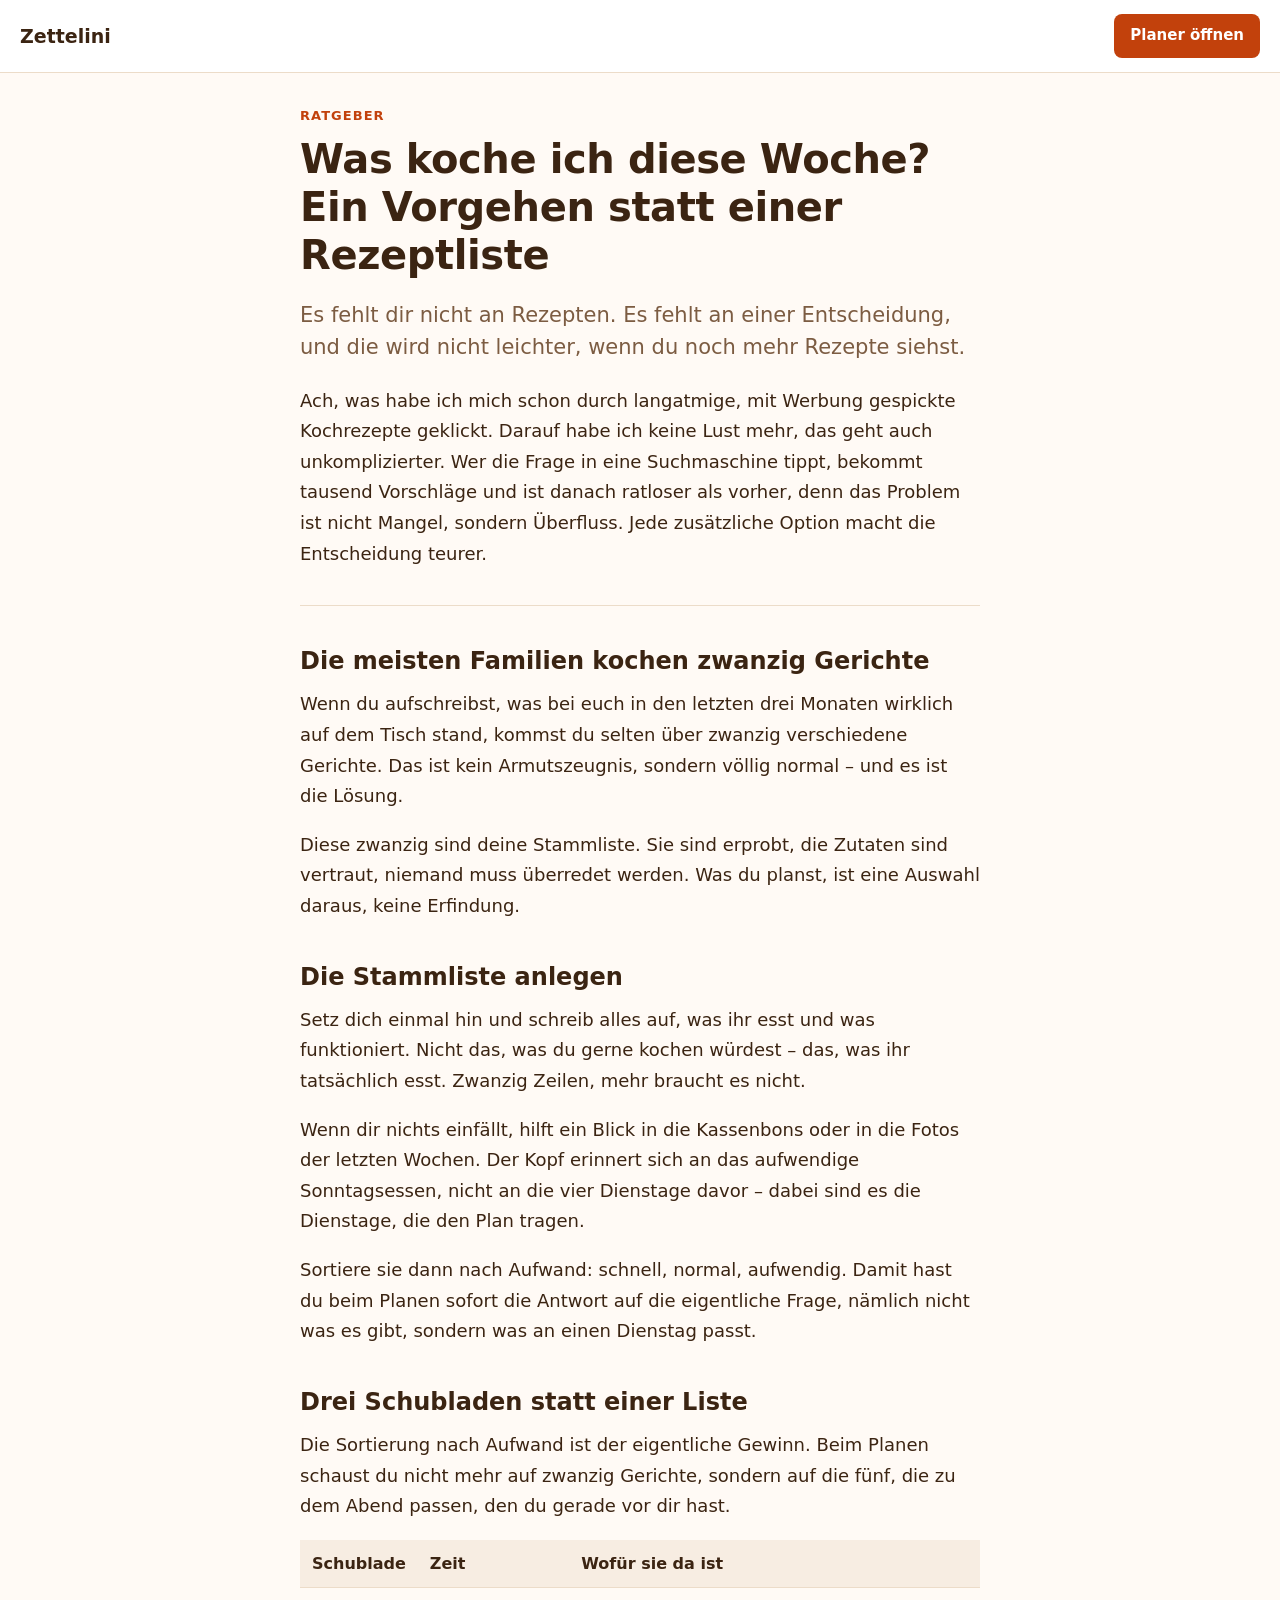
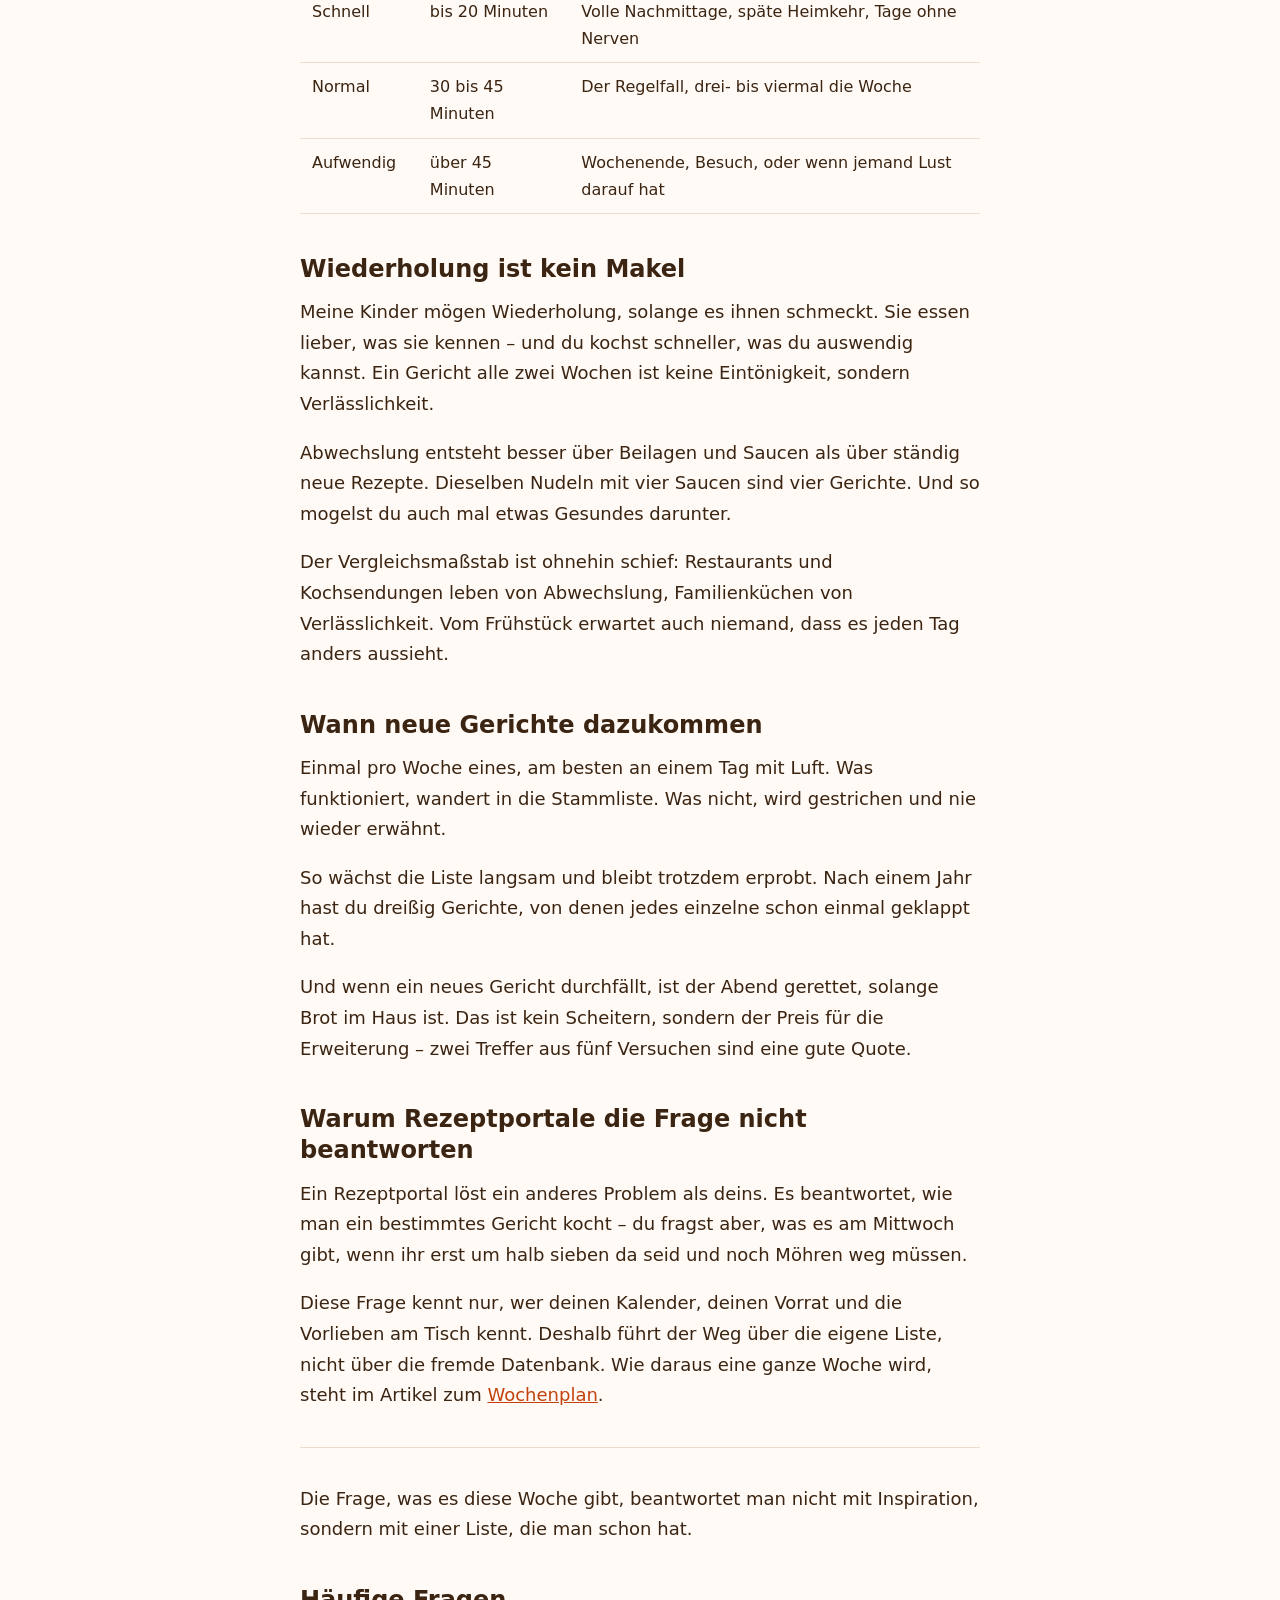
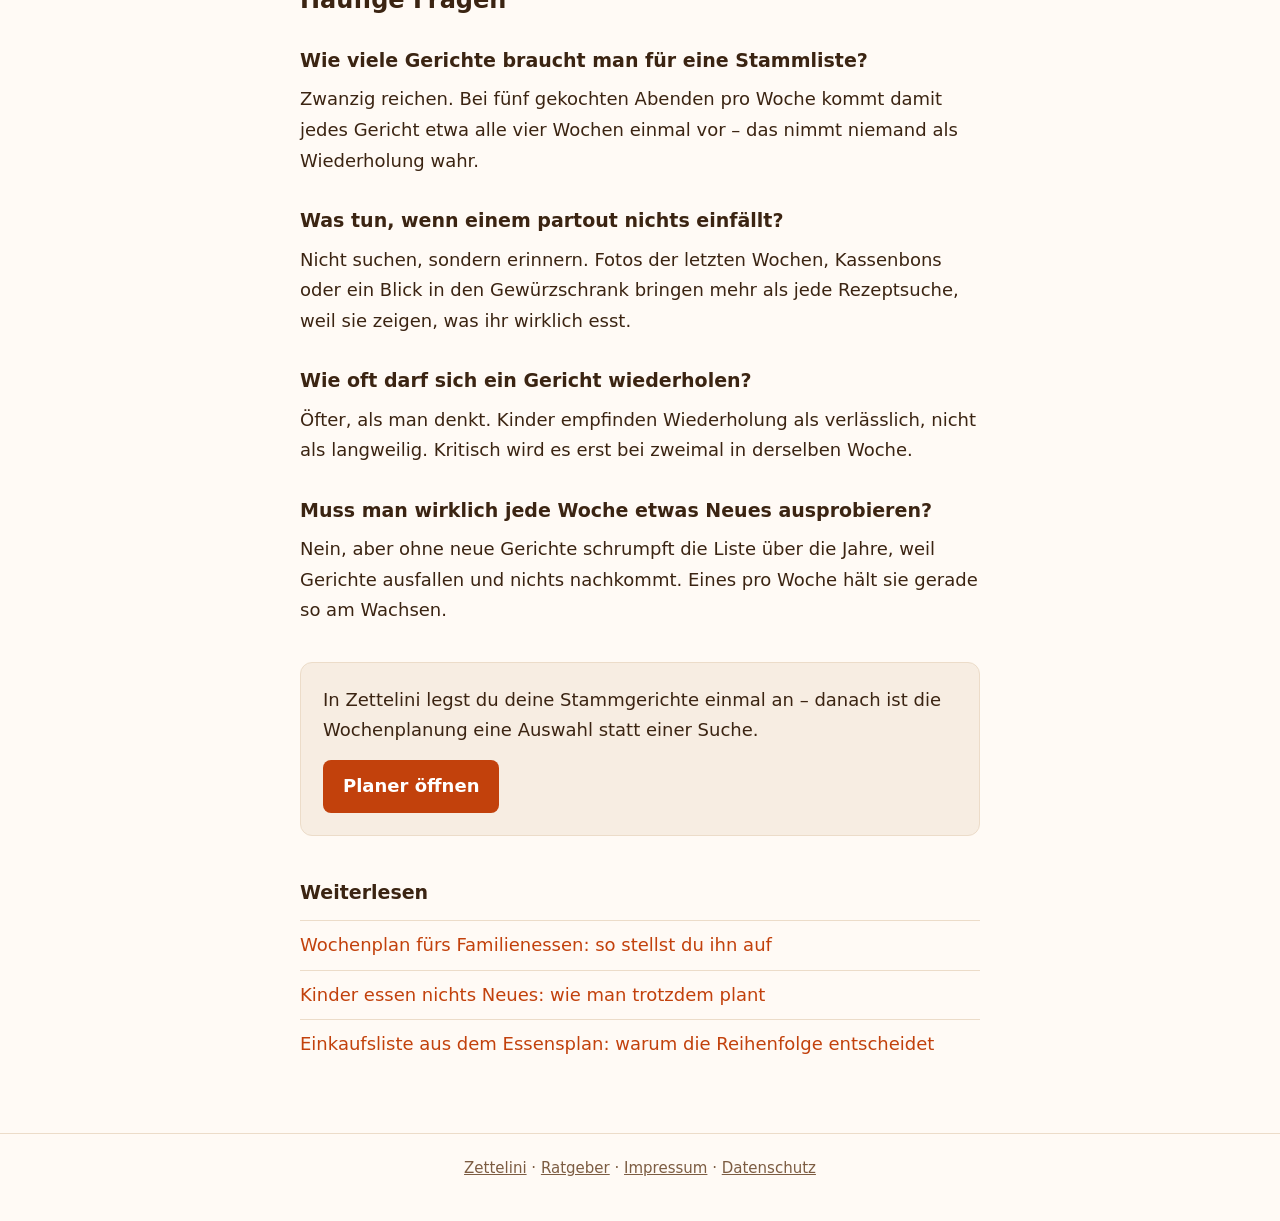
<file: ratgeber/was-koche-ich-diese-woche/index.html>
<!DOCTYPE html>
<html lang="de">
<head>
<meta charset="UTF-8">
<meta name="viewport" content="width=device-width, initial-scale=1.0">
<title>Was koche ich diese Woche? So entscheidest du | Zettelini</title>
<meta name="description" content="Warum Rezeptlisten bei der Frage &quot;Was koche ich diese Woche&quot; nicht helfen – und wie eine Stammliste aus 20 Gerichten die Planung in zehn Minuten erledigt.">
<link rel="canonical" href="https://zettelini.de/ratgeber/was-koche-ich-diese-woche/">
<meta property="og:type" content="article">
<meta property="og:site_name" content="Zettelini">
<meta property="og:locale" content="de_DE">
<meta property="og:url" content="https://zettelini.de/ratgeber/was-koche-ich-diese-woche/">
<meta property="og:title" content="Was koche ich diese Woche? So entscheidest du">
<meta property="og:description" content="Die Frage ist keine Ideenfrage. Sie ist eine Entscheidungsfrage.">
<meta name="twitter:card" content="summary">
<link rel="stylesheet" href="../ratgeber.css">
<script defer src="../../zaehler.js"></script>
<script type="application/ld+json">
{
  "@context": "https://schema.org",
  "@type": "Article",
  "headline": "Was koche ich diese Woche? Ein Vorgehen statt einer Rezeptliste",
  "description": "Warum Rezeptlisten bei der Frage \"Was koche ich diese Woche\" nicht helfen – und wie eine Stammliste aus 20 Gerichten die Planung in zehn Minuten erledigt.",
  "inLanguage": "de",
  "datePublished": "2026-08-21",
  "dateModified": "2026-09-05",
  "author": {
    "@type": "Person",
    "name": "Tom Schönknecht"
  },
  "publisher": {
    "@type": "Organization",
    "name": "Zettelini"
  },
  "mainEntityOfPage": "https://zettelini.de/ratgeber/was-koche-ich-diese-woche/"
}
</script>
<script type="application/ld+json">
{
  "@context": "https://schema.org",
  "@type": "FAQPage",
  "mainEntity": [
    {
      "@type": "Question",
      "name": "Wie viele Gerichte braucht man für eine Stammliste?",
      "acceptedAnswer": {
        "@type": "Answer",
        "text": "Zwanzig reichen. Bei fünf gekochten Abenden pro Woche kommt damit jedes Gericht etwa alle vier Wochen einmal vor – das nimmt niemand als Wiederholung wahr."
      }
    },
    {
      "@type": "Question",
      "name": "Was tun, wenn einem partout nichts einfällt?",
      "acceptedAnswer": {
        "@type": "Answer",
        "text": "Nicht suchen, sondern erinnern. Fotos der letzten Wochen, Kassenbons oder ein Blick in den Gewürzschrank bringen mehr als jede Rezeptsuche, weil sie zeigen, was ihr wirklich esst."
      }
    },
    {
      "@type": "Question",
      "name": "Wie oft darf sich ein Gericht wiederholen?",
      "acceptedAnswer": {
        "@type": "Answer",
        "text": "Öfter, als man denkt. Kinder empfinden Wiederholung als verlässlich, nicht als langweilig. Kritisch wird es erst bei zweimal in derselben Woche."
      }
    },
    {
      "@type": "Question",
      "name": "Muss man wirklich jede Woche etwas Neues ausprobieren?",
      "acceptedAnswer": {
        "@type": "Answer",
        "text": "Nein, aber ohne neue Gerichte schrumpft die Liste über die Jahre, weil Gerichte ausfallen und nichts nachkommt. Eines pro Woche hält sie gerade so am Wachsen."
      }
    }
  ]
}
</script>
</head>
<body>

<header class="nav">
  <a class="nav-brand" href="../../">Zettelini</a>
  <a class="nav-cta" href="../../app/?von=ratgeber">Planer öffnen</a>
</header>
<div class="wrap">
<article>
  <div class="eyebrow">Ratgeber</div>
  <h1>Was koche ich diese Woche? Ein Vorgehen statt einer Rezeptliste</h1>

  <p class="lead">Es fehlt dir nicht an Rezepten. Es fehlt an einer Entscheidung, und die wird nicht leichter, wenn du noch mehr Rezepte siehst.</p>
  <p>Ach, was habe ich mich schon durch langatmige, mit Werbung gespickte Kochrezepte geklickt. Darauf habe ich keine Lust mehr, das geht auch unkomplizierter. Wer die Frage in eine Suchmaschine tippt, bekommt tausend Vorschläge und ist danach ratloser als vorher, denn das Problem ist nicht Mangel, sondern Überfluss. Jede zusätzliche Option macht die Entscheidung teurer.</p>

  <hr class="sep">

  <h2>Die meisten Familien kochen zwanzig Gerichte</h2>
  <p>Wenn du aufschreibst, was bei euch in den letzten drei Monaten wirklich auf dem Tisch stand, kommst du selten über zwanzig verschiedene Gerichte. Das ist kein Armutszeugnis, sondern völlig normal – und es ist die Lösung.</p>
  <p>Diese zwanzig sind deine Stammliste. Sie sind erprobt, die Zutaten sind vertraut, niemand muss überredet werden. Was du planst, ist eine Auswahl daraus, keine Erfindung.</p>

  <h2>Die Stammliste anlegen</h2>
  <p>Setz dich einmal hin und schreib alles auf, was ihr esst und was funktioniert. Nicht das, was du gerne kochen würdest – das, was ihr tatsächlich esst. Zwanzig Zeilen, mehr braucht es nicht.</p>
  <p>Wenn dir nichts einfällt, hilft ein Blick in die Kassenbons oder in die Fotos der letzten Wochen. Der Kopf erinnert sich an das aufwendige Sonntagsessen, nicht an die vier Dienstage davor – dabei sind es die Dienstage, die den Plan tragen.</p>
  <p>Sortiere sie dann nach Aufwand: schnell, normal, aufwendig. Damit hast du beim Planen sofort die Antwort auf die eigentliche Frage, nämlich nicht was es gibt, sondern was an einen Dienstag passt.</p>

  <h2>Drei Schubladen statt einer Liste</h2>
  <p>Die Sortierung nach Aufwand ist der eigentliche Gewinn. Beim Planen schaust du nicht mehr auf zwanzig Gerichte, sondern auf die fünf, die zu dem Abend passen, den du gerade vor dir hast.</p>
  <div class="tbl-wrap">
  <table>
    <thead><tr><th>Schublade</th><th>Zeit</th><th>Wofür sie da ist</th></tr></thead>
    <tbody>
      <tr><td>Schnell</td><td>bis 20 Minuten</td><td>Volle Nachmittage, späte Heimkehr, Tage ohne Nerven</td></tr>
      <tr><td>Normal</td><td>30 bis 45 Minuten</td><td>Der Regelfall, drei- bis viermal die Woche</td></tr>
      <tr><td>Aufwendig</td><td>über 45 Minuten</td><td>Wochenende, Besuch, oder wenn jemand Lust darauf hat</td></tr>
    </tbody>
  </table>
  </div>

  <h2>Wiederholung ist kein Makel</h2>
  <p>Meine Kinder mögen Wiederholung, solange es ihnen schmeckt. Sie essen lieber, was sie kennen – und du kochst schneller, was du auswendig kannst. Ein Gericht alle zwei Wochen ist keine Eintönigkeit, sondern Verlässlichkeit.</p>
  <p>Abwechslung entsteht besser über Beilagen und Saucen als über ständig neue Rezepte. Dieselben Nudeln mit vier Saucen sind vier Gerichte. Und so mogelst du auch mal etwas Gesundes darunter.</p>
  <p>Der Vergleichsmaßstab ist ohnehin schief: Restaurants und Kochsendungen leben von Abwechslung, Familienküchen von Verlässlichkeit. Vom Frühstück erwartet auch niemand, dass es jeden Tag anders aussieht.</p>

  <h2>Wann neue Gerichte dazukommen</h2>
  <p>Einmal pro Woche eines, am besten an einem Tag mit Luft. Was funktioniert, wandert in die Stammliste. Was nicht, wird gestrichen und nie wieder erwähnt.</p>
  <p>So wächst die Liste langsam und bleibt trotzdem erprobt. Nach einem Jahr hast du dreißig Gerichte, von denen jedes einzelne schon einmal geklappt hat.</p>
  <p>Und wenn ein neues Gericht durchfällt, ist der Abend gerettet, solange Brot im Haus ist. Das ist kein Scheitern, sondern der Preis für die Erweiterung – zwei Treffer aus fünf Versuchen sind eine gute Quote.</p>

  <h2>Warum Rezeptportale die Frage nicht beantworten</h2>
  <p>Ein Rezeptportal löst ein anderes Problem als deins. Es beantwortet, wie man ein bestimmtes Gericht kocht – du fragst aber, was es am Mittwoch gibt, wenn ihr erst um halb sieben da seid und noch Möhren weg müssen.</p>
  <p>Diese Frage kennt nur, wer deinen Kalender, deinen Vorrat und die Vorlieben am Tisch kennt. Deshalb führt der Weg über die eigene Liste, nicht über die fremde Datenbank. Wie daraus eine ganze Woche wird, steht im Artikel zum <a href="../wochenplan-erstellen/">Wochenplan</a>.</p>

  <hr class="sep">

  <p>Die Frage, was es diese Woche gibt, beantwortet man nicht mit Inspiration, sondern mit einer Liste, die man schon hat.</p>

  <h2>Häufige Fragen</h2>
  <h3>Wie viele Gerichte braucht man für eine Stammliste?</h3>
  <p>Zwanzig reichen. Bei fünf gekochten Abenden pro Woche kommt damit jedes Gericht etwa alle vier Wochen einmal vor – das nimmt niemand als Wiederholung wahr.</p>
  <h3>Was tun, wenn einem partout nichts einfällt?</h3>
  <p>Nicht suchen, sondern erinnern. Fotos der letzten Wochen, Kassenbons oder ein Blick in den Gewürzschrank bringen mehr als jede Rezeptsuche, weil sie zeigen, was ihr wirklich esst.</p>
  <h3>Wie oft darf sich ein Gericht wiederholen?</h3>
  <p>Öfter, als man denkt. Kinder empfinden Wiederholung als verlässlich, nicht als langweilig. Kritisch wird es erst bei zweimal in derselben Woche.</p>
  <h3>Muss man wirklich jede Woche etwas Neues ausprobieren?</h3>
  <p>Nein, aber ohne neue Gerichte schrumpft die Liste über die Jahre, weil Gerichte ausfallen und nichts nachkommt. Eines pro Woche hält sie gerade so am Wachsen.</p>

  <div class="cta-box">
    <p>In Zettelini legst du deine Stammgerichte einmal an – danach ist die Wochenplanung eine Auswahl statt einer Suche.</p>
    <a class="cta-btn" href="../../app/?von=artikel">Planer öffnen</a>
  </div>

  <div class="related">
    <h3>Weiterlesen</h3>
    <a href="../wochenplan-erstellen/">Wochenplan fürs Familienessen: so stellst du ihn auf</a>
    <a href="../kinder-essen-nichts-neues/">Kinder essen nichts Neues: wie man trotzdem plant</a>
    <a href="../einkaufsliste-erstellen/">Einkaufsliste aus dem Essensplan: warum die Reihenfolge entscheidet</a>
  </div>
</article>
</div>

<footer>
  <a href="../../">Zettelini</a> · <a href="../">Ratgeber</a> · <a href="../../impressum/">Impressum</a> · <a href="../../datenschutz/">Datenschutz</a>
</footer>

</body>
</html>
</file>
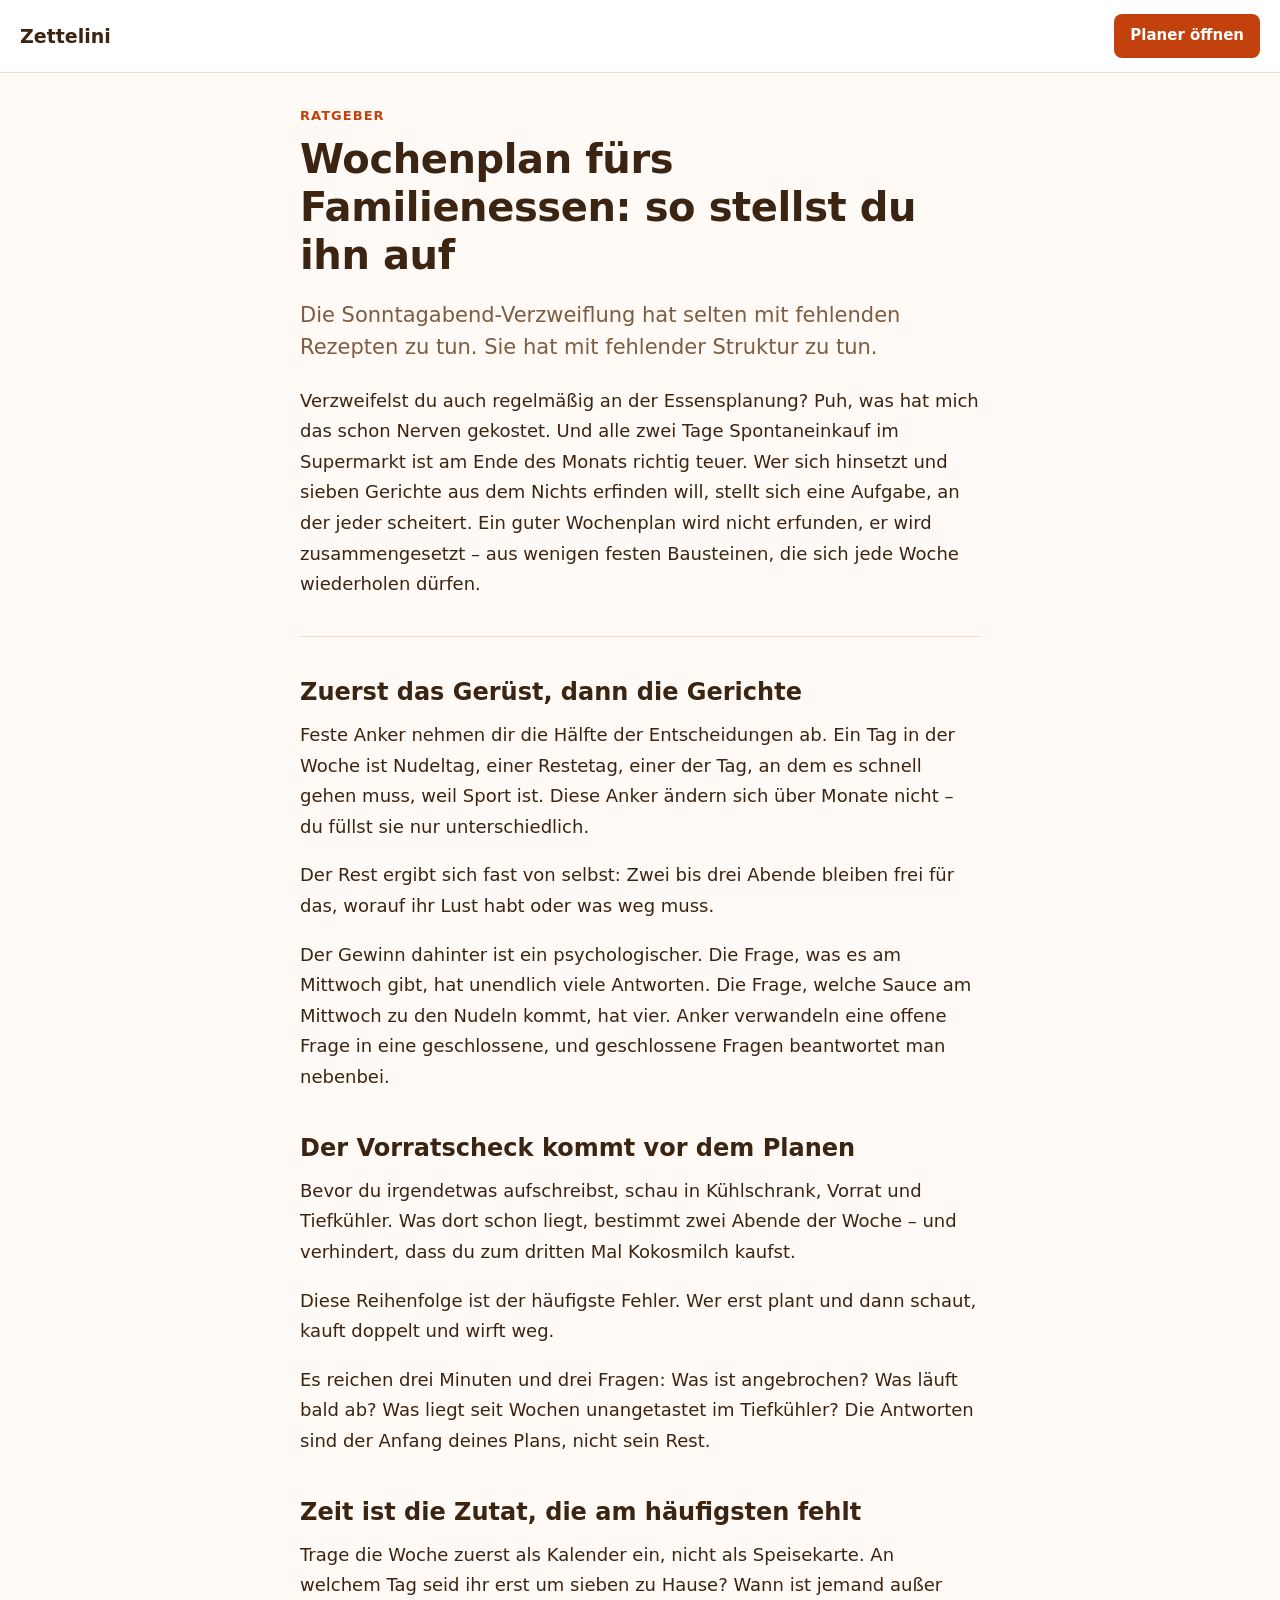
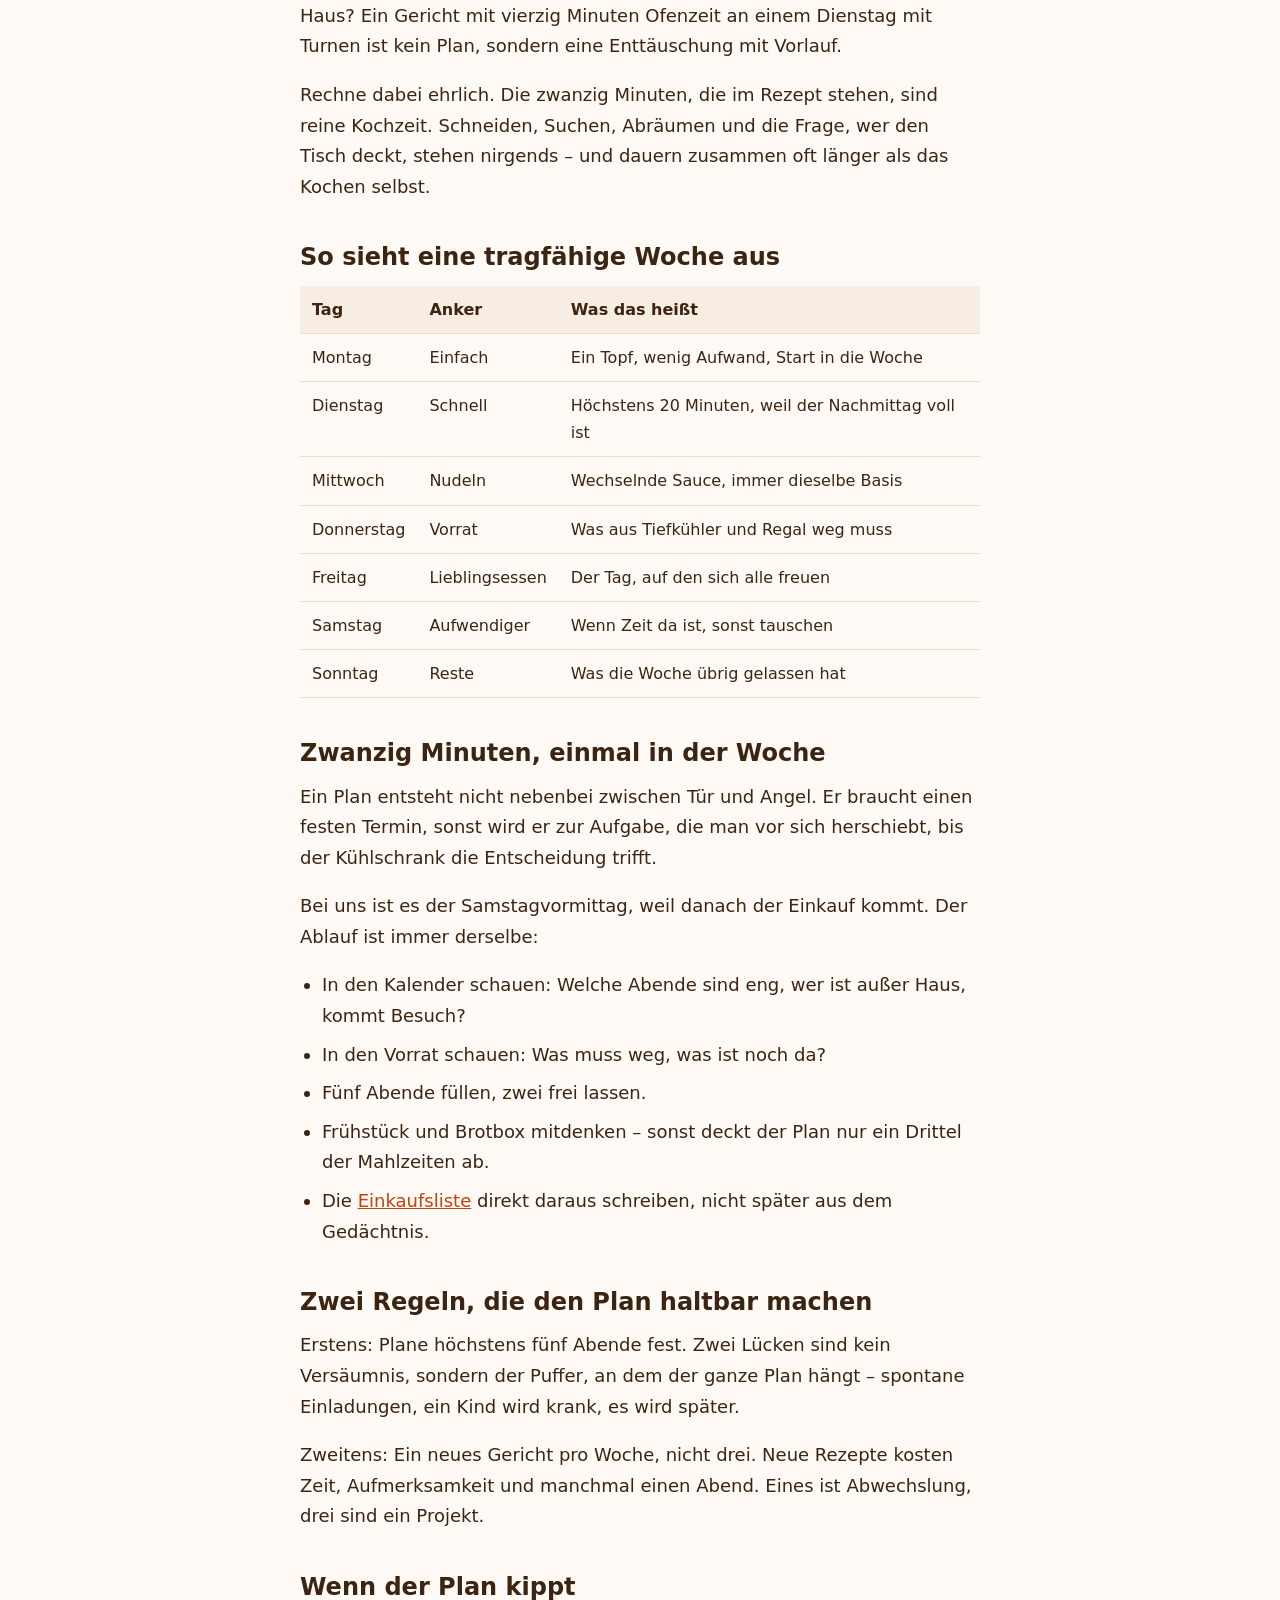
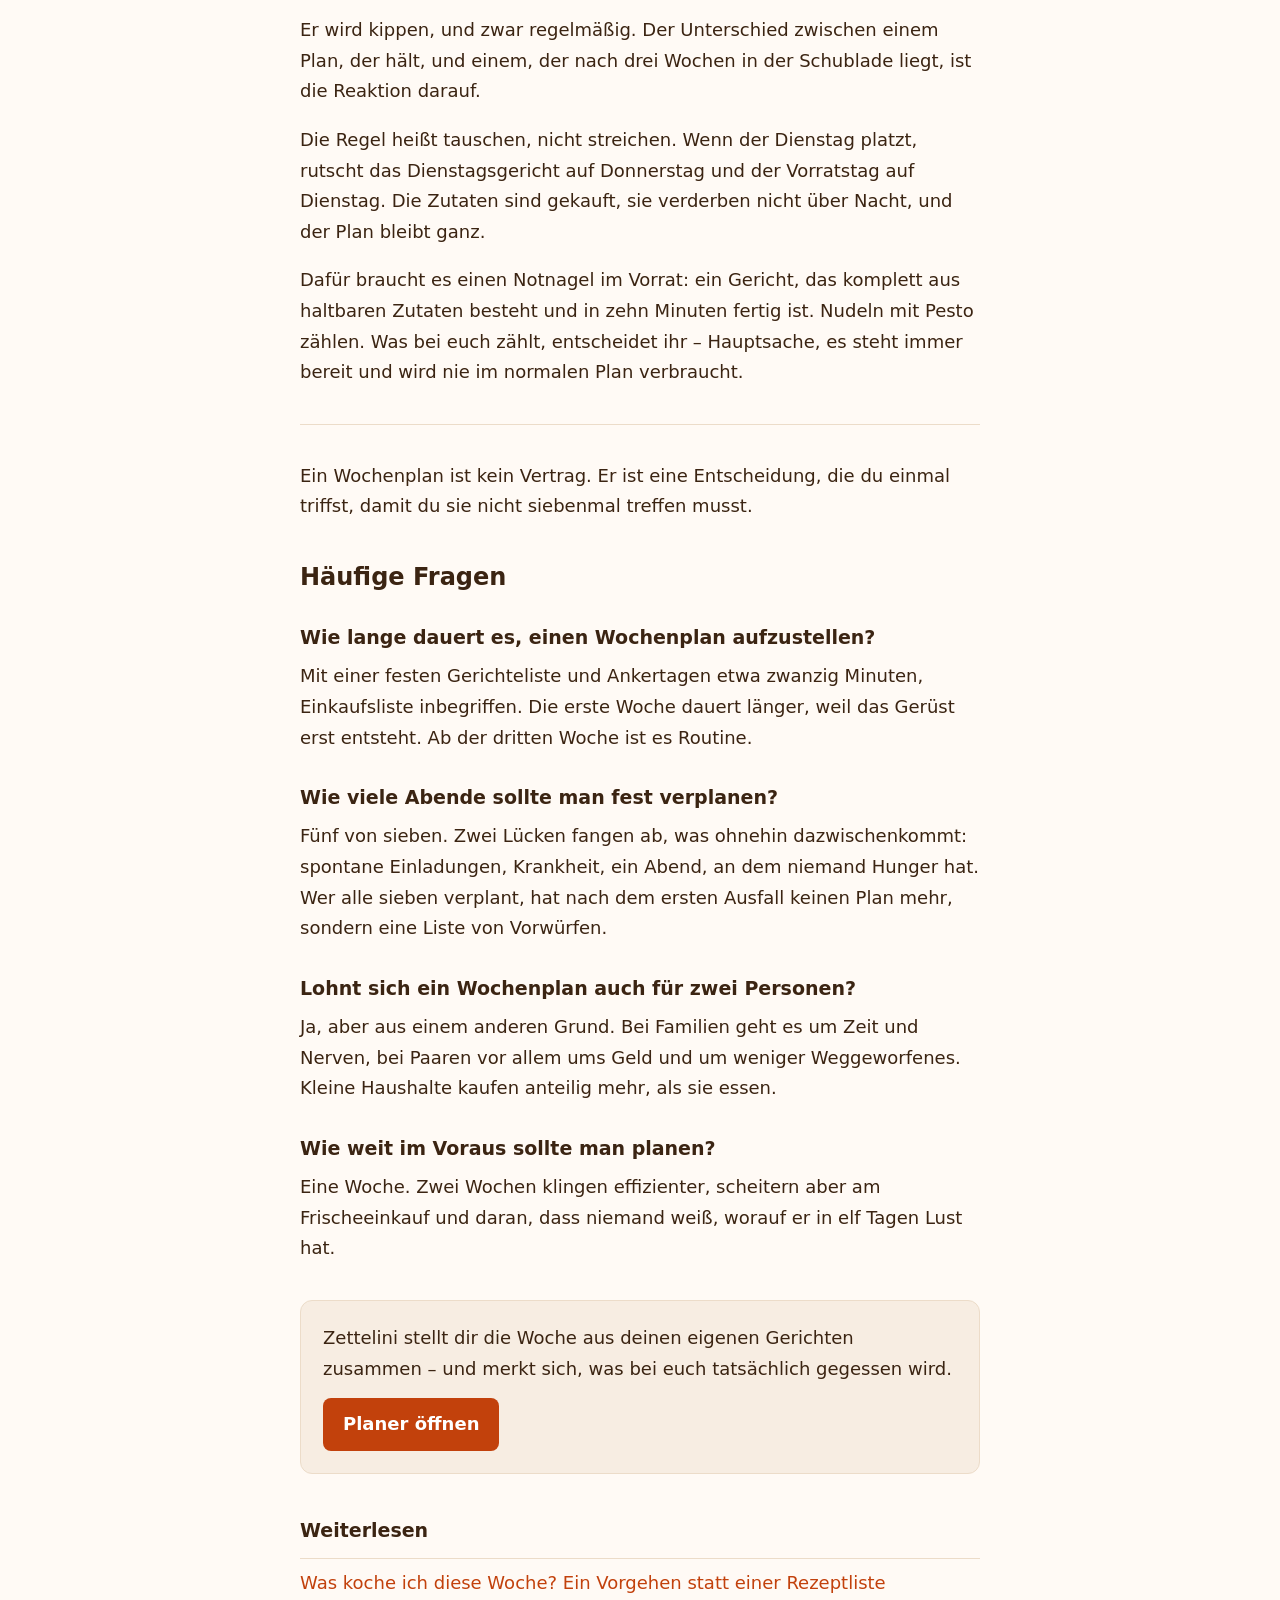
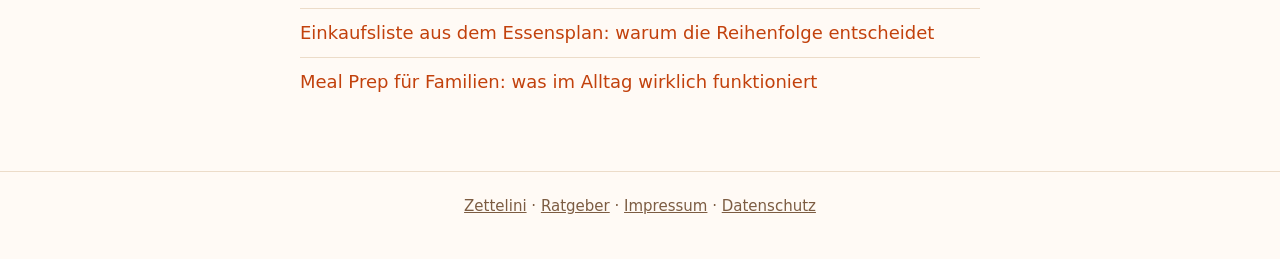
<file: ratgeber/wochenplan-erstellen/index.html>
<!DOCTYPE html>
<html lang="de">
<head>
<meta charset="UTF-8">
<meta name="viewport" content="width=device-width, initial-scale=1.0">
<title>Wochenplan fürs Familienessen: so stellst du ihn auf | Zettelini</title>
<meta name="description" content="Essensplan für die Woche aufstellen: mit festen Ankertagen, Vorratscheck und realistischen Zeitfenstern statt sieben frei erfundenen Gerichten.">
<link rel="canonical" href="https://zettelini.de/ratgeber/wochenplan-erstellen/">
<meta property="og:type" content="article">
<meta property="og:site_name" content="Zettelini">
<meta property="og:locale" content="de_DE">
<meta property="og:url" content="https://zettelini.de/ratgeber/wochenplan-erstellen/">
<meta property="og:title" content="Wochenplan fürs Familienessen: so stellst du ihn auf">
<meta property="og:description" content="Ein Gerüst mit festen Ankern schlägt sieben frei erfundene Gerichte.">
<meta name="twitter:card" content="summary">
<link rel="stylesheet" href="../ratgeber.css">
<script defer src="../../zaehler.js"></script>
<script type="application/ld+json">
{
  "@context": "https://schema.org",
  "@type": "Article",
  "headline": "Wochenplan fürs Familienessen: so stellst du ihn auf",
  "description": "Essensplan für die Woche aufstellen: mit festen Ankertagen, Vorratscheck und realistischen Zeitfenstern statt sieben frei erfundenen Gerichten.",
  "inLanguage": "de",
  "datePublished": "2026-08-21",
  "dateModified": "2026-09-05",
  "author": {
    "@type": "Person",
    "name": "Tom Schönknecht"
  },
  "publisher": {
    "@type": "Organization",
    "name": "Zettelini"
  },
  "mainEntityOfPage": "https://zettelini.de/ratgeber/wochenplan-erstellen/"
}
</script>
<script type="application/ld+json">
{
  "@context": "https://schema.org",
  "@type": "FAQPage",
  "mainEntity": [
    {
      "@type": "Question",
      "name": "Wie lange dauert es, einen Wochenplan aufzustellen?",
      "acceptedAnswer": {
        "@type": "Answer",
        "text": "Mit einer festen Gerichteliste und Ankertagen etwa zwanzig Minuten, Einkaufsliste inbegriffen. Die erste Woche dauert länger, weil das Gerüst erst entsteht. Ab der dritten Woche ist es Routine."
      }
    },
    {
      "@type": "Question",
      "name": "Wie viele Abende sollte man fest verplanen?",
      "acceptedAnswer": {
        "@type": "Answer",
        "text": "Fünf von sieben. Zwei Lücken fangen ab, was ohnehin dazwischenkommt: spontane Einladungen, Krankheit, ein Abend, an dem niemand Hunger hat. Wer alle sieben verplant, hat nach dem ersten Ausfall keinen Plan mehr, sondern eine Liste von Vorwürfen."
      }
    },
    {
      "@type": "Question",
      "name": "Lohnt sich ein Wochenplan auch für zwei Personen?",
      "acceptedAnswer": {
        "@type": "Answer",
        "text": "Ja, aber aus einem anderen Grund. Bei Familien geht es um Zeit und Nerven, bei Paaren vor allem ums Geld und um weniger Weggeworfenes. Kleine Haushalte kaufen anteilig mehr, als sie essen."
      }
    },
    {
      "@type": "Question",
      "name": "Wie weit im Voraus sollte man planen?",
      "acceptedAnswer": {
        "@type": "Answer",
        "text": "Eine Woche. Zwei Wochen klingen effizienter, scheitern aber am Frischeeinkauf und daran, dass niemand weiß, worauf er in elf Tagen Lust hat."
      }
    }
  ]
}
</script>
</head>
<body>

<header class="nav">
  <a class="nav-brand" href="../../">Zettelini</a>
  <a class="nav-cta" href="../../app/?von=ratgeber">Planer öffnen</a>
</header>
<div class="wrap">
<article>
  <div class="eyebrow">Ratgeber</div>
  <h1>Wochenplan fürs Familienessen: so stellst du ihn auf</h1>

  <p class="lead">Die Sonntagabend-Verzweiflung hat selten mit fehlenden Rezepten zu tun. Sie hat mit fehlender Struktur zu tun.</p>
  <p>Verzweifelst du auch regelmäßig an der Essensplanung? Puh, was hat mich das schon Nerven gekostet. Und alle zwei Tage Spontaneinkauf im Supermarkt ist am Ende des Monats richtig teuer. Wer sich hinsetzt und sieben Gerichte aus dem Nichts erfinden will, stellt sich eine Aufgabe, an der jeder scheitert. Ein guter Wochenplan wird nicht erfunden, er wird zusammengesetzt – aus wenigen festen Bausteinen, die sich jede Woche wiederholen dürfen.</p>

  <hr class="sep">

  <h2>Zuerst das Gerüst, dann die Gerichte</h2>
  <p>Feste Anker nehmen dir die Hälfte der Entscheidungen ab. Ein Tag in der Woche ist Nudeltag, einer Restetag, einer der Tag, an dem es schnell gehen muss, weil Sport ist. Diese Anker ändern sich über Monate nicht – du füllst sie nur unterschiedlich.</p>
  <p>Der Rest ergibt sich fast von selbst: Zwei bis drei Abende bleiben frei für das, worauf ihr Lust habt oder was weg muss.</p>
  <p>Der Gewinn dahinter ist ein psychologischer. Die Frage, was es am Mittwoch gibt, hat unendlich viele Antworten. Die Frage, welche Sauce am Mittwoch zu den Nudeln kommt, hat vier. Anker verwandeln eine offene Frage in eine geschlossene, und geschlossene Fragen beantwortet man nebenbei.</p>

  <h2>Der Vorratscheck kommt vor dem Planen</h2>
  <p>Bevor du irgendetwas aufschreibst, schau in Kühlschrank, Vorrat und Tiefkühler. Was dort schon liegt, bestimmt zwei Abende der Woche – und verhindert, dass du zum dritten Mal Kokosmilch kaufst.</p>
  <p>Diese Reihenfolge ist der häufigste Fehler. Wer erst plant und dann schaut, kauft doppelt und wirft weg.</p>
  <p>Es reichen drei Minuten und drei Fragen: Was ist angebrochen? Was läuft bald ab? Was liegt seit Wochen unangetastet im Tiefkühler? Die Antworten sind der Anfang deines Plans, nicht sein Rest.</p>

  <h2>Zeit ist die Zutat, die am häufigsten fehlt</h2>
  <p>Trage die Woche zuerst als Kalender ein, nicht als Speisekarte. An welchem Tag seid ihr erst um sieben zu Hause? Wann ist jemand außer Haus? Ein Gericht mit vierzig Minuten Ofenzeit an einem Dienstag mit Turnen ist kein Plan, sondern eine Enttäuschung mit Vorlauf.</p>
  <p>Rechne dabei ehrlich. Die zwanzig Minuten, die im Rezept stehen, sind reine Kochzeit. Schneiden, Suchen, Abräumen und die Frage, wer den Tisch deckt, stehen nirgends – und dauern zusammen oft länger als das Kochen selbst.</p>

  <h2>So sieht eine tragfähige Woche aus</h2>
  <div class="tbl-wrap">
  <table>
    <thead><tr><th>Tag</th><th>Anker</th><th>Was das heißt</th></tr></thead>
    <tbody>
      <tr><td>Montag</td><td>Einfach</td><td>Ein Topf, wenig Aufwand, Start in die Woche</td></tr>
      <tr><td>Dienstag</td><td>Schnell</td><td>Höchstens 20 Minuten, weil der Nachmittag voll ist</td></tr>
      <tr><td>Mittwoch</td><td>Nudeln</td><td>Wechselnde Sauce, immer dieselbe Basis</td></tr>
      <tr><td>Donnerstag</td><td>Vorrat</td><td>Was aus Tiefkühler und Regal weg muss</td></tr>
      <tr><td>Freitag</td><td>Lieblingsessen</td><td>Der Tag, auf den sich alle freuen</td></tr>
      <tr><td>Samstag</td><td>Aufwendiger</td><td>Wenn Zeit da ist, sonst tauschen</td></tr>
      <tr><td>Sonntag</td><td>Reste</td><td>Was die Woche übrig gelassen hat</td></tr>
    </tbody>
  </table>
  </div>

  <h2>Zwanzig Minuten, einmal in der Woche</h2>
  <p>Ein Plan entsteht nicht nebenbei zwischen Tür und Angel. Er braucht einen festen Termin, sonst wird er zur Aufgabe, die man vor sich herschiebt, bis der Kühlschrank die Entscheidung trifft.</p>
  <p>Bei uns ist es der Samstagvormittag, weil danach der Einkauf kommt. Der Ablauf ist immer derselbe:</p>
  <ul>
    <li>In den Kalender schauen: Welche Abende sind eng, wer ist außer Haus, kommt Besuch?</li>
    <li>In den Vorrat schauen: Was muss weg, was ist noch da?</li>
    <li>Fünf Abende füllen, zwei frei lassen.</li>
    <li>Frühstück und Brotbox mitdenken – sonst deckt der Plan nur ein Drittel der Mahlzeiten ab.</li>
    <li>Die <a href="../einkaufsliste-erstellen/">Einkaufsliste</a> direkt daraus schreiben, nicht später aus dem Gedächtnis.</li>
  </ul>

  <h2>Zwei Regeln, die den Plan haltbar machen</h2>
  <p>Erstens: Plane höchstens fünf Abende fest. Zwei Lücken sind kein Versäumnis, sondern der Puffer, an dem der ganze Plan hängt – spontane Einladungen, ein Kind wird krank, es wird später.</p>
  <p>Zweitens: Ein neues Gericht pro Woche, nicht drei. Neue Rezepte kosten Zeit, Aufmerksamkeit und manchmal einen Abend. Eines ist Abwechslung, drei sind ein Projekt.</p>

  <h2>Wenn der Plan kippt</h2>
  <p>Er wird kippen, und zwar regelmäßig. Der Unterschied zwischen einem Plan, der hält, und einem, der nach drei Wochen in der Schublade liegt, ist die Reaktion darauf.</p>
  <p>Die Regel heißt tauschen, nicht streichen. Wenn der Dienstag platzt, rutscht das Dienstagsgericht auf Donnerstag und der Vorratstag auf Dienstag. Die Zutaten sind gekauft, sie verderben nicht über Nacht, und der Plan bleibt ganz.</p>
  <p>Dafür braucht es einen Notnagel im Vorrat: ein Gericht, das komplett aus haltbaren Zutaten besteht und in zehn Minuten fertig ist. Nudeln mit Pesto zählen. Was bei euch zählt, entscheidet ihr – Hauptsache, es steht immer bereit und wird nie im normalen Plan verbraucht.</p>

  <hr class="sep">

  <p>Ein Wochenplan ist kein Vertrag. Er ist eine Entscheidung, die du einmal triffst, damit du sie nicht siebenmal treffen musst.</p>

  <h2>Häufige Fragen</h2>
  <h3>Wie lange dauert es, einen Wochenplan aufzustellen?</h3>
  <p>Mit einer festen Gerichteliste und Ankertagen etwa zwanzig Minuten, Einkaufsliste inbegriffen. Die erste Woche dauert länger, weil das Gerüst erst entsteht. Ab der dritten Woche ist es Routine.</p>
  <h3>Wie viele Abende sollte man fest verplanen?</h3>
  <p>Fünf von sieben. Zwei Lücken fangen ab, was ohnehin dazwischenkommt: spontane Einladungen, Krankheit, ein Abend, an dem niemand Hunger hat. Wer alle sieben verplant, hat nach dem ersten Ausfall keinen Plan mehr, sondern eine Liste von Vorwürfen.</p>
  <h3>Lohnt sich ein Wochenplan auch für zwei Personen?</h3>
  <p>Ja, aber aus einem anderen Grund. Bei Familien geht es um Zeit und Nerven, bei Paaren vor allem ums Geld und um weniger Weggeworfenes. Kleine Haushalte kaufen anteilig mehr, als sie essen.</p>
  <h3>Wie weit im Voraus sollte man planen?</h3>
  <p>Eine Woche. Zwei Wochen klingen effizienter, scheitern aber am Frischeeinkauf und daran, dass niemand weiß, worauf er in elf Tagen Lust hat.</p>

  <div class="cta-box">
    <p>Zettelini stellt dir die Woche aus deinen eigenen Gerichten zusammen – und merkt sich, was bei euch tatsächlich gegessen wird.</p>
    <a class="cta-btn" href="../../app/?von=artikel">Planer öffnen</a>
  </div>

  <div class="related">
    <h3>Weiterlesen</h3>
    <a href="../was-koche-ich-diese-woche/">Was koche ich diese Woche? Ein Vorgehen statt einer Rezeptliste</a>
    <a href="../einkaufsliste-erstellen/">Einkaufsliste aus dem Essensplan: warum die Reihenfolge entscheidet</a>
    <a href="../meal-prep-familie/">Meal Prep für Familien: was im Alltag wirklich funktioniert</a>
  </div>
</article>
</div>

<footer>
  <a href="../../">Zettelini</a> · <a href="../">Ratgeber</a> · <a href="../../impressum/">Impressum</a> · <a href="../../datenschutz/">Datenschutz</a>
</footer>

</body>
</html>
</file>
<file: schriften/schriften.css>
/* Inter und Caveat, lokal ausgeliefert.
 * Vorher kamen beide direkt von fonts.googleapis.com – das überträgt die IP-Adresse
 * jedes Besuchers an Google in die USA, ohne dass jemand zugestimmt hätte.
 * Quelle: Google Fonts, Lizenz SIL Open Font License 1.1 (frei verwendbar, auch kommerziell).
 * Nur die Subsets latin und latin-ext – Kyrillisch, Griechisch und Vietnamesisch
 * braucht eine deutschsprachige Seite nicht.
 */

/* latin-ext */
@font-face {
  font-family: 'Caveat';
  font-style: normal;
  font-weight: 500;
  font-display: swap;
  src: url(./caveat-latin-ext.woff2) format('woff2');
  unicode-range: U+0100-02BA, U+02BD-02C5, U+02C7-02CC, U+02CE-02D7, U+02DD-02FF, U+0304, U+0308, U+0329, U+1D00-1DBF, U+1E00-1E9F, U+1EF2-1EFF, U+2020, U+20A0-20AB, U+20AD-20C0, U+2113, U+2C60-2C7F, U+A720-A7FF;
}

/* latin */
@font-face {
  font-family: 'Caveat';
  font-style: normal;
  font-weight: 500;
  font-display: swap;
  src: url(./caveat-latin.woff2) format('woff2');
  unicode-range: U+0000-00FF, U+0131, U+0152-0153, U+02BB-02BC, U+02C6, U+02DA, U+02DC, U+0304, U+0308, U+0329, U+2000-206F, U+20AC, U+2122, U+2191, U+2193, U+2212, U+2215, U+FEFF, U+FFFD;
}

/* latin-ext */
@font-face {
  font-family: 'Caveat';
  font-style: normal;
  font-weight: 600;
  font-display: swap;
  src: url(./caveat-latin-ext.woff2) format('woff2');
  unicode-range: U+0100-02BA, U+02BD-02C5, U+02C7-02CC, U+02CE-02D7, U+02DD-02FF, U+0304, U+0308, U+0329, U+1D00-1DBF, U+1E00-1E9F, U+1EF2-1EFF, U+2020, U+20A0-20AB, U+20AD-20C0, U+2113, U+2C60-2C7F, U+A720-A7FF;
}

/* latin */
@font-face {
  font-family: 'Caveat';
  font-style: normal;
  font-weight: 600;
  font-display: swap;
  src: url(./caveat-latin.woff2) format('woff2');
  unicode-range: U+0000-00FF, U+0131, U+0152-0153, U+02BB-02BC, U+02C6, U+02DA, U+02DC, U+0304, U+0308, U+0329, U+2000-206F, U+20AC, U+2122, U+2191, U+2193, U+2212, U+2215, U+FEFF, U+FFFD;
}

/* latin-ext */
@font-face {
  font-family: 'Caveat';
  font-style: normal;
  font-weight: 700;
  font-display: swap;
  src: url(./caveat-latin-ext.woff2) format('woff2');
  unicode-range: U+0100-02BA, U+02BD-02C5, U+02C7-02CC, U+02CE-02D7, U+02DD-02FF, U+0304, U+0308, U+0329, U+1D00-1DBF, U+1E00-1E9F, U+1EF2-1EFF, U+2020, U+20A0-20AB, U+20AD-20C0, U+2113, U+2C60-2C7F, U+A720-A7FF;
}

/* latin */
@font-face {
  font-family: 'Caveat';
  font-style: normal;
  font-weight: 700;
  font-display: swap;
  src: url(./caveat-latin.woff2) format('woff2');
  unicode-range: U+0000-00FF, U+0131, U+0152-0153, U+02BB-02BC, U+02C6, U+02DA, U+02DC, U+0304, U+0308, U+0329, U+2000-206F, U+20AC, U+2122, U+2191, U+2193, U+2212, U+2215, U+FEFF, U+FFFD;
}

/* latin-ext */
@font-face {
  font-family: 'Inter';
  font-style: normal;
  font-weight: 400;
  font-display: swap;
  src: url(./inter-latin-ext.woff2) format('woff2');
  unicode-range: U+0100-02BA, U+02BD-02C5, U+02C7-02CC, U+02CE-02D7, U+02DD-02FF, U+0304, U+0308, U+0329, U+1D00-1DBF, U+1E00-1E9F, U+1EF2-1EFF, U+2020, U+20A0-20AB, U+20AD-20C0, U+2113, U+2C60-2C7F, U+A720-A7FF;
}

/* latin */
@font-face {
  font-family: 'Inter';
  font-style: normal;
  font-weight: 400;
  font-display: swap;
  src: url(./inter-latin.woff2) format('woff2');
  unicode-range: U+0000-00FF, U+0131, U+0152-0153, U+02BB-02BC, U+02C6, U+02DA, U+02DC, U+0304, U+0308, U+0329, U+2000-206F, U+20AC, U+2122, U+2191, U+2193, U+2212, U+2215, U+FEFF, U+FFFD;
}

/* latin-ext */
@font-face {
  font-family: 'Inter';
  font-style: normal;
  font-weight: 500;
  font-display: swap;
  src: url(./inter-latin-ext.woff2) format('woff2');
  unicode-range: U+0100-02BA, U+02BD-02C5, U+02C7-02CC, U+02CE-02D7, U+02DD-02FF, U+0304, U+0308, U+0329, U+1D00-1DBF, U+1E00-1E9F, U+1EF2-1EFF, U+2020, U+20A0-20AB, U+20AD-20C0, U+2113, U+2C60-2C7F, U+A720-A7FF;
}

/* latin */
@font-face {
  font-family: 'Inter';
  font-style: normal;
  font-weight: 500;
  font-display: swap;
  src: url(./inter-latin.woff2) format('woff2');
  unicode-range: U+0000-00FF, U+0131, U+0152-0153, U+02BB-02BC, U+02C6, U+02DA, U+02DC, U+0304, U+0308, U+0329, U+2000-206F, U+20AC, U+2122, U+2191, U+2193, U+2212, U+2215, U+FEFF, U+FFFD;
}

/* latin-ext */
@font-face {
  font-family: 'Inter';
  font-style: normal;
  font-weight: 600;
  font-display: swap;
  src: url(./inter-latin-ext.woff2) format('woff2');
  unicode-range: U+0100-02BA, U+02BD-02C5, U+02C7-02CC, U+02CE-02D7, U+02DD-02FF, U+0304, U+0308, U+0329, U+1D00-1DBF, U+1E00-1E9F, U+1EF2-1EFF, U+2020, U+20A0-20AB, U+20AD-20C0, U+2113, U+2C60-2C7F, U+A720-A7FF;
}

/* latin */
@font-face {
  font-family: 'Inter';
  font-style: normal;
  font-weight: 600;
  font-display: swap;
  src: url(./inter-latin.woff2) format('woff2');
  unicode-range: U+0000-00FF, U+0131, U+0152-0153, U+02BB-02BC, U+02C6, U+02DA, U+02DC, U+0304, U+0308, U+0329, U+2000-206F, U+20AC, U+2122, U+2191, U+2193, U+2212, U+2215, U+FEFF, U+FFFD;
}

/* latin-ext */
@font-face {
  font-family: 'Inter';
  font-style: normal;
  font-weight: 700;
  font-display: swap;
  src: url(./inter-latin-ext.woff2) format('woff2');
  unicode-range: U+0100-02BA, U+02BD-02C5, U+02C7-02CC, U+02CE-02D7, U+02DD-02FF, U+0304, U+0308, U+0329, U+1D00-1DBF, U+1E00-1E9F, U+1EF2-1EFF, U+2020, U+20A0-20AB, U+20AD-20C0, U+2113, U+2C60-2C7F, U+A720-A7FF;
}

/* latin */
@font-face {
  font-family: 'Inter';
  font-style: normal;
  font-weight: 700;
  font-display: swap;
  src: url(./inter-latin.woff2) format('woff2');
  unicode-range: U+0000-00FF, U+0131, U+0152-0153, U+02BB-02BC, U+02C6, U+02DA, U+02DC, U+0304, U+0308, U+0329, U+2000-206F, U+20AC, U+2122, U+2191, U+2193, U+2212, U+2215, U+FEFF, U+FFFD;
}
</file>
<file: ratgeber/ratgeber.css>
:root {
  --grund: #fffaf5;
  --text: #3b2412;
  --gedaempft: #7c5c42;
  --akzent: #c2410c;
  --gruen: #4d7c5a;
  --linie: #ecdcc9;
  --karte: #ffffff;
}

* { box-sizing: border-box; }

body {
  margin: 0;
  background: var(--grund);
  color: var(--text);
  font-family: 'Inter', 'Segoe UI', system-ui, sans-serif;
  font-size: 18px;
  line-height: 1.7;
  -webkit-font-smoothing: antialiased;
}

.nav {
  display: flex;
  justify-content: space-between;
  align-items: center;
  gap: 16px;
  padding: 14px 20px;
  border-bottom: 1px solid var(--linie);
  background: var(--karte);
  position: sticky;
  top: 0;
  z-index: 10;
}

.nav-brand {
  font-weight: 700;
  font-size: 19px;
  color: var(--text);
  text-decoration: none;
}

.nav-cta {
  background: var(--akzent);
  color: #fff;
  text-decoration: none;
  font-weight: 600;
  font-size: 15px;
  padding: 9px 16px;
  border-radius: 8px;
}

.wrap {
  max-width: 720px;
  margin: 0 auto;
  padding: 32px 20px 64px;
}

.eyebrow {
  text-transform: uppercase;
  letter-spacing: 0.08em;
  font-size: 13px;
  font-weight: 700;
  color: var(--akzent);
  margin-bottom: 8px;
}

h1 {
  font-size: 34px;
  line-height: 1.2;
  margin: 0 0 20px;
  letter-spacing: -0.01em;
}

h2 {
  font-size: 24px;
  line-height: 1.3;
  margin: 40px 0 12px;
}

h3 { font-size: 19px; margin: 28px 0 8px; }

p { margin: 0 0 18px; }

.lead {
  font-size: 21px;
  line-height: 1.55;
  color: var(--gedaempft);
  margin-bottom: 22px;
}

a { color: var(--akzent); }

.sep {
  border: 0;
  border-top: 1px solid var(--linie);
  margin: 36px 0;
}

.tbl-wrap { overflow-x: auto; margin: 0 0 22px; }

table {
  border-collapse: collapse;
  width: 100%;
  font-size: 16px;
  min-width: 460px;
}

th, td {
  text-align: left;
  padding: 10px 12px;
  border-bottom: 1px solid var(--linie);
  vertical-align: top;
}

th { background: #f7ede2; font-weight: 700; }

ul, ol { margin: 0 0 20px; padding-left: 22px; }
li { margin-bottom: 8px; }

.cta-box {
  background: #f7ede2;
  border: 1px solid var(--linie);
  border-radius: 12px;
  padding: 22px;
  margin: 36px 0;
}

.cta-box p { margin-bottom: 14px; }

.cta-btn {
  display: inline-block;
  background: var(--akzent);
  color: #fff;
  text-decoration: none;
  font-weight: 600;
  padding: 11px 20px;
  border-radius: 8px;
}

.related { margin-top: 40px; }
.related h3 { margin-bottom: 12px; }
.related a { display: block; padding: 9px 0; border-top: 1px solid var(--linie); text-decoration: none; }
.related a:hover { text-decoration: underline; }

.rg-liste { display: grid; gap: 14px; margin-top: 28px; }

.rg-card {
  display: block;
  background: var(--karte);
  border: 1px solid var(--linie);
  border-radius: 12px;
  padding: 20px;
  text-decoration: none;
  color: var(--text);
}

.rg-card:hover { border-color: var(--akzent); }
.rg-card h2 { margin: 0 0 6px; font-size: 20px; }
.rg-card p { margin: 0; color: var(--gedaempft); font-size: 16px; }

footer {
  border-top: 1px solid var(--linie);
  padding: 22px 20px 40px;
  text-align: center;
  color: var(--gedaempft);
  font-size: 15px;
}

footer a { color: var(--gedaempft); }

@media (min-width: 700px) {
  .rg-liste { grid-template-columns: 1fr 1fr; }
  h1 { font-size: 40px; }
}
</file>
